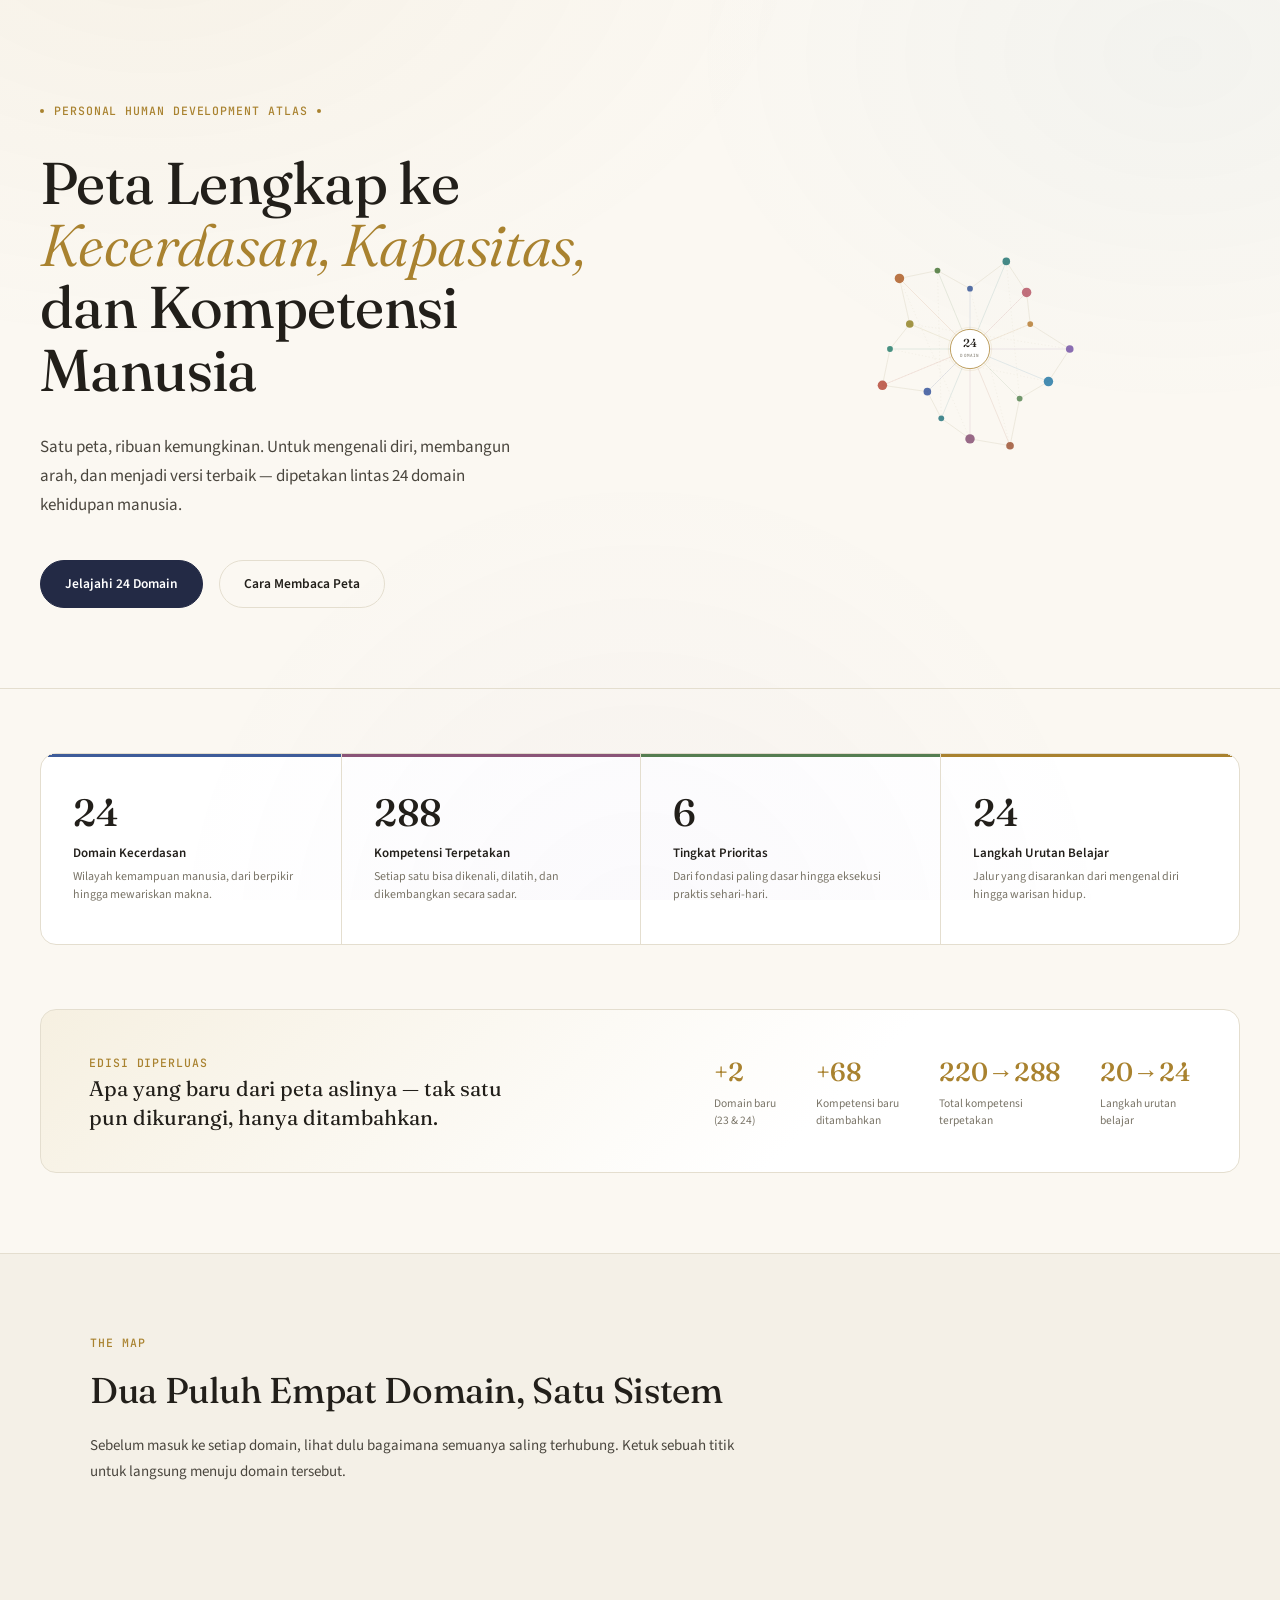
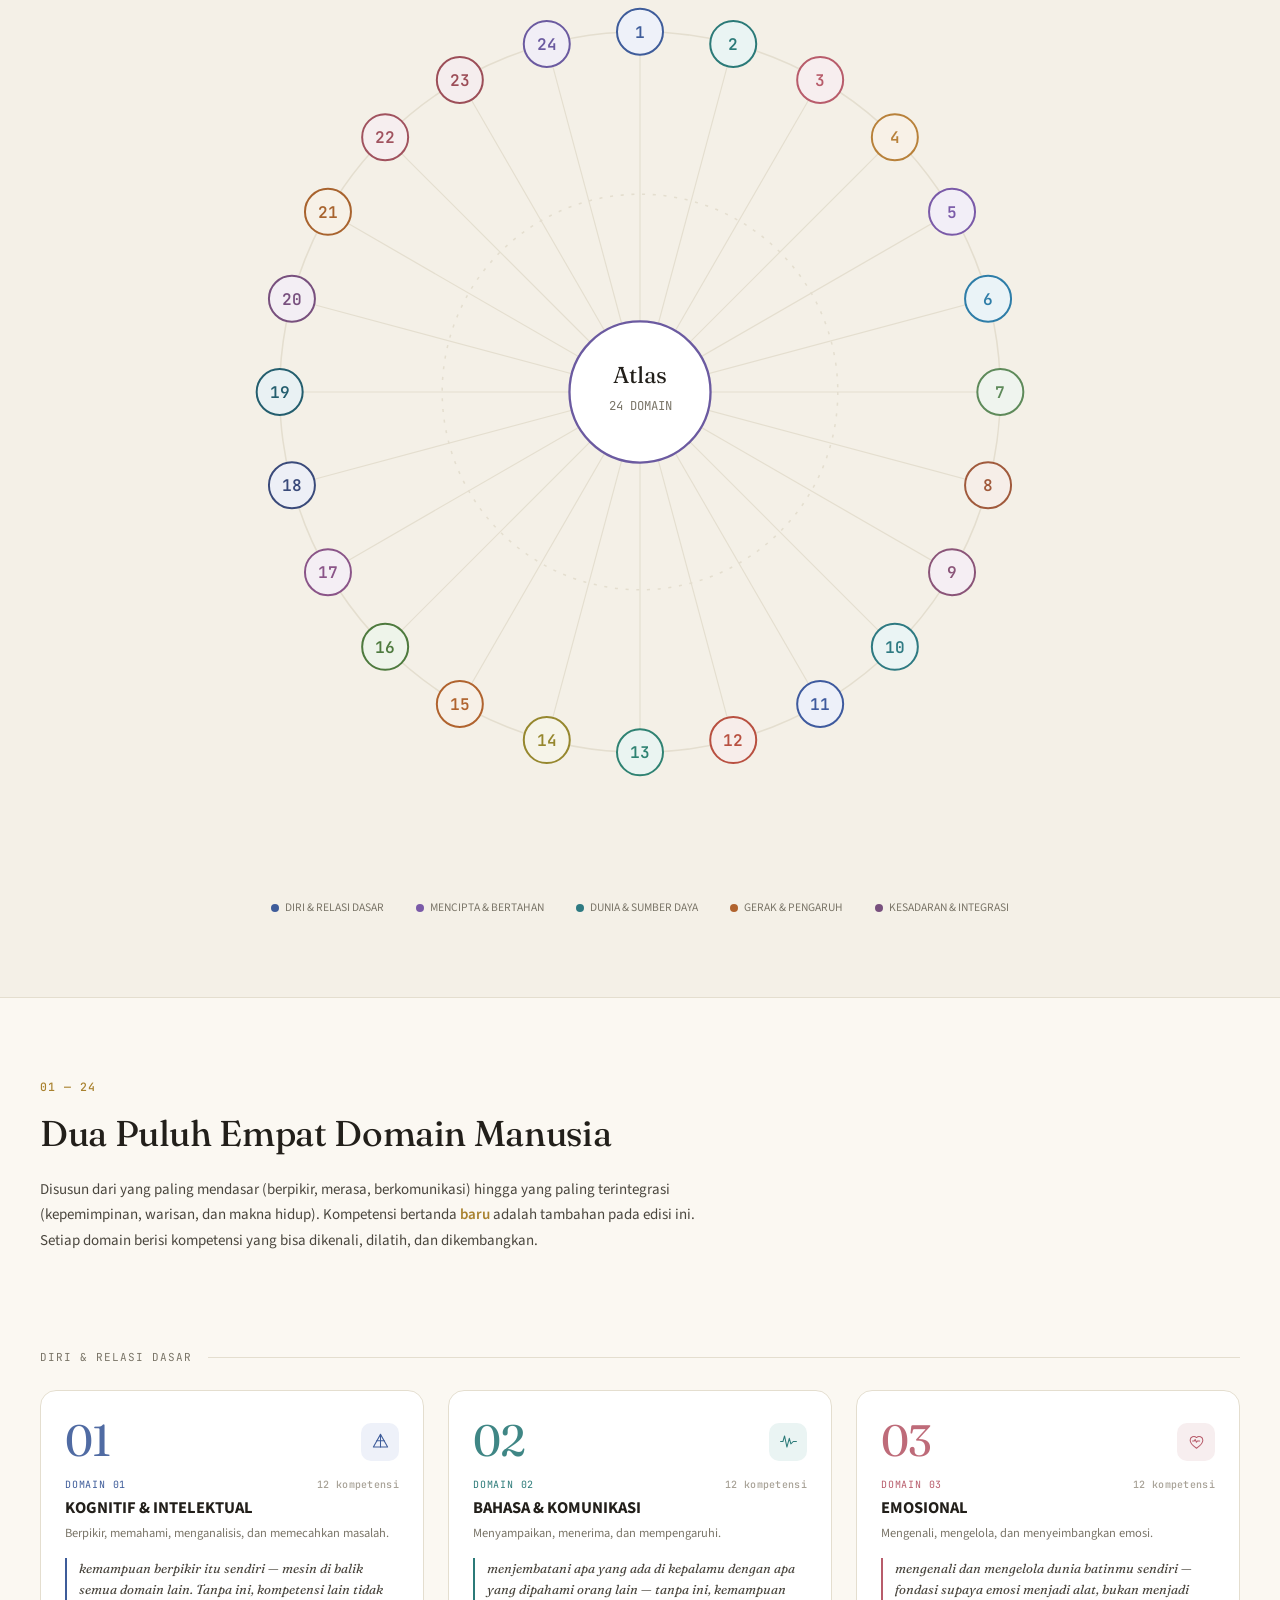
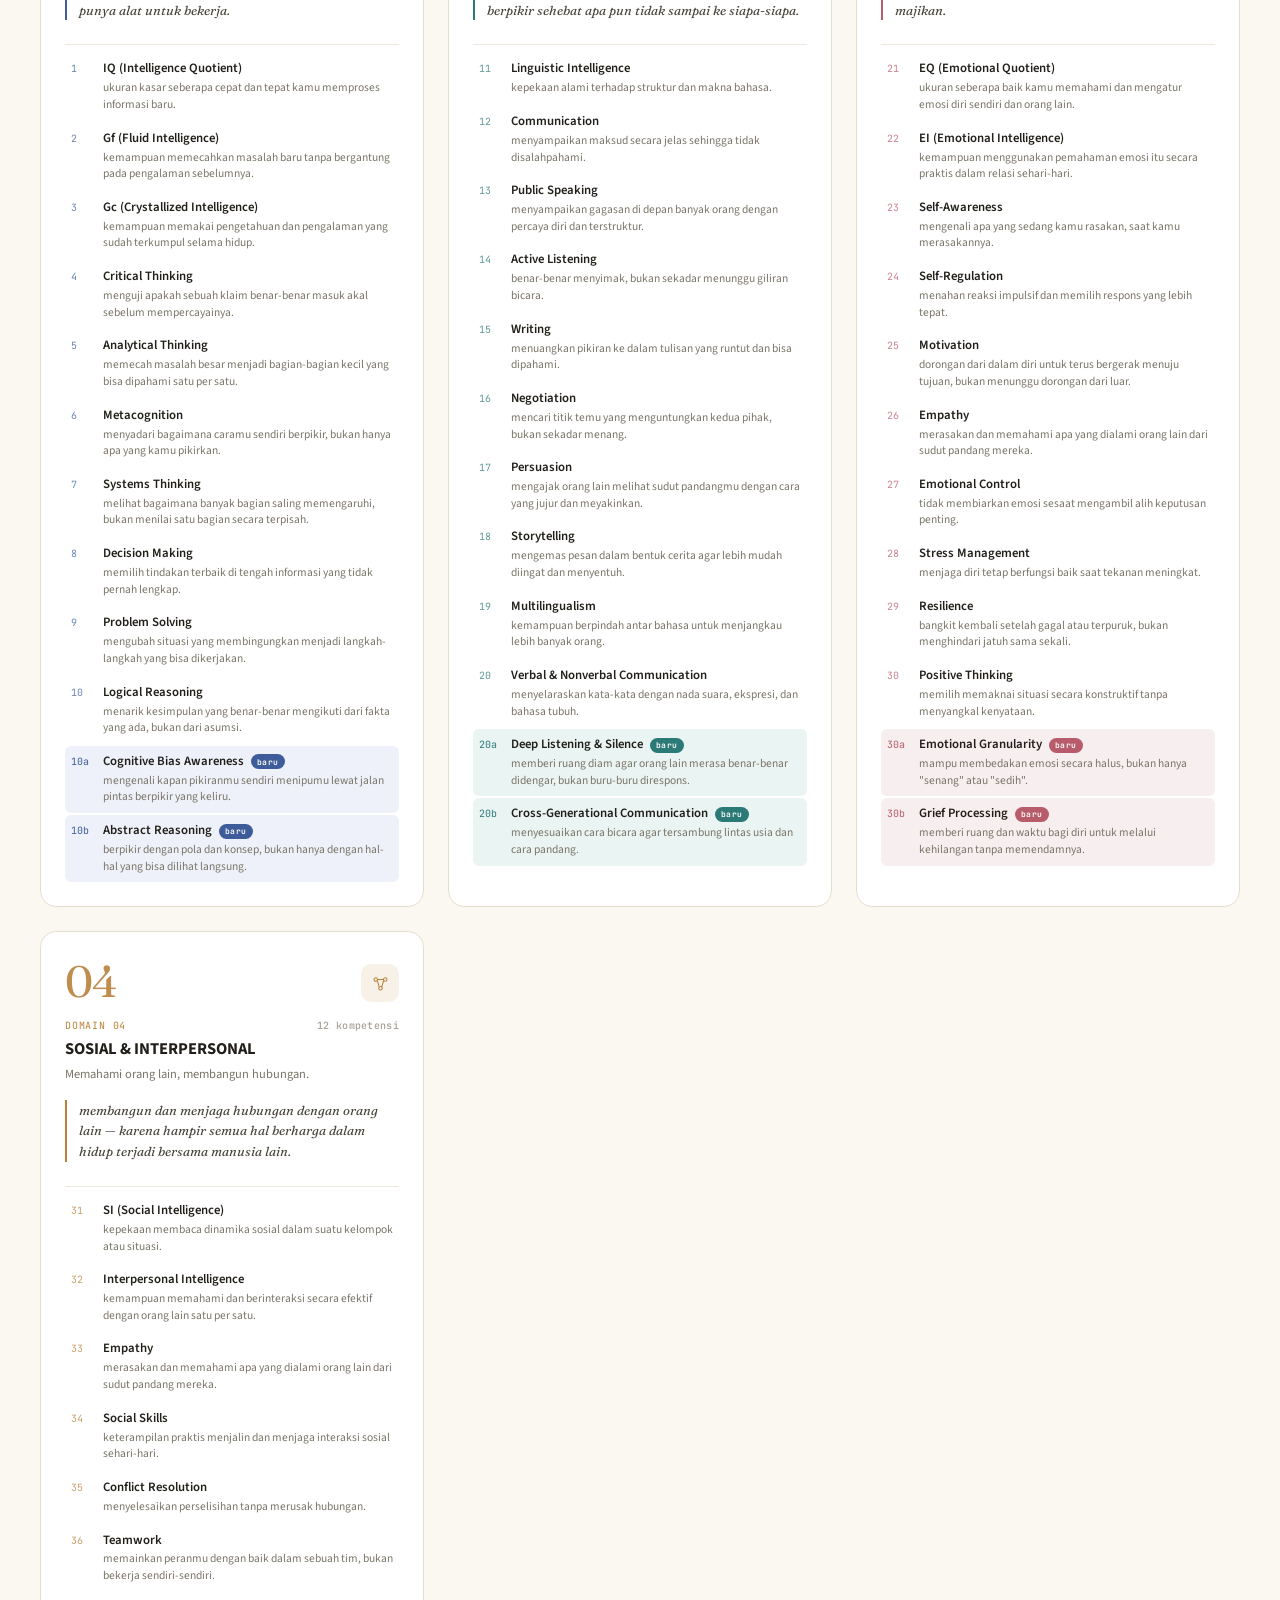
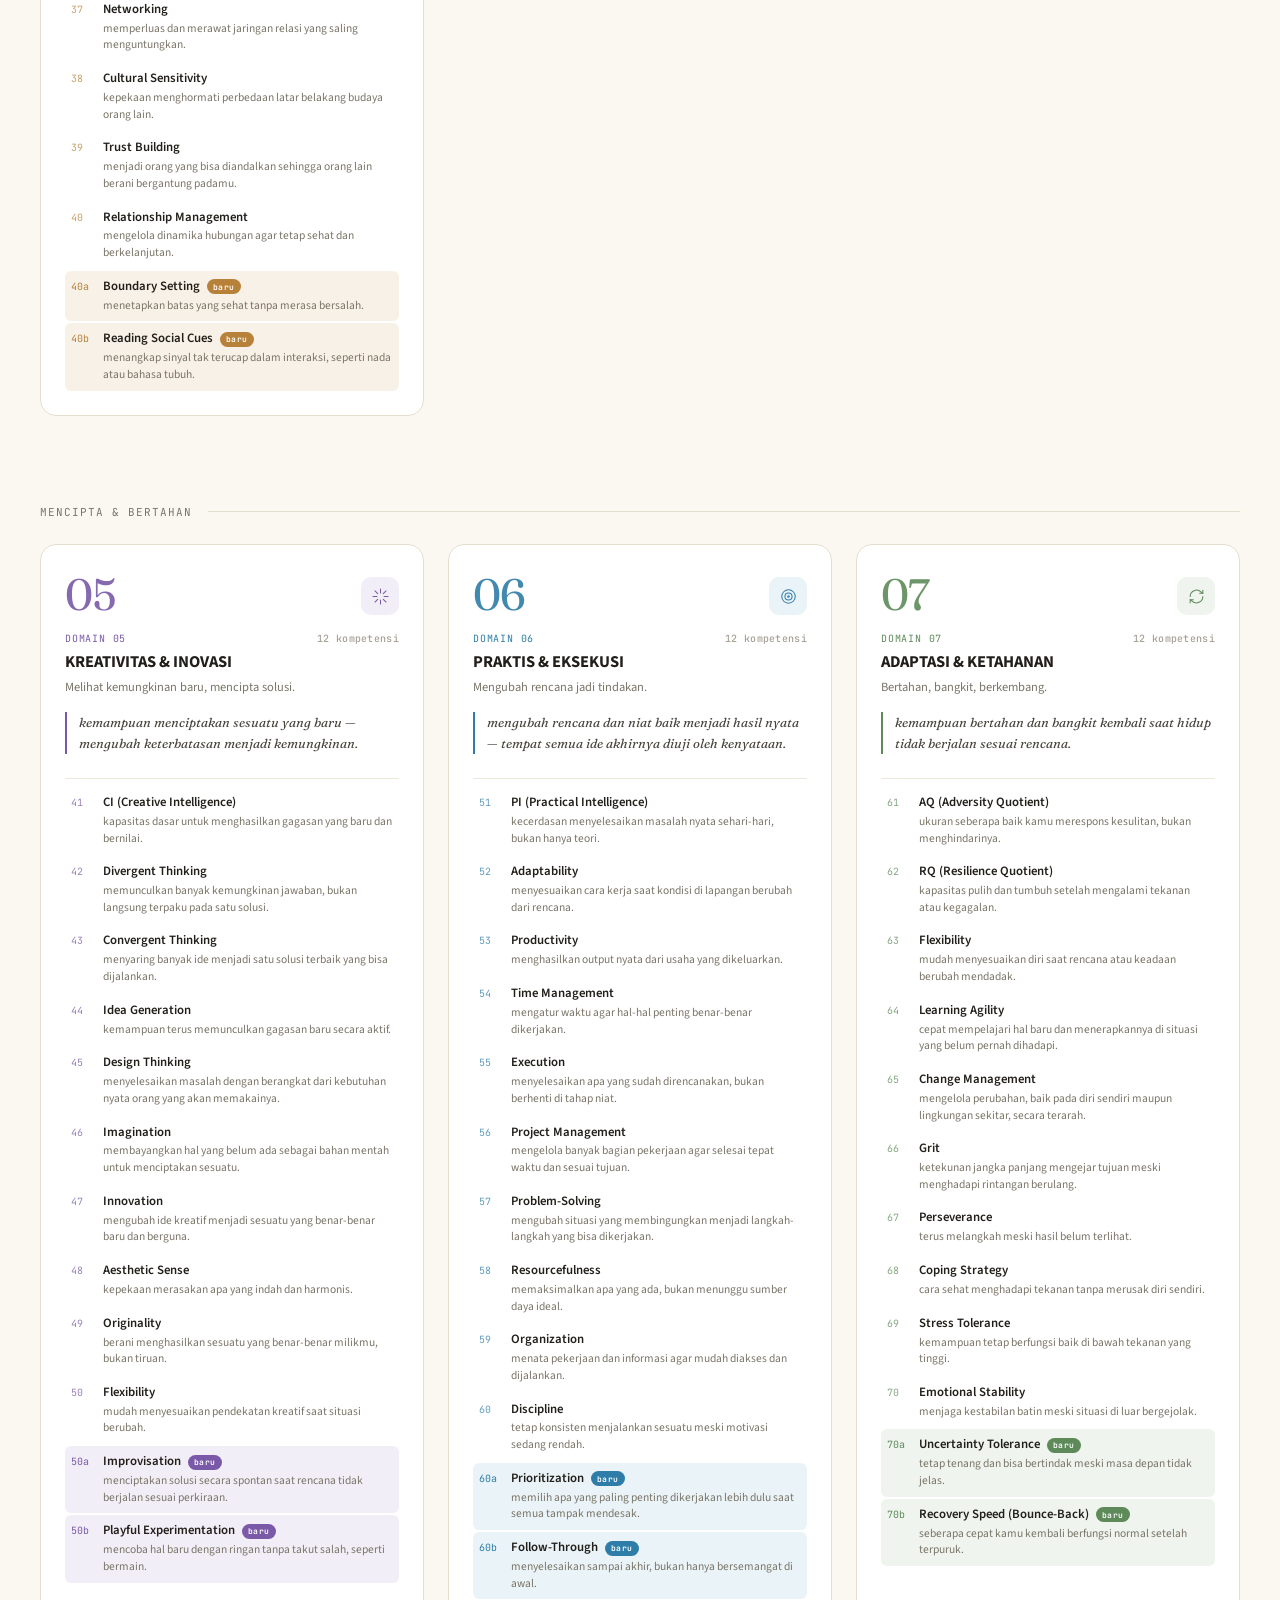
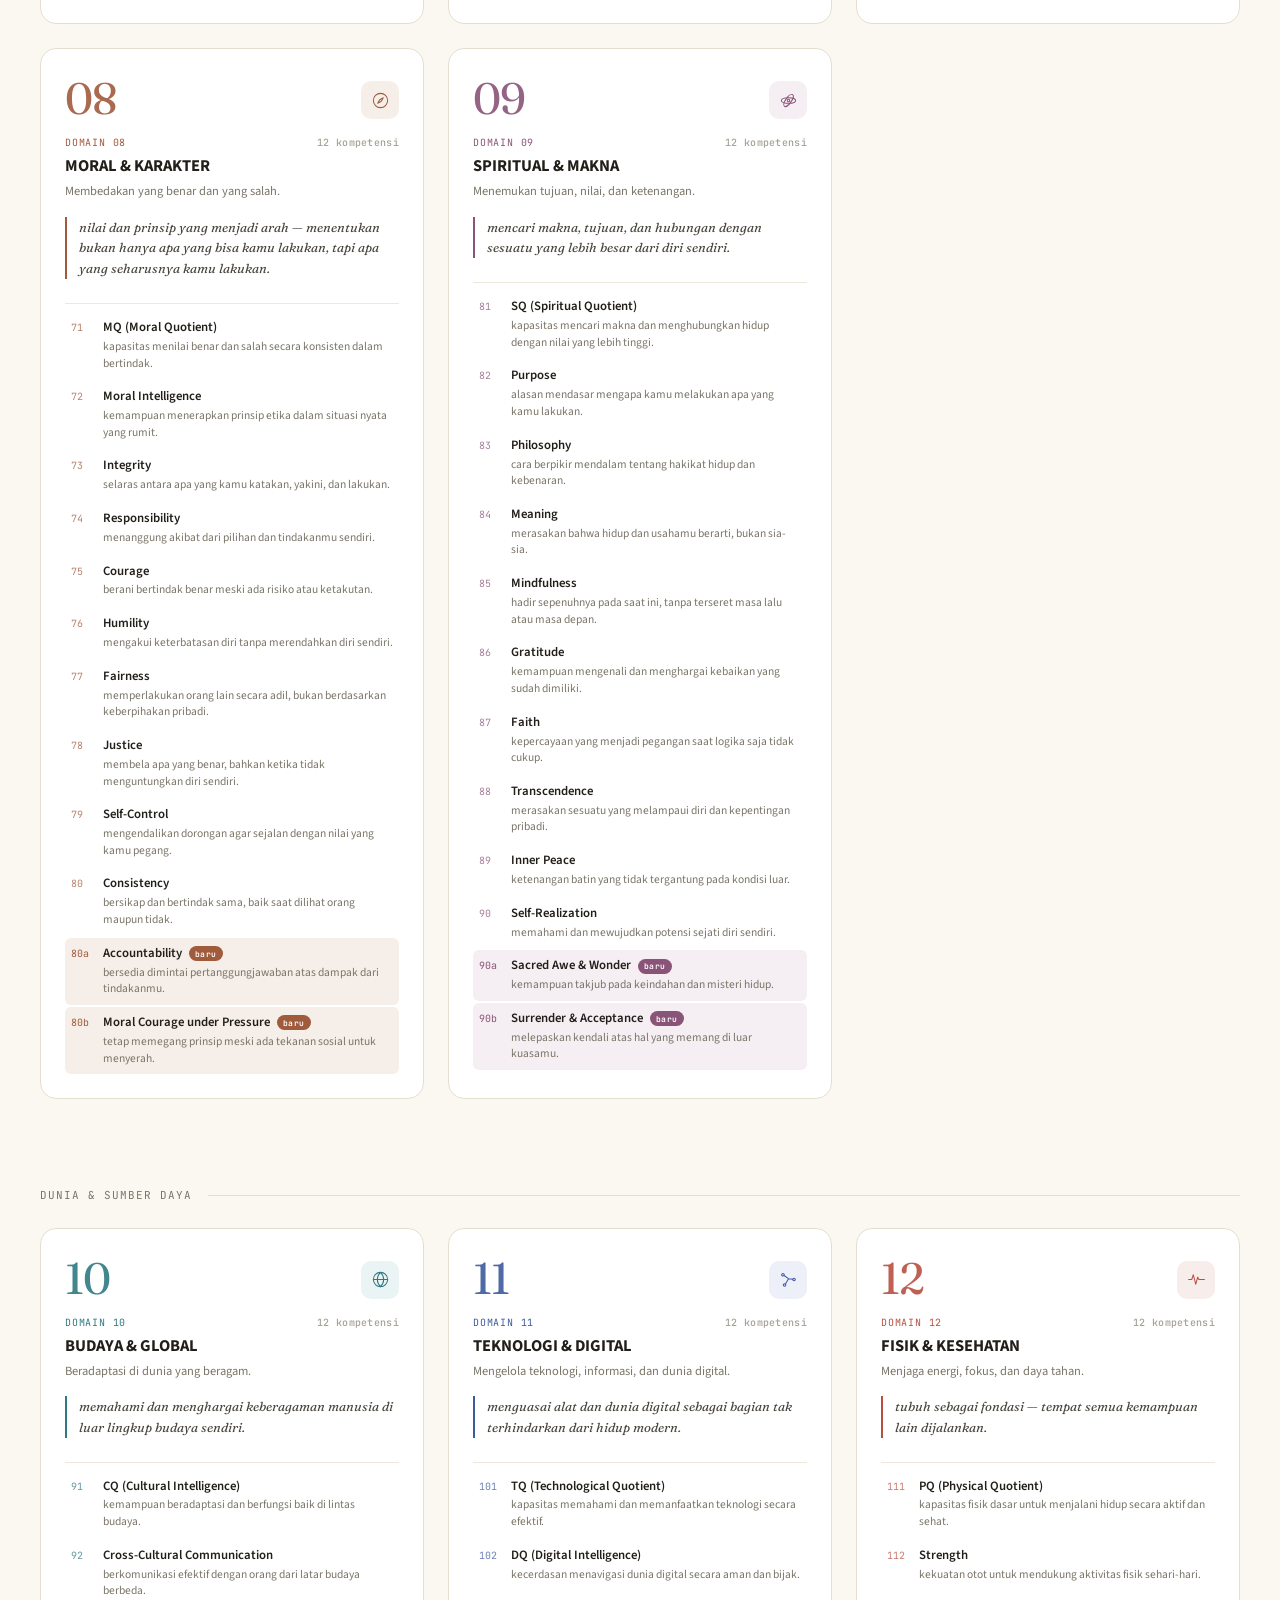
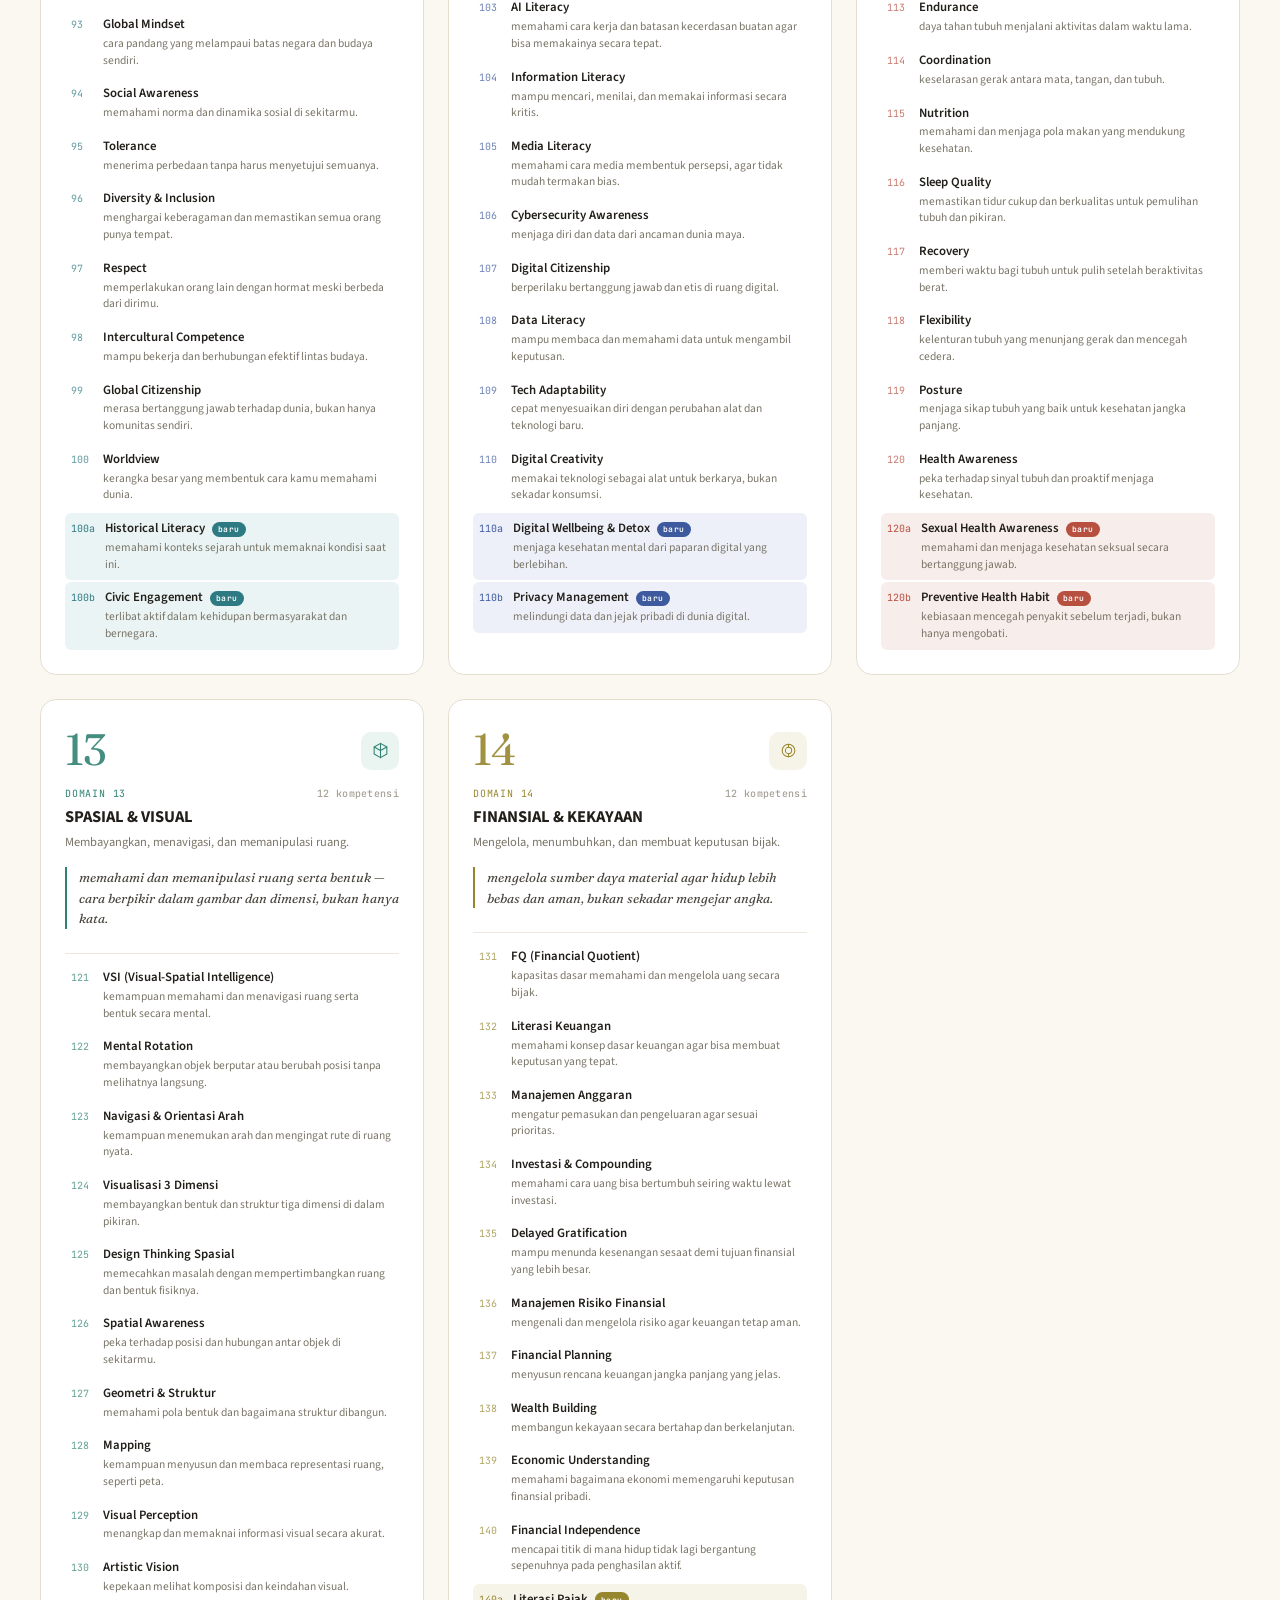
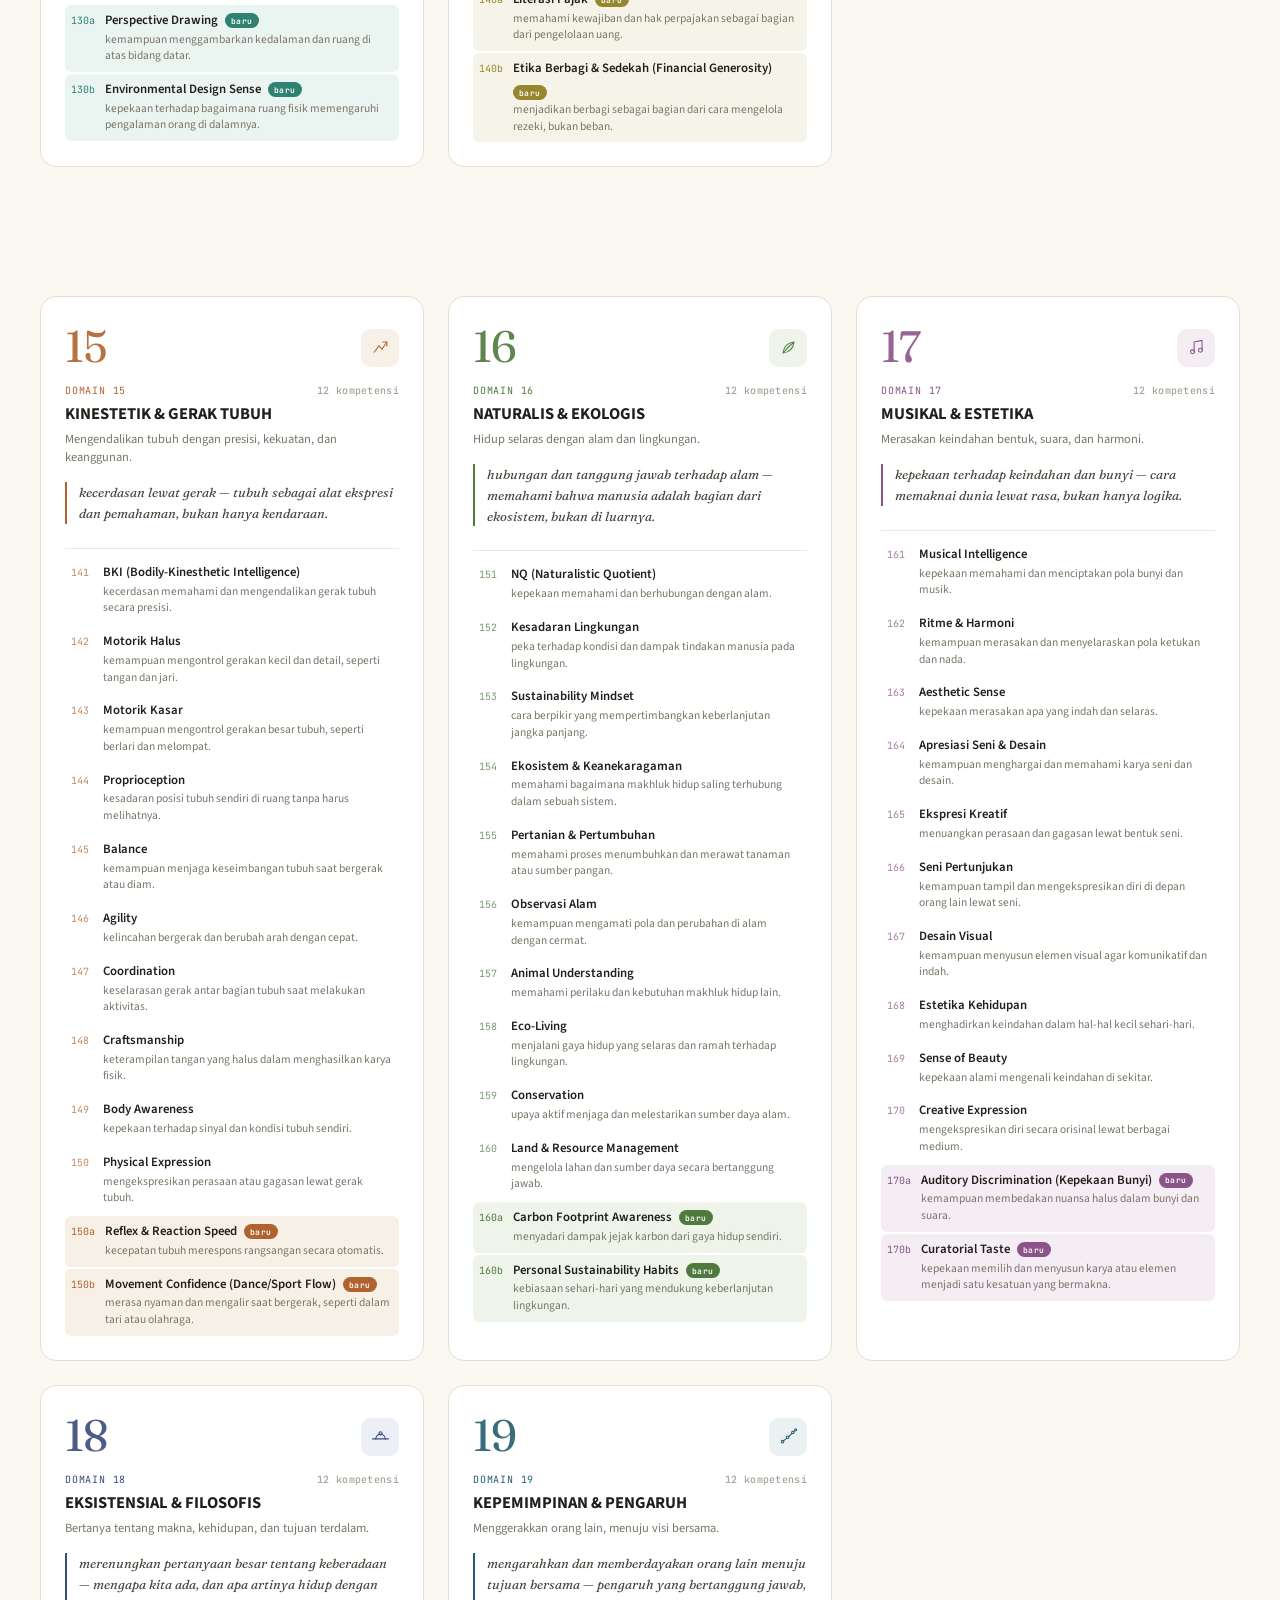
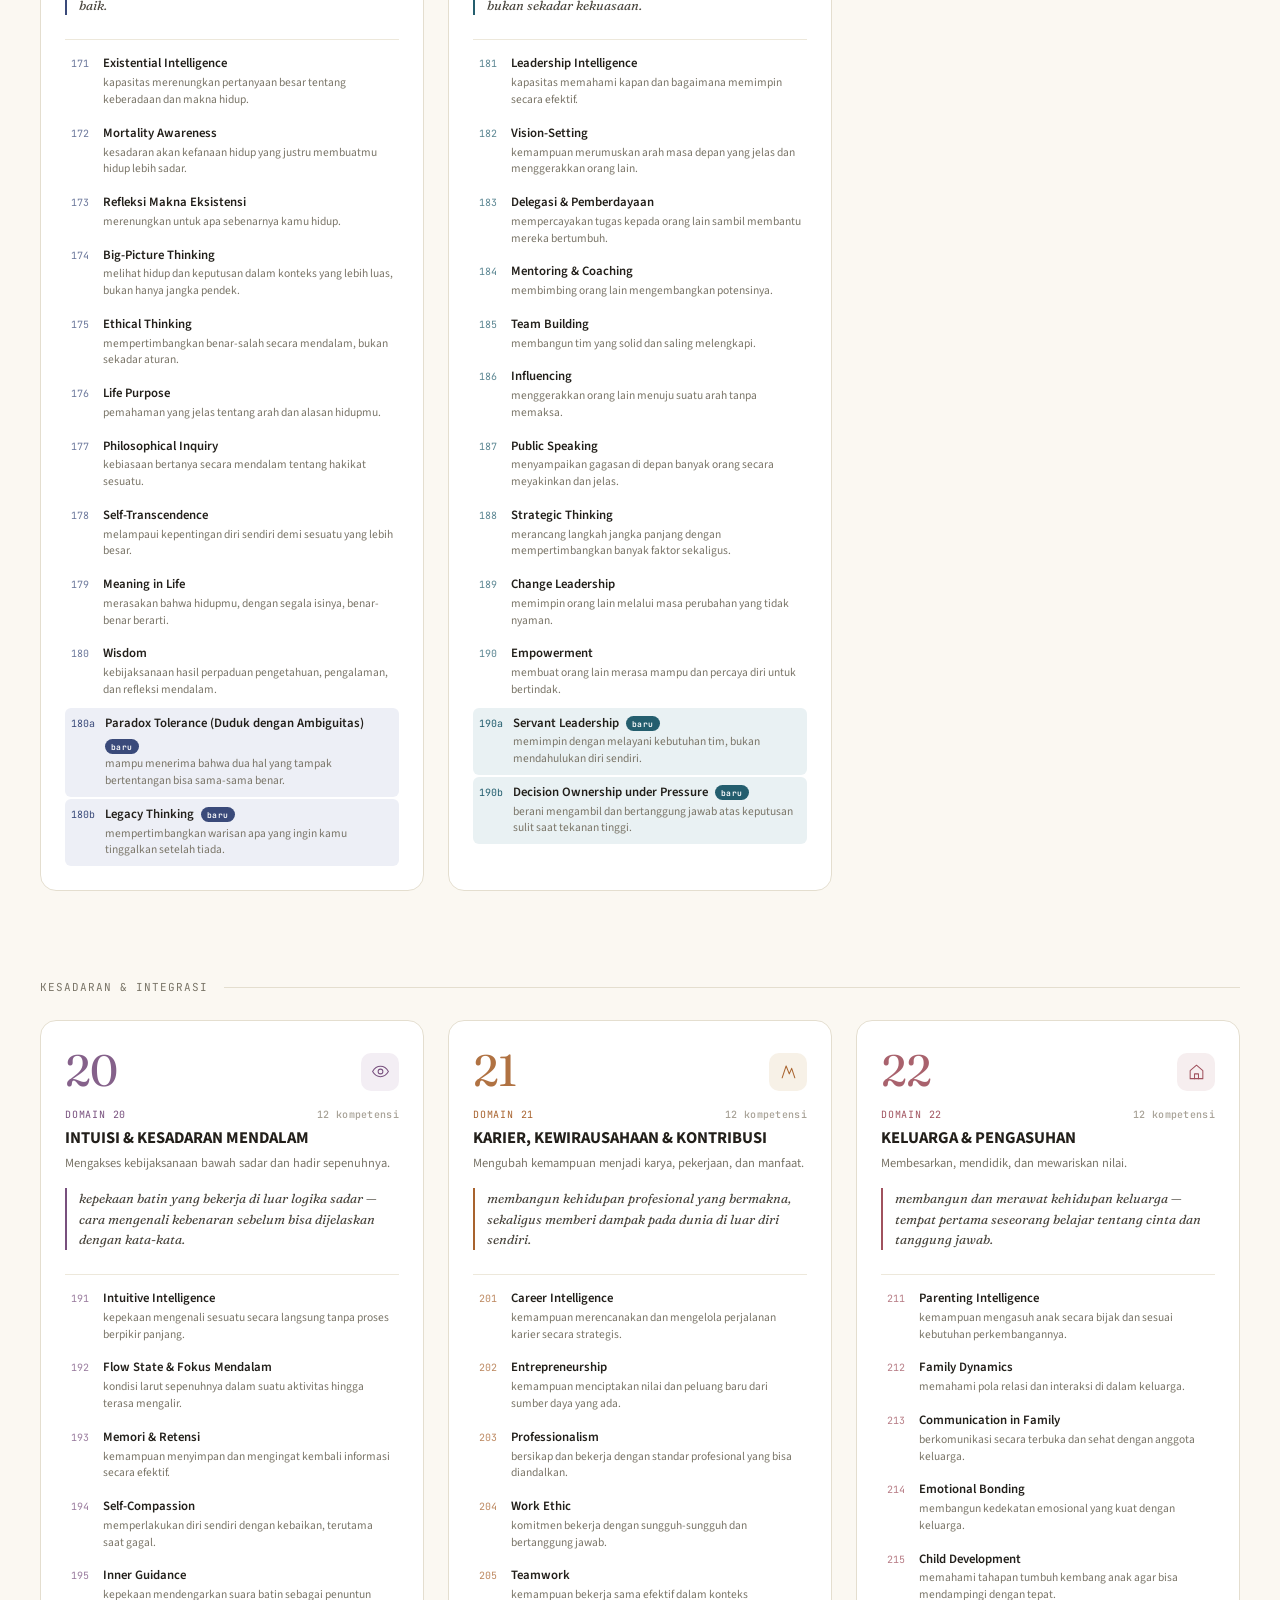
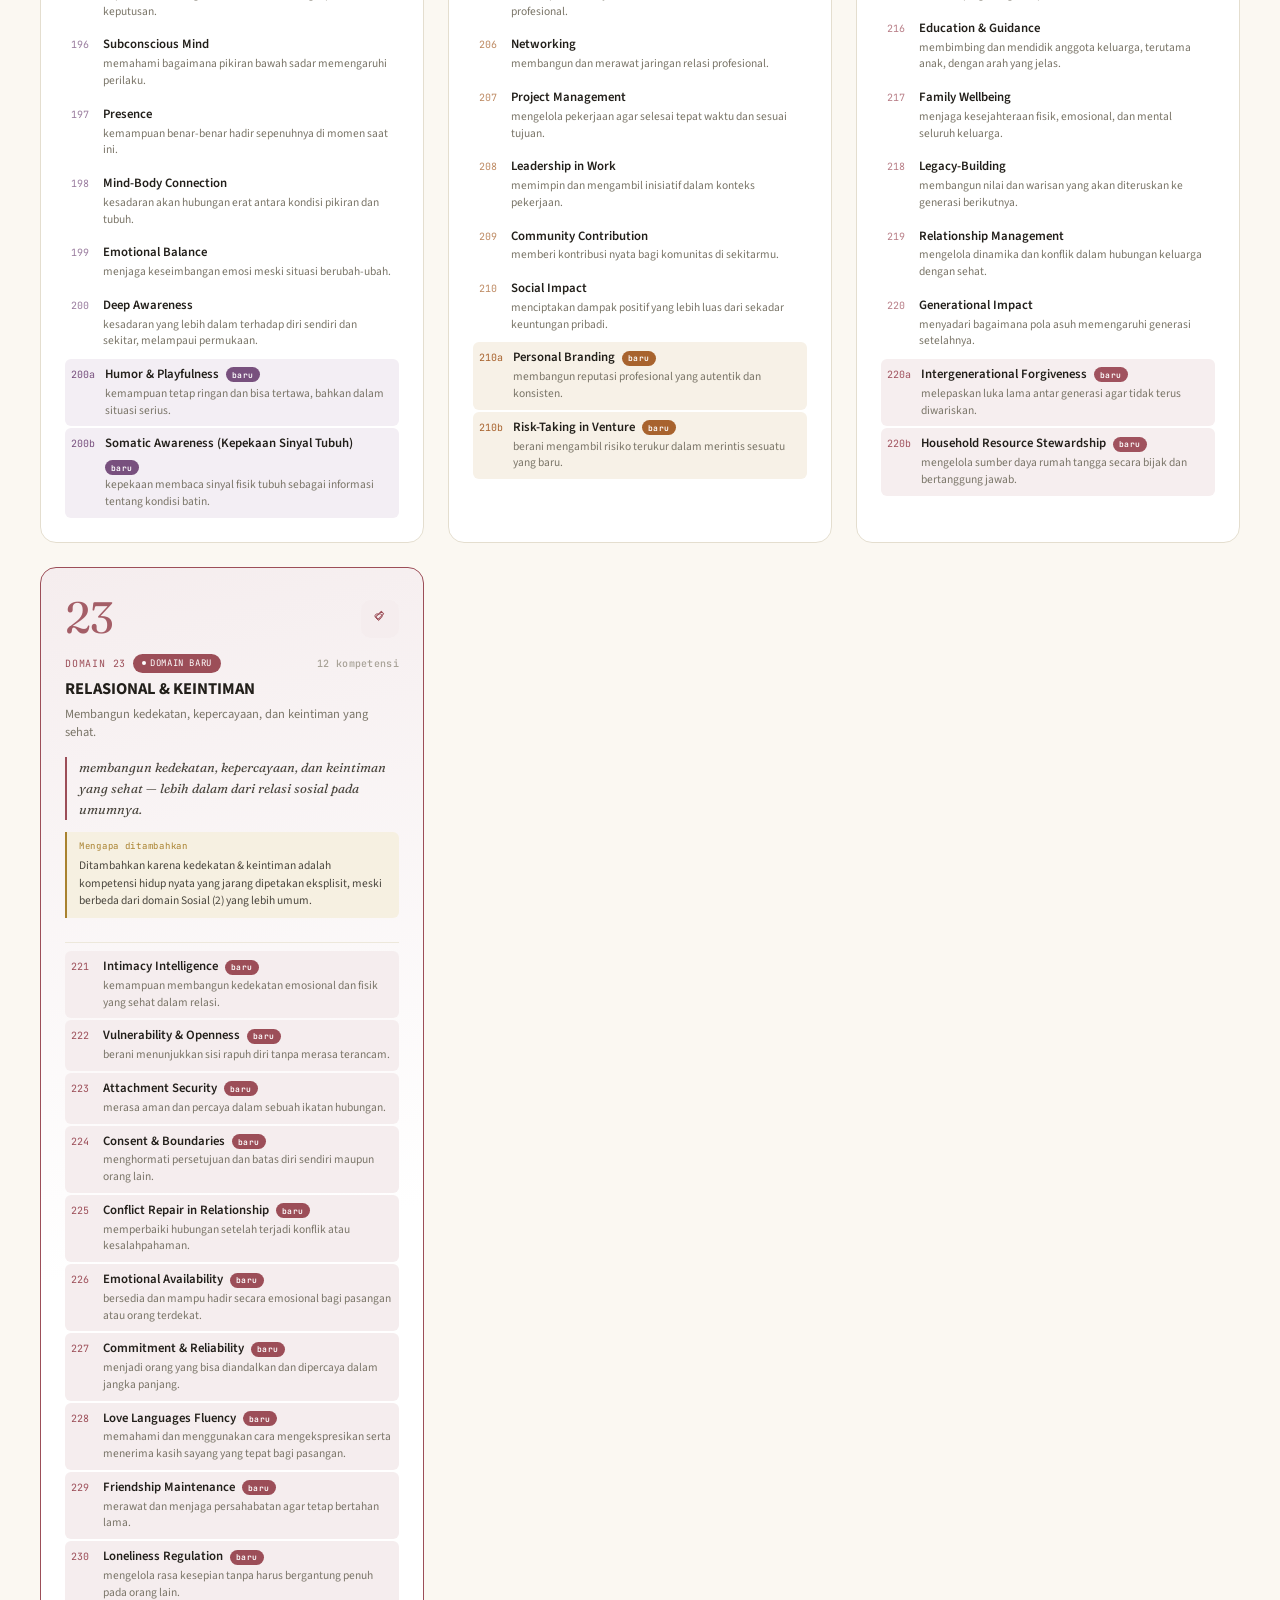
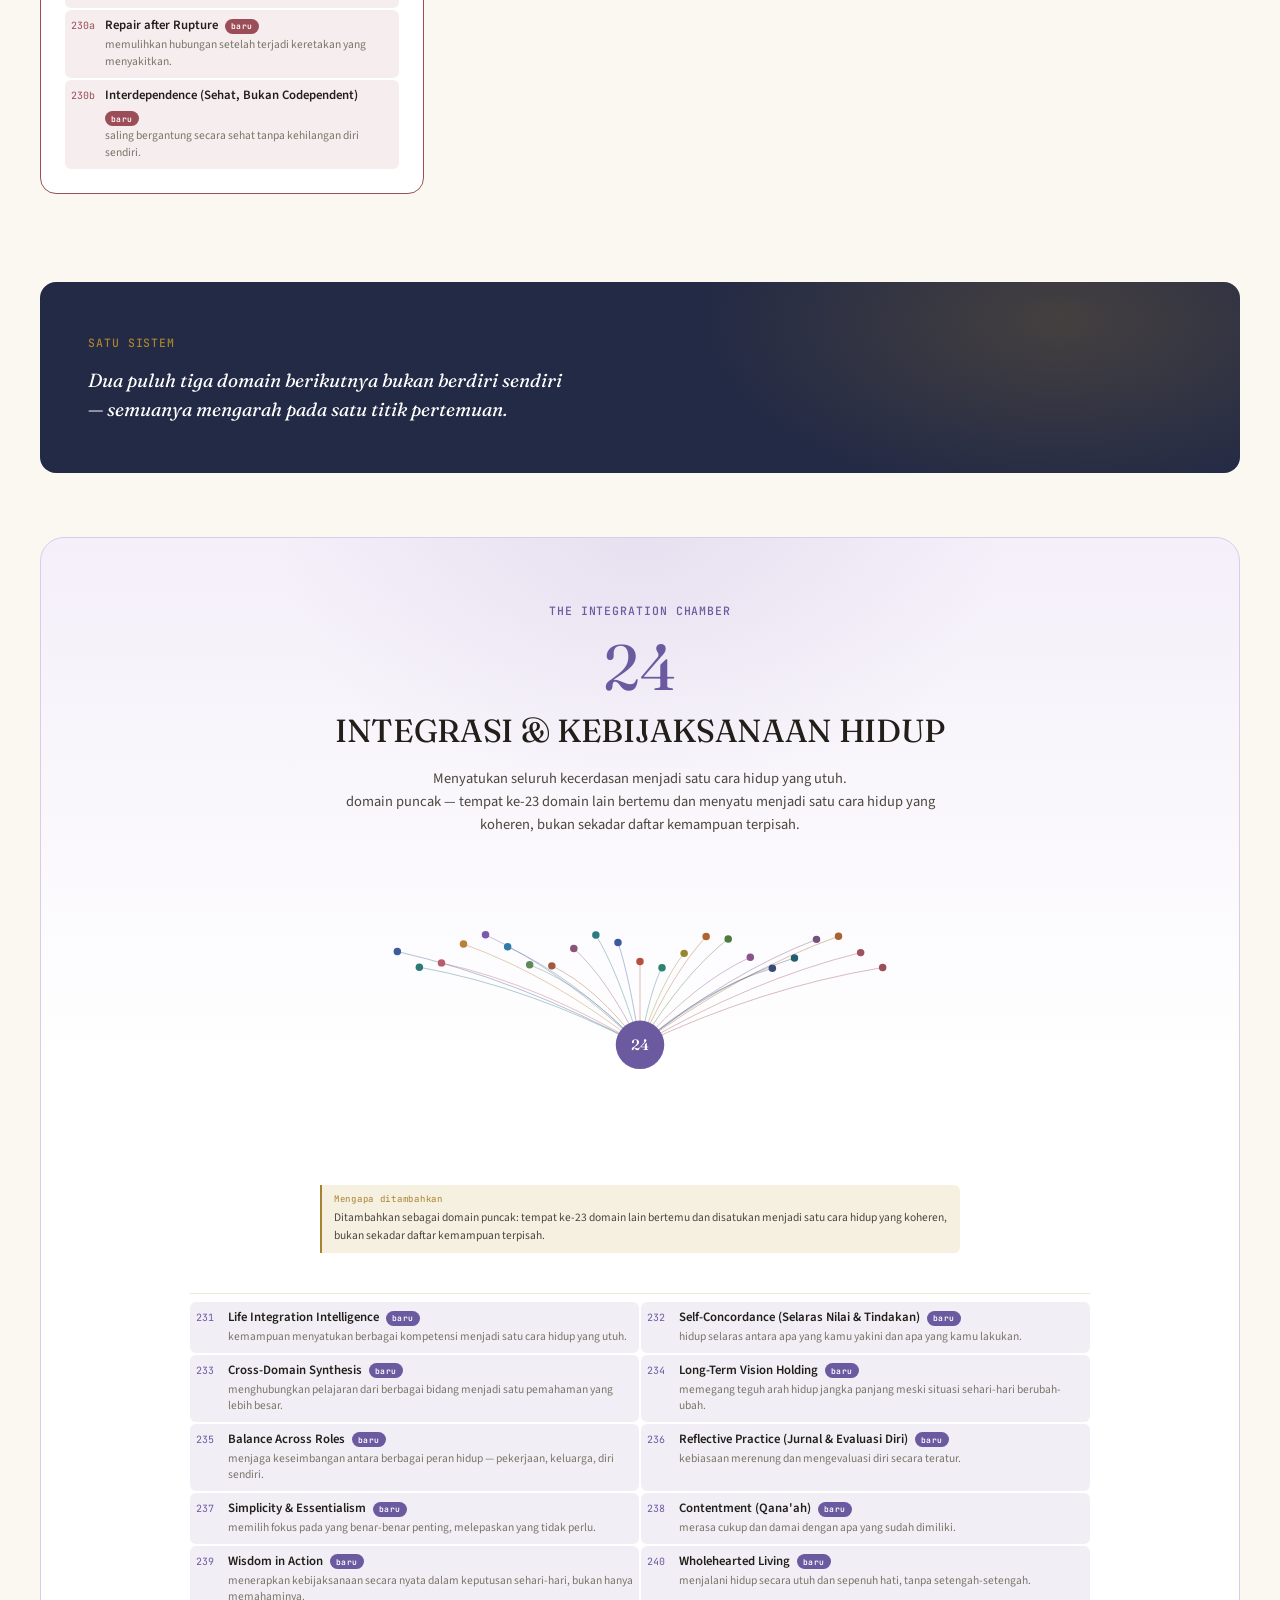
<file: atlas_redesign.html>
<!DOCTYPE html>
<html lang="id">
<head>
<meta charset="UTF-8">
<meta name="viewport" content="width=device-width, initial-scale=1.0, viewport-fit=cover">
<title>Peta Lengkap Kecerdasan, Kapasitas &amp; Kompetensi Manusia — Atlas Pengembangan Diri</title>
<link rel="preconnect" href="https://fonts.googleapis.com">
<link rel="preconnect" href="https://fonts.gstatic.com" crossorigin>
<link href="https://fonts.googleapis.com/css2?family=Fraunces:ital,opsz,wght@0,9..144,340;0,9..144,400;0,9..144,440;0,9..144,500;0,9..144,600;1,9..144,340;1,9..144,400&family=Source+Sans+3:wght@400;500;600;700;800&family=JetBrains+Mono:wght@400;500;600&display=swap" rel="stylesheet">
<style>
/* ============================================================
   PERSONAL HUMAN DEVELOPMENT ATLAS — Design System
   Light Human Atlas: warm ivory base, muted domain-specific colors,
   editorial serif display + humanist sans body, precise spacing scale.
   ============================================================ */

:root{
  /* ---- Layered light backgrounds ---- */
  --bg-main:#FBF8F2;        /* warm ivory — page background */
  --bg-section:#F4F0E7;     /* soft neutral — section band background */
  --bg-surface:#FFFFFF;     /* white — domain card surface */
  --bg-raised:#FFFFFF;

  /* ---- Ink / text ---- */
  --ink-1:#221F1A;          /* primary text — warm near-black, not pure black */
  --ink-2:#4A463E;          /* secondary text */
  --ink-3:#7A7568;          /* tertiary / caption text */
  --ink-4:#A7A196;          /* faint / metadata */
  --hairline:#E4DECF;       /* structural hairline border */
  --hairline-soft:#EDE8DB;

  /* ---- Contrast accents (not tied to a single domain) ---- */
  --navy:#232A45;           /* deep navy — reserved for contrast elements */
  --navy-tint:#EEF0F5;
  --gold:#A9822F;           /* muted warm amber — system accent, used sparingly */
  --gold-tint:#F6F0E1;

  /* ---- Spacing scale (section 17) ---- */
  --sp-1:4px;  --sp-2:8px;  --sp-3:12px; --sp-4:16px;
  --sp-5:24px; --sp-6:32px; --sp-7:40px; --sp-8:48px;
  --sp-9:64px; --sp-10:80px; --sp-11:96px;

  /* ---- Radius tokens ---- */
  --r-sm:6px; --r-md:10px; --r-lg:16px; --r-xl:24px; --r-pill:999px;

  /* ---- Shadow tokens (restrained) ---- */
  --shadow-sm:0 1px 2px rgba(34,31,26,0.05);
  --shadow-md:0 4px 16px rgba(34,31,26,0.06);
  --shadow-lg:0 12px 36px rgba(34,31,26,0.09);

  /* ---- Transition tokens ---- */
  --ease:cubic-bezier(.2,.7,.3,1);
  --t-fast:160ms; --t-med:240ms;

  /* ---- Grid tokens ---- */
  --content-max:1440px;
  --gutter:40px;
}

@media (max-width:720px){
  :root{ --gutter:20px; }
}

*{margin:0;padding:0;box-sizing:border-box;}
html{scroll-behavior:smooth;}
@media (prefers-reduced-motion:reduce){
  html{scroll-behavior:auto;}
  *{animation-duration:0.001ms !important;animation-iteration-count:1 !important;transition-duration:0.001ms !important;}
}

body{
  background:var(--bg-main);
  color:var(--ink-1);
  font-family:'Source Sans 3','Inter',sans-serif;
  -webkit-font-smoothing:antialiased;
  overflow-x:hidden;
  line-height:1.5;
}

/* subtle paper texture / warmth — function: gives the ivory field quiet depth */
body::before{
  content:"";
  position:fixed;inset:0;
  background-image:
    radial-gradient(ellipse 1100px 700px at 12% -8%, rgba(169,130,47,0.05), transparent 60%),
    radial-gradient(ellipse 900px 650px at 92% 6%, rgba(46,125,168,0.04), transparent 55%),
    radial-gradient(ellipse 800px 800px at 50% 105%, rgba(122,90,168,0.035), transparent 60%);
  pointer-events:none;
  z-index:0;
}

.wrap{position:relative;z-index:1;max-width:var(--content-max);margin:0 auto;padding:0 var(--gutter);}

a{color:inherit;}
::selection{background:rgba(169,130,47,0.22);}

:focus-visible{
  outline:2px solid var(--navy);
  outline-offset:3px;
  border-radius:4px;
}

/* ============ TYPE SCALE ============ */
.eyebrow{
  font-family:'JetBrains Mono',monospace;
  font-size:11.5px;
  letter-spacing:0.08em;
  color:var(--gold);
  font-weight:500;
}
h1,h2,h3{
  font-family:'Fraunces',serif;
  font-weight:440;
  color:var(--ink-1);
  letter-spacing:-0.01em;
}

/* ============ STICKY MOBILE NAV (section 23) ============ */
.mini-nav{
  position:sticky; top:0; z-index:50;
  display:none;
  background:rgba(251,248,242,0.92);
  backdrop-filter:blur(10px);
  border-bottom:1px solid var(--hairline);
  padding:10px var(--gutter);
  gap:6px;
  overflow-x:auto;
  -webkit-overflow-scrolling:touch;
}
.mini-nav a{
  flex-shrink:0;
  font-family:'JetBrains Mono',monospace;
  font-size:10.5px;
  letter-spacing:0.05em;
  text-transform:uppercase;
  color:var(--ink-3);
  text-decoration:none;
  padding:7px 13px;
  border-radius:var(--r-pill);
  border:1px solid var(--hairline);
  background:var(--bg-surface);
  white-space:nowrap;
}
.mini-nav a:active{background:var(--navy);color:#fff;border-color:var(--navy);}

/* ============ HERO — the atlas cover ============ */
.hero{
  position:relative;
  padding:var(--sp-11) var(--gutter) var(--sp-10);
  overflow:hidden;
  border-bottom:1px solid var(--hairline);
}
.hero-grid{
  max-width:var(--content-max);
  margin:0 auto;
  display:grid;
  grid-template-columns:1.05fr 0.95fr;
  gap:var(--sp-9);
  align-items:center;
}
.hero-eyebrow{
  display:inline-flex;
  align-items:center;
  gap:10px;
  margin-bottom:var(--sp-6);
}
.hero-eyebrow .dot{width:4px;height:4px;background:var(--gold);border-radius:50%;}
.hero h1{
  font-size:clamp(38px,4.6vw,68px);
  line-height:1.06;
  max-width:640px;
}
.hero h1 .em{
  font-style:italic;
  font-weight:340;
  color:var(--gold);
}
.hero-sub{
  margin-top:var(--sp-6);
  max-width:480px;
  font-size:17px;
  line-height:1.7;
  color:var(--ink-2);
  font-weight:400;
}
.hero-cta{
  margin-top:var(--sp-7);
  display:flex;
  gap:var(--sp-4);
  flex-wrap:wrap;
}
.btn{
  font-family:'Source Sans 3',sans-serif;
  font-size:13.5px;
  font-weight:600;
  padding:13px 24px;
  border-radius:var(--r-pill);
  cursor:pointer;
  transition:transform var(--t-fast) var(--ease), box-shadow var(--t-fast) var(--ease);
  text-decoration:none;
  display:inline-flex;
  align-items:center;
  gap:8px;
}
.btn-primary{background:var(--navy);color:#fff;border:1px solid var(--navy);}
.btn-primary:hover{transform:translateY(-1px);box-shadow:var(--shadow-md);}
.btn-ghost{background:transparent;color:var(--ink-1);border:1px solid var(--hairline);}
.btn-ghost:hover{border-color:var(--ink-3);}

/* Hero visual: abstract constellation of human capability */
.hero-visual{
  position:relative;
  aspect-ratio:1/1;
  max-width:520px;
  margin:0 auto;
}
.hero-visual svg{width:100%;height:100%;}
.hero-visual .hv-node{transition:opacity 400ms ease;}

/* ============ ATLAS METRICS (section 4) ============ */
.metrics{
  max-width:var(--content-max);
  margin:0 auto;
  padding:0 var(--gutter);
  margin-top:var(--sp-9);
}
.metrics-grid{
  display:grid;
  grid-template-columns:repeat(4,1fr);
  border:1px solid var(--hairline);
  border-radius:var(--r-lg);
  overflow:hidden;
  background:var(--bg-surface);
}
.metric{
  padding:var(--sp-7) var(--sp-6);
  border-left:1px solid var(--hairline);
  position:relative;
}
.metric:first-child{border-left:none;}
.metric::before{
  content:"";
  position:absolute;top:0;left:0;right:0;height:3px;
  background:var(--metric-accent, var(--gold));
}
.metric .num{
  font-family:'Fraunces',serif;
  font-size:38px;
  font-weight:500;
  color:var(--ink-1);
  line-height:1;
}
.metric .lbl{
  margin-top:var(--sp-3);
  font-size:13px;
  font-weight:600;
  color:var(--ink-1);
}
.metric .desc{
  margin-top:4px;
  font-size:12px;
  color:var(--ink-3);
  line-height:1.5;
}

@media (max-width:980px){
  .hero-grid{grid-template-columns:1fr;gap:var(--sp-7);}
  .hero-visual{max-width:360px;order:-1;}
  .hero h1{max-width:100%;}
}
@media (max-width:640px){
  .metrics-grid{grid-template-columns:1fr 1fr;}
  .metric{border-left:none;border-top:1px solid var(--hairline);}
  .metric:nth-child(1),.metric:nth-child(2){border-top:none;}
  .metric:nth-child(odd){border-left:none;}
  .metric:nth-child(even){border-left:1px solid var(--hairline);}
  .hero{padding:var(--sp-9) var(--gutter) var(--sp-8);}
  .mini-nav{display:flex;}
}

/* ============ SECTION HEADERS ============ */
.section-head{
  padding:var(--sp-10) var(--gutter) var(--sp-6);
  max-width:var(--content-max);
  margin:0 auto;
}
.section-head .eyebrow{display:block;margin-bottom:var(--sp-3);}
.section-head h2{
  font-size:clamp(26px,2.8vw,38px);
  max-width:720px;
}
.section-head p{
  margin-top:var(--sp-4);
  font-size:15px;
  line-height:1.7;
  color:var(--ink-2);
  max-width:680px;
}
.section-head p .hl{color:var(--gold);font-weight:600;}

/* ============ WHAT'S NEW BAND ============ */
.whatsnew{
  max-width:var(--content-max);
  margin:var(--sp-9) auto 0;
  padding:0 var(--gutter);
}
.whatsnew-inner{
  border:1px solid var(--hairline);
  border-radius:var(--r-lg);
  background:linear-gradient(135deg, var(--gold-tint), var(--bg-surface) 65%);
  padding:var(--sp-7) var(--sp-8);
  display:flex;
  gap:var(--sp-8);
  flex-wrap:wrap;
  align-items:center;
}
.whatsnew-copy{flex:1;min-width:260px;}
.whatsnew-copy .eyebrow{margin-bottom:var(--sp-2);}
.whatsnew-copy .headline{
  font-family:'Fraunces',serif;
  font-size:21px;
  color:var(--ink-1);
  line-height:1.4;
  max-width:420px;
}
.whatsnew-stats{display:flex;gap:var(--sp-7);flex-wrap:wrap;}
.whatsnew-stat .num{font-family:'Fraunces',serif;font-size:26px;color:var(--gold);font-weight:500;}
.whatsnew-stat .lbl{font-size:11.5px;color:var(--ink-3);margin-top:4px;line-height:1.4;}

/* ============ THE MAP (radial overview, section 5) ============ */
.atlas-map-section{
  background:var(--bg-section);
  border-top:1px solid var(--hairline);
  border-bottom:1px solid var(--hairline);
  padding:var(--sp-10) 0 var(--sp-10);
  margin-top:var(--sp-10);
}
.map-wrap{
  max-width:1180px;
  margin:0 auto;
  padding:0 var(--gutter);
}
.map-visual{
  position:relative;
  width:100%;
  max-width:920px;
  margin:var(--sp-8) auto 0;
  aspect-ratio:1/1;
}
.map-visual svg{width:100%;height:100%;overflow:visible;}
.map-node{
  cursor:pointer;
  transition:transform var(--t-fast) var(--ease);
}
.map-node:hover{transform:scale(1.18);}
.map-node text{
  font-family:'JetBrains Mono',monospace;
  pointer-events:none;
  user-select:none;
}
.map-legend{
  margin-top:var(--sp-7);
  display:flex;
  flex-wrap:wrap;
  gap:var(--sp-2) var(--sp-6);
  justify-content:center;
  font-size:11.5px;
  color:var(--ink-3);
}
.map-legend span{display:inline-flex;align-items:center;gap:6px;}
.map-legend i{width:8px;height:8px;border-radius:50%;display:inline-block;}

@media (max-width:640px){
  .whatsnew-inner{padding:var(--sp-6);}
  .whatsnew-stats{gap:var(--sp-5);}
}

/* ============ DOMAIN GROUP LABEL (visual rhythm dividers) ============ */
.domain-group-label{
  max-width:var(--content-max);
  margin:var(--sp-9) auto var(--sp-5);
  padding:0 var(--gutter);
  display:flex;
  align-items:center;
  gap:var(--sp-4);
}
.domain-group-label .tag{
  font-family:'JetBrains Mono',monospace;
  font-size:11px;
  letter-spacing:0.09em;
  color:var(--ink-3);
  white-space:nowrap;
}
.domain-group-label .rule{height:1px;background:var(--hairline);flex:1;}

/* ============ DOMAIN GRID & CARD ============ */
.domain-grid{
  display:grid;
  grid-template-columns:repeat(3,1fr);
  gap:var(--sp-5);
  padding:0 var(--gutter) var(--sp-5);
  max-width:var(--content-max);
  margin:0 auto;
}
.domain-card{
  --accent:#000; --tint:#fff;
  background:var(--bg-surface);
  border:1px solid var(--hairline);
  border-radius:var(--r-lg);
  padding:var(--sp-6) var(--sp-5) var(--sp-5);
  position:relative;
  transition:transform var(--t-med) var(--ease), box-shadow var(--t-med) var(--ease), border-color var(--t-med) var(--ease);
  display:flex;
  flex-direction:column;
  scroll-margin-top:70px;
}
.domain-card:hover{
  transform:translateY(-3px);
  box-shadow:var(--shadow-lg);
  border-color:var(--accent);
}
.domain-card.is-new{
  background:linear-gradient(168deg, var(--tint), var(--bg-surface) 55%);
  border-color:var(--accent);
  border-width:1.5px;
}

.domain-head{
  display:flex;
  align-items:flex-start;
  justify-content:space-between;
  gap:var(--sp-3);
  margin-bottom:var(--sp-4);
}
.domain-num{
  font-family:'Fraunces',serif;
  font-size:44px;
  font-weight:400;
  line-height:0.8;
  color:var(--accent);
  opacity:0.9;
  letter-spacing:-0.02em;
}
.domain-icon-wrap{
  width:38px;height:38px;
  border-radius:var(--r-md);
  background:var(--tint);
  display:flex;align-items:center;justify-content:center;
  flex-shrink:0;
  color:var(--accent);
}
.domain-icon{width:19px;height:19px;}

.domain-category{
  font-family:'JetBrains Mono',monospace;
  font-size:10px;
  letter-spacing:0.08em;
  color:var(--accent);
  margin-bottom:6px;
  display:flex;
  align-items:center;
  justify-content:space-between;
  gap:8px;
}
.domain-category .badge-count{
  color:var(--ink-4);
  font-weight:500;
  letter-spacing:0.03em;
}
.domain-titles h3{
  font-family:'Source Sans 3',sans-serif;
  font-weight:700;
  font-size:16.5px;
  letter-spacing:0;
  color:var(--ink-1);
  line-height:1.28;
}
.domain-titles .tagline{
  font-size:12.5px;
  color:var(--ink-3);
  margin-top:5px;
  font-weight:400;
  line-height:1.45;
}
.domain-meaning{
  font-size:13px;
  color:var(--ink-2);
  margin-top:var(--sp-4);
  font-weight:400;
  line-height:1.6;
  font-style:italic;
  font-family:'Fraunces',serif;
  border-left:2px solid var(--accent);
  padding-left:var(--sp-3);
}
.why-added{
  margin-top:var(--sp-3);
  font-size:11.5px;
  color:var(--ink-2);
  font-weight:400;
  line-height:1.55;
  border-left:2px solid var(--gold);
  padding-left:var(--sp-3);
  background:var(--gold-tint);
  padding-top:8px;padding-bottom:8px;padding-right:10px;
  border-radius:0 6px 6px 0;
}
.why-added .lbl{
  display:block;
  font-family:'JetBrains Mono',monospace;
  font-size:9px;
  letter-spacing:0.08em;
  color:var(--gold);
  margin-bottom:3px;
}

.new-domain-badge{
  display:inline-flex;
  align-items:center;
  gap:4px;
  font-family:'JetBrains Mono',monospace;
  font-size:9px;
  letter-spacing:0.07em;
  color:#fff;
  background:var(--accent);
  border-radius:var(--r-pill);
  padding:3px 9px;
  vertical-align:middle;
}
.new-domain-badge .dot{width:4px;height:4px;background:#fff;border-radius:50%;}

/* ---- Competency list ---- */
.comp-list{
  list-style:none;
  display:grid;
  grid-template-columns:1fr;
  gap:2px;
  margin-top:var(--sp-5);
  border-top:1px solid var(--hairline-soft);
  padding-top:var(--sp-2);
}
.comp-list li{
  font-size:12.8px;
  color:var(--ink-2);
  line-height:1.4;
  display:flex;
  align-items:flex-start;
  gap:10px;
  font-weight:400;
  padding:7px 6px;
  border-radius:6px;
  transition:background var(--t-fast) var(--ease);
}
.comp-list li:hover{background:var(--tint);}
.comp-list li .n{
  font-family:'JetBrains Mono',monospace;
  font-size:10px;
  color:var(--accent);
  flex-shrink:0;
  min-width:22px;
  padding-top:2px;
  opacity:0.75;
}
.comp-body{
  display:flex;
  flex-direction:column;
  gap:2px;
  min-width:0;
  flex:1;
}
.comp-name{
  color:var(--ink-1);
  font-weight:600;
  display:flex;
  align-items:center;
  gap:7px;
  flex-wrap:wrap;
}
.comp-meaning{
  font-size:11.5px;
  color:var(--ink-3);
  font-weight:400;
  line-height:1.45;
}
.comp-list li.added{
  background:var(--tint);
}
.comp-list li.added .n{color:var(--accent);opacity:1;}
.new-pill{
  font-family:'JetBrains Mono',monospace;
  font-size:8px;
  letter-spacing:0.06em;
  color:#fff;
  background:var(--accent);
  border-radius:var(--r-pill);
  padding:1.5px 6px;
  display:inline-flex;
  align-items:center;
  line-height:1.5;
}

@media (max-width:1180px){
  .domain-grid{grid-template-columns:repeat(2,1fr);}
}
@media (max-width:640px){
  .domain-grid{grid-template-columns:1fr;}
  .domain-num{font-size:36px;}
}

/* ============ VISUAL BREAK (section 26 rhythm) ============ */
.visual-break{
  max-width:var(--content-max);
  margin:var(--sp-9) auto;
  padding:0 var(--gutter);
}
.visual-break-inner{
  border-radius:var(--r-lg);
  background:var(--navy);
  color:#fff;
  padding:var(--sp-8) var(--sp-8);
  display:flex;
  align-items:center;
  gap:var(--sp-7);
  flex-wrap:wrap;
  position:relative;
  overflow:hidden;
}
.visual-break-inner::before{
  content:"";
  position:absolute;inset:0;
  background-image:radial-gradient(600px 300px at 85% 20%, rgba(169,130,47,0.25), transparent 60%);
  pointer-events:none;
}
.visual-break-text{flex:1;min-width:260px;position:relative;}
.visual-break-text .eyebrow{color:var(--gold);}
.visual-break-text p{
  font-family:'Fraunces',serif;
  font-style:italic;
  font-size:19px;
  line-height:1.55;
  color:#fff;
  margin-top:var(--sp-3);
  max-width:480px;
}

/* ============ DOMAIN 24 — INTEGRATION CHAMBER ============ */
.integration-chamber{
  max-width:var(--content-max);
  margin:0 auto;
  padding:0 var(--gutter) var(--sp-10);
}
.chamber-inner{
  border-radius:var(--r-xl);
  background:
    radial-gradient(560px 420px at 50% 0%, rgba(107,90,160,0.10), transparent 65%),
    linear-gradient(180deg, #F4EFF9, var(--bg-surface) 45%);
  border:1.5px solid #D8CCE9;
  padding:var(--sp-9) var(--sp-8) var(--sp-8);
  position:relative;
  overflow:hidden;
}
.chamber-head{
  text-align:center;
  max-width:640px;
  margin:0 auto var(--sp-8);
  position:relative;
}
.chamber-head .eyebrow{
  display:block;
  justify-content:center;
  color:#6B5AA0;
}
.chamber-num{
  font-family:'Fraunces',serif;
  font-size:64px;
  font-weight:400;
  color:#6B5AA0;
  line-height:1;
  margin:var(--sp-4) 0 var(--sp-2);
}
.chamber-title{
  font-size:clamp(24px,3vw,32px);
  color:var(--ink-1);
}
.chamber-tagline{
  margin-top:var(--sp-3);
  font-size:14.5px;
  color:var(--ink-2);
  line-height:1.6;
}
.chamber-converge{
  max-width:560px;
  margin:0 auto var(--sp-8);
  aspect-ratio:16/7;
}
.chamber-converge svg{width:100%;height:100%;}
.chamber-comp-grid{
  display:grid;
  grid-template-columns:repeat(2,1fr);
  gap:2px;
  max-width:900px;
  margin:0 auto;
}
.chamber-comp-grid .n{color:#6B5AA0;}
.chamber-comp-grid li.added{background:#F1EEF6;}
.chamber-comp-grid li.added .n{color:#6B5AA0;}
.chamber-comp-grid .new-pill{background:#6B5AA0;}

@media (max-width:720px){
  .chamber-comp-grid{grid-template-columns:1fr;}
  .chamber-inner{padding:var(--sp-7) var(--sp-5) var(--sp-6);}
}

/* ============ FRAMEWORK — HOW TO READ THE ATLAS ============ */
.framework-section{
  background:var(--bg-section);
  border-top:1px solid var(--hairline);
  border-bottom:1px solid var(--hairline);
  padding:var(--sp-10) 0 var(--sp-10);
  margin-top:var(--sp-10);
}
.fw-modules{
  max-width:var(--content-max);
  margin:0 auto;
  padding:0 var(--gutter);
  display:flex;
  flex-direction:column;
  gap:var(--sp-9);
}
.fw-module{
  display:grid;
  grid-template-columns:220px 1fr;
  gap:var(--sp-7);
}
.fw-module-head{display:flex;flex-direction:column;gap:var(--sp-2);}
.fw-module-head .idx{
  font-family:'Fraunces',serif;
  font-size:34px;
  color:var(--ink-4);
  line-height:1;
}
.fw-module-head h4{
  font-family:'Source Sans 3',sans-serif;
  font-weight:700;
  font-size:15.5px;
  color:var(--ink-1);
  margin-top:4px;
}
.fw-module-head p{
  font-size:12.5px;
  color:var(--ink-3);
  line-height:1.55;
  margin-top:2px;
}

/* Kategori kecerdasan / Jenis kompetensi: chip grid */
.fw-chip-grid{
  display:grid;
  grid-template-columns:repeat(2,1fr);
  gap:var(--sp-3);
}
.fw-chip{
  display:flex;
  gap:var(--sp-3);
  align-items:flex-start;
  padding:var(--sp-4);
  background:var(--bg-surface);
  border:1px solid var(--hairline);
  border-radius:var(--r-md);
}
.fw-chip .swatch{width:10px;height:10px;border-radius:3px;flex-shrink:0;margin-top:4px;}
.fw-chip .t{font-size:13px;font-weight:700;color:var(--ink-1);display:block;}
.fw-chip .d{font-size:11.5px;color:var(--ink-3);margin-top:2px;display:block;line-height:1.45;}

/* Priority progression — vertical staircase (section 12) */
.fw-priority-flow{
  display:flex;
  flex-direction:column;
}
.fw-priority-step{
  display:flex;
  align-items:center;
  gap:var(--sp-4);
  padding:var(--sp-4) var(--sp-4);
  background:var(--bg-surface);
  border:1px solid var(--hairline);
  border-radius:var(--r-md);
  position:relative;
}
.fw-priority-step + .fw-priority-step{margin-top:var(--sp-3);}
.fw-priority-step::before{
  content:"";
  position:absolute;
  left:calc(var(--sp-4) + 15px);
  top:-13px;
  width:1px;height:13px;
  background:var(--hairline);
}
.fw-priority-step:first-child::before{display:none;}
.fw-priority-step .pnum{
  font-family:'Fraunces',serif;
  font-weight:500;
  font-size:19px;
  width:32px;height:32px;
  border-radius:50%;
  display:flex;align-items:center;justify-content:center;
  flex-shrink:0;
  color:#fff;
}
.fw-priority-step .t{font-size:13.5px;font-weight:700;color:var(--ink-1);display:block;}
.fw-priority-step .d{font-size:11.5px;color:var(--ink-3);margin-top:2px;display:block;}

/* Learning path — roadmap (section 13) */
.fw-path{
  display:flex;
  flex-wrap:wrap;
  gap:0;
  align-items:center;
}
.fw-path-item{
  display:flex;
  align-items:center;
  gap:8px;
  padding:6px 12px 6px 6px;
  background:var(--bg-surface);
  border:1px solid var(--hairline);
  border-radius:var(--r-pill);
  font-size:12px;
  color:var(--ink-2);
  margin:3px;
}
.fw-path-item .circ{
  width:22px;height:22px;
  border-radius:50%;
  background:var(--navy);
  color:#fff;
  font-family:'JetBrains Mono',monospace;
  font-size:10px;
  font-weight:600;
  display:flex;align-items:center;justify-content:center;
  flex-shrink:0;
}
.fw-path-item:nth-child(4n+1) .circ{background:#3E5C9A;}
.fw-path-item:nth-child(4n+2) .circ{background:#8A5478;}
.fw-path-item:nth-child(4n+3) .circ{background:#5E8A5A;}
.fw-path-item:nth-child(4n+4) .circ{background:#A05A3C;}

/* One activity many benefits — connector diagram (section 14) */
.fw-activity{display:flex;flex-direction:column;gap:var(--sp-5);}
.fw-activity-diagram{
  background:var(--bg-surface);
  border:1px solid var(--hairline);
  border-radius:var(--r-lg);
  padding:var(--sp-6);
}
.fw-activity-diagram svg{width:100%;height:auto;display:block;}
.fw-activity blockquote{
  font-family:'Fraunces',serif;
  font-style:italic;
  font-size:15px;
  color:var(--gold);
  line-height:1.55;
  border-left:2px solid var(--gold);
  padding-left:var(--sp-4);
}

@media (max-width:900px){
  .fw-module{grid-template-columns:1fr;gap:var(--sp-4);}
  .fw-chip-grid{grid-template-columns:1fr;}
}

/* ============ PHILOSOPHY ============ */
.philosophy{
  padding:var(--sp-11) var(--gutter);
  text-align:center;
  max-width:900px;
  margin:0 auto;
  position:relative;
}
.philosophy::before{
  content:"";
  position:absolute;
  top:20px;left:50%;transform:translateX(-50%);
  width:640px;height:640px;
  max-width:90vw;
  border-radius:50%;
  background:radial-gradient(circle, rgba(169,130,47,0.05), transparent 70%);
  pointer-events:none;
  z-index:-1;
}
.philosophy .eyebrow{display:block;margin-bottom:var(--sp-6);}
.philosophy .quote{
  font-family:'Fraunces',serif;
  font-style:italic;
  font-weight:340;
  font-size:clamp(22px,2.6vw,32px);
  line-height:1.55;
  color:var(--ink-1);
}
.philosophy .attr{
  margin-top:var(--sp-5);
  font-family:'JetBrains Mono',monospace;
  font-size:11px;
  letter-spacing:0.08em;
  color:var(--gold);
}
.pillars{
  display:flex;
  justify-content:center;
  gap:var(--sp-8);
  margin-top:var(--sp-9);
  flex-wrap:wrap;
}
.pillar{
  font-size:12px;
  letter-spacing:0.04em;
  font-weight:600;
  color:var(--ink-3);
  position:relative;
  padding-bottom:var(--sp-3);
}
.pillar::after{
  content:"";
  position:absolute;
  bottom:0;left:50%;transform:translateX(-50%);
  width:22px;height:2px;
  background:var(--gold);
  border-radius:2px;
}

/* ============ FOOTER ============ */
footer{
  border-top:1px solid var(--hairline);
  padding:var(--sp-6) var(--gutter);
  display:flex;
  justify-content:space-between;
  align-items:center;
  flex-wrap:wrap;
  gap:var(--sp-3);
  max-width:var(--content-max);
  margin:0 auto;
  font-size:12px;
  color:var(--ink-3);
}
footer .brand{
  font-family:'Fraunces',serif;
  font-style:italic;
  color:var(--ink-1);
  font-weight:500;
}

/* ============ SCROLL REVEAL (single orchestrated pattern) ============ */
.reveal{
  opacity:0;
  transform:translateY(14px);
  transition:opacity 560ms var(--ease), transform 560ms var(--ease);
}
.reveal.in{opacity:1;transform:translateY(0);}

@media (max-width:640px){
  .visual-break-inner{padding:var(--sp-6);}
  .philosophy{padding:var(--sp-9) var(--gutter);}
  .pillars{gap:var(--sp-6);}
}

</style>
</head>
<body>

<nav class="mini-nav" aria-label="Navigasi cepat">
  <a href="#overview">Overview</a>
  <a href="#domain-1">Domains</a>
  <a href="#framework">Framework</a>
  <a href="#framework">Learning Path</a>
  <a href="#philosophy">Philosophy</a>
</nav>

<!-- ============ HERO ============ -->
<section class="hero" id="overview">
  <div class="hero-grid">
    <div>
      <div class="hero-eyebrow eyebrow"><span class="dot"></span>PERSONAL HUMAN DEVELOPMENT ATLAS<span class="dot"></span></div>
      <h1>Peta Lengkap ke <span class="em">Kecerdasan, Kapasitas,</span><br>dan Kompetensi Manusia</h1>
      <p class="hero-sub">Satu peta, ribuan kemungkinan. Untuk mengenali diri, membangun arah, dan menjadi versi terbaik — dipetakan lintas 24 domain kehidupan manusia.</p>
      <div class="hero-cta">
        <a href="#domain-1" class="btn btn-primary">Jelajahi 24 Domain</a>
        <a href="#framework" class="btn btn-ghost">Cara Membaca Peta</a>
      </div>
    </div>
    <div class="hero-visual" aria-hidden="false"><svg viewBox="0 0 520 520" role="img" aria-label="Ilustrasi jaringan koneksi 24 domain manusia">
<g><line x1="260.0" y1="155.5" x2="322.9" y2="108.2" stroke="var(--hairline)" stroke-width="1"/><line x1="322.9" y1="108.2" x2="358.1" y2="161.9" stroke="var(--hairline)" stroke-width="1"/><line x1="358.1" y1="161.9" x2="364.4" y2="216.7" stroke="var(--hairline)" stroke-width="1"/><line x1="364.4" y1="216.7" x2="432.9" y2="260.0" stroke="var(--hairline)" stroke-width="1"/><line x1="432.9" y1="260.0" x2="396.0" y2="316.4" stroke="var(--hairline)" stroke-width="1"/><line x1="396.0" y1="316.4" x2="346.0" y2="346.0" stroke="var(--hairline)" stroke-width="1"/><line x1="346.0" y1="346.0" x2="329.4" y2="427.6" stroke="var(--hairline)" stroke-width="1"/><line x1="329.4" y1="427.6" x2="260.0" y2="415.8" stroke="var(--hairline)" stroke-width="1"/><line x1="260.0" y1="415.8" x2="210.2" y2="380.2" stroke="var(--hairline)" stroke-width="1"/><line x1="210.2" y1="380.2" x2="186.1" y2="333.9" stroke="var(--hairline)" stroke-width="1"/><line x1="186.1" y1="333.9" x2="108.2" y2="322.9" stroke="var(--hairline)" stroke-width="1"/><line x1="108.2" y1="322.9" x2="121.3" y2="260.0" stroke="var(--hairline)" stroke-width="1"/><line x1="121.3" y1="260.0" x2="155.6" y2="216.7" stroke="var(--hairline)" stroke-width="1"/><line x1="155.6" y1="216.7" x2="137.7" y2="137.7" stroke="var(--hairline)" stroke-width="1"/><line x1="137.7" y1="137.7" x2="203.6" y2="124.0" stroke="var(--hairline)" stroke-width="1"/><line x1="203.6" y1="124.0" x2="260.0" y2="155.5" stroke="var(--hairline)" stroke-width="1"/><line x1="260.0" y1="155.5" x2="329.4" y2="427.6" stroke="var(--hairline)" stroke-width="0.75" stroke-dasharray="2 4" opacity="0.7"/><line x1="358.1" y1="161.9" x2="186.1" y2="333.9" stroke="var(--hairline)" stroke-width="0.75" stroke-dasharray="2 4" opacity="0.7"/><line x1="432.9" y1="260.0" x2="155.6" y2="216.7" stroke="var(--hairline)" stroke-width="0.75" stroke-dasharray="2 4" opacity="0.7"/><line x1="346.0" y1="346.0" x2="322.9" y2="108.2" stroke="var(--hairline)" stroke-width="0.75" stroke-dasharray="2 4" opacity="0.7"/><line x1="210.2" y1="380.2" x2="203.6" y2="124.0" stroke="var(--hairline)" stroke-width="0.75" stroke-dasharray="2 4" opacity="0.7"/><line x1="108.2" y1="322.9" x2="364.4" y2="216.7" stroke="var(--hairline)" stroke-width="0.75" stroke-dasharray="2 4" opacity="0.7"/><line x1="396.0" y1="316.4" x2="121.3" y2="260.0" stroke="var(--hairline)" stroke-width="0.75" stroke-dasharray="2 4" opacity="0.7"/><line x1="260.0" y1="415.8" x2="137.7" y2="137.7" stroke="var(--hairline)" stroke-width="0.75" stroke-dasharray="2 4" opacity="0.7"/><line x1="260" y1="260" x2="260.0" y2="155.5" stroke="#3E5C9A" stroke-width="0.6" opacity="0.35"/><line x1="260" y1="260" x2="322.9" y2="108.2" stroke="#2B7A78" stroke-width="0.6" opacity="0.35"/><line x1="260" y1="260" x2="358.1" y2="161.9" stroke="#B85C6B" stroke-width="0.6" opacity="0.35"/><line x1="260" y1="260" x2="364.4" y2="216.7" stroke="#B8813A" stroke-width="0.6" opacity="0.35"/><line x1="260" y1="260" x2="432.9" y2="260.0" stroke="#7A5AA8" stroke-width="0.6" opacity="0.35"/><line x1="260" y1="260" x2="396.0" y2="316.4" stroke="#2E7DA8" stroke-width="0.6" opacity="0.35"/><line x1="260" y1="260" x2="346.0" y2="346.0" stroke="#5E8A5A" stroke-width="0.6" opacity="0.35"/><line x1="260" y1="260" x2="329.4" y2="427.6" stroke="#A05A3C" stroke-width="0.6" opacity="0.35"/><line x1="260" y1="260" x2="260.0" y2="415.8" stroke="#8A5478" stroke-width="0.6" opacity="0.35"/><line x1="260" y1="260" x2="210.2" y2="380.2" stroke="#2E7A82" stroke-width="0.6" opacity="0.35"/><line x1="260" y1="260" x2="186.1" y2="333.9" stroke="#3E5A9E" stroke-width="0.6" opacity="0.35"/><line x1="260" y1="260" x2="108.2" y2="322.9" stroke="#B85040" stroke-width="0.6" opacity="0.35"/><line x1="260" y1="260" x2="121.3" y2="260.0" stroke="#2F8272" stroke-width="0.6" opacity="0.35"/><line x1="260" y1="260" x2="155.6" y2="216.7" stroke="#96872E" stroke-width="0.6" opacity="0.35"/><line x1="260" y1="260" x2="137.7" y2="137.7" stroke="#B0632E" stroke-width="0.6" opacity="0.35"/><line x1="260" y1="260" x2="203.6" y2="124.0" stroke="#4E7A3E" stroke-width="0.6" opacity="0.35"/></g>
<g><circle class="hv-node" cx="260.0" cy="155.5" r="5.0" fill="#3E5C9A" opacity="0.88"/><circle class="hv-node" cx="322.9" cy="108.2" r="6.6" fill="#2B7A78" opacity="0.88"/><circle class="hv-node" cx="358.1" cy="161.9" r="8.2" fill="#B85C6B" opacity="0.88"/><circle class="hv-node" cx="364.4" cy="216.7" r="5.0" fill="#B8813A" opacity="0.88"/><circle class="hv-node" cx="432.9" cy="260.0" r="6.6" fill="#7A5AA8" opacity="0.88"/><circle class="hv-node" cx="396.0" cy="316.4" r="8.2" fill="#2E7DA8" opacity="0.88"/><circle class="hv-node" cx="346.0" cy="346.0" r="5.0" fill="#5E8A5A" opacity="0.88"/><circle class="hv-node" cx="329.4" cy="427.6" r="6.6" fill="#A05A3C" opacity="0.88"/><circle class="hv-node" cx="260.0" cy="415.8" r="8.2" fill="#8A5478" opacity="0.88"/><circle class="hv-node" cx="210.2" cy="380.2" r="5.0" fill="#2E7A82" opacity="0.88"/><circle class="hv-node" cx="186.1" cy="333.9" r="6.6" fill="#3E5A9E" opacity="0.88"/><circle class="hv-node" cx="108.2" cy="322.9" r="8.2" fill="#B85040" opacity="0.88"/><circle class="hv-node" cx="121.3" cy="260.0" r="5.0" fill="#2F8272" opacity="0.88"/><circle class="hv-node" cx="155.6" cy="216.7" r="6.6" fill="#96872E" opacity="0.88"/><circle class="hv-node" cx="137.7" cy="137.7" r="8.2" fill="#B0632E" opacity="0.88"/><circle class="hv-node" cx="203.6" cy="124.0" r="5.0" fill="#4E7A3E" opacity="0.88"/></g>
<circle cx="260" cy="260" r="34" fill="var(--bg-surface)" stroke="var(--gold)" stroke-width="1.3"/>
<circle cx="260" cy="260" r="34" fill="none" stroke="var(--gold)" stroke-width="1" opacity="0.3"><animate attributeName="r" values="34;42;34" dur="6s" repeatCount="indefinite"/><animate attributeName="opacity" values="0.3;0;0.3" dur="6s" repeatCount="indefinite"/></circle>
<text x="260" y="256" text-anchor="middle" font-family="Fraunces, serif" font-size="20" fill="var(--ink-1)" font-weight="500">24</text>
<text x="260" y="273" text-anchor="middle" font-family="JetBrains Mono, monospace" font-size="7.5" letter-spacing="0.05em" fill="var(--ink-3)">DOMAIN</text>
</svg></div>
  </div>
</section>

<!-- ============ ATLAS METRICS ============ -->
<div class="metrics">
  <div class="metrics-grid">
    <div class="metric reveal" style="--metric-accent:#3E5C9A;"><div class="num">24</div><div class="lbl">Domain Kecerdasan</div><div class="desc">Wilayah kemampuan manusia, dari berpikir hingga mewariskan makna.</div></div>
    <div class="metric reveal" style="--metric-accent:#8A5478;"><div class="num">288</div><div class="lbl">Kompetensi Terpetakan</div><div class="desc">Setiap satu bisa dikenali, dilatih, dan dikembangkan secara sadar.</div></div>
    <div class="metric reveal" style="--metric-accent:#557D51;"><div class="num">6</div><div class="lbl">Tingkat Prioritas</div><div class="desc">Dari fondasi paling dasar hingga eksekusi praktis sehari-hari.</div></div>
    <div class="metric reveal" style="--metric-accent:#A9822F;"><div class="num">24</div><div class="lbl">Langkah Urutan Belajar</div><div class="desc">Jalur yang disarankan dari mengenal diri hingga warisan hidup.</div></div>
  </div>
</div>

<!-- ============ WHAT'S NEW ============ -->
<div class="whatsnew">
  <div class="whatsnew-inner reveal">
    <div class="whatsnew-copy">
      <span class="eyebrow">EDISI DIPERLUAS</span>
      <div class="headline">Apa yang baru dari peta aslinya — tak satu pun dikurangi, hanya ditambahkan.</div>
    </div>
    <div class="whatsnew-stats">
      <div class="whatsnew-stat"><div class="num">+2</div><div class="lbl">Domain baru<br>(23 &amp; 24)</div></div>
      <div class="whatsnew-stat"><div class="num">+68</div><div class="lbl">Kompetensi baru<br>ditambahkan</div></div>
      <div class="whatsnew-stat"><div class="num">220→288</div><div class="lbl">Total kompetensi<br>terpetakan</div></div>
      <div class="whatsnew-stat"><div class="num">20→24</div><div class="lbl">Langkah urutan<br>belajar</div></div>
    </div>
  </div>
</div>

<!-- ============ THE MAP ============ -->
<section class="atlas-map-section">
  <div class="map-wrap">
    <div class="section-head" style="padding:0;">
      <span class="eyebrow">THE MAP</span>
      <h2>Dua Puluh Empat Domain, Satu Sistem</h2>
      <p>Sebelum masuk ke setiap domain, lihat dulu bagaimana semuanya saling terhubung. Ketuk sebuah titik untuk langsung menuju domain tersebut.</p>
    </div>
    <div class="map-visual reveal"><svg viewBox="0 0 600 600" role="img" aria-label="Peta radial 24 domain manusia, dapat diklik untuk menuju setiap domain">
<circle cx="300" cy="300" r="235" fill="none" stroke="var(--hairline)" stroke-width="1"/><circle cx="300" cy="300" r="129" fill="none" stroke="var(--hairline)" stroke-width="1" stroke-dasharray="2 5"/>
<g><line x1="300" y1="300" x2="300.0" y2="65.0" stroke="var(--hairline)" stroke-width="0.75"/><line x1="300" y1="300" x2="360.8" y2="73.0" stroke="var(--hairline)" stroke-width="0.75"/><line x1="300" y1="300" x2="417.5" y2="96.5" stroke="var(--hairline)" stroke-width="0.75"/><line x1="300" y1="300" x2="466.2" y2="133.8" stroke="var(--hairline)" stroke-width="0.75"/><line x1="300" y1="300" x2="503.5" y2="182.5" stroke="var(--hairline)" stroke-width="0.75"/><line x1="300" y1="300" x2="527.0" y2="239.2" stroke="var(--hairline)" stroke-width="0.75"/><line x1="300" y1="300" x2="535.0" y2="300.0" stroke="var(--hairline)" stroke-width="0.75"/><line x1="300" y1="300" x2="527.0" y2="360.8" stroke="var(--hairline)" stroke-width="0.75"/><line x1="300" y1="300" x2="503.5" y2="417.5" stroke="var(--hairline)" stroke-width="0.75"/><line x1="300" y1="300" x2="466.2" y2="466.2" stroke="var(--hairline)" stroke-width="0.75"/><line x1="300" y1="300" x2="417.5" y2="503.5" stroke="var(--hairline)" stroke-width="0.75"/><line x1="300" y1="300" x2="360.8" y2="527.0" stroke="var(--hairline)" stroke-width="0.75"/><line x1="300" y1="300" x2="300.0" y2="535.0" stroke="var(--hairline)" stroke-width="0.75"/><line x1="300" y1="300" x2="239.2" y2="527.0" stroke="var(--hairline)" stroke-width="0.75"/><line x1="300" y1="300" x2="182.5" y2="503.5" stroke="var(--hairline)" stroke-width="0.75"/><line x1="300" y1="300" x2="133.8" y2="466.2" stroke="var(--hairline)" stroke-width="0.75"/><line x1="300" y1="300" x2="96.5" y2="417.5" stroke="var(--hairline)" stroke-width="0.75"/><line x1="300" y1="300" x2="73.0" y2="360.8" stroke="var(--hairline)" stroke-width="0.75"/><line x1="300" y1="300" x2="65.0" y2="300.0" stroke="var(--hairline)" stroke-width="0.75"/><line x1="300" y1="300" x2="73.0" y2="239.2" stroke="var(--hairline)" stroke-width="0.75"/><line x1="300" y1="300" x2="96.5" y2="182.5" stroke="var(--hairline)" stroke-width="0.75"/><line x1="300" y1="300" x2="133.8" y2="133.8" stroke="var(--hairline)" stroke-width="0.75"/><line x1="300" y1="300" x2="182.5" y2="96.5" stroke="var(--hairline)" stroke-width="0.75"/><line x1="300" y1="300" x2="239.2" y2="73.0" stroke="var(--hairline)" stroke-width="0.75"/></g>
<g><a href="#domain-1" class="map-node" aria-label="Domain 1: KOGNITIF &amp; INTELEKTUAL"><circle cx="300.0" cy="65.0" r="15" fill="#EEF1F9" stroke="#3E5C9A" stroke-width="1.3"/><text x="300.0" y="69.0" text-anchor="middle" font-size="10.5" fill="#3E5C9A" font-weight="600">1</text></a><a href="#domain-2" class="map-node" aria-label="Domain 2: BAHASA &amp; KOMUNIKASI"><circle cx="360.8" cy="73.0" r="15" fill="#EAF4F3" stroke="#2B7A78" stroke-width="1.3"/><text x="360.8" y="77.0" text-anchor="middle" font-size="10.5" fill="#2B7A78" font-weight="600">2</text></a><a href="#domain-3" class="map-node" aria-label="Domain 3: EMOSIONAL"><circle cx="417.5" cy="96.5" r="15" fill="#F7EEEF" stroke="#B85C6B" stroke-width="1.3"/><text x="417.5" y="100.5" text-anchor="middle" font-size="10.5" fill="#B85C6B" font-weight="600">3</text></a><a href="#domain-4" class="map-node" aria-label="Domain 4: SOSIAL &amp; INTERPERSONAL"><circle cx="466.2" cy="133.8" r="15" fill="#F8F1E7" stroke="#B8813A" stroke-width="1.3"/><text x="466.2" y="137.8" text-anchor="middle" font-size="10.5" fill="#B8813A" font-weight="600">4</text></a><a href="#domain-5" class="map-node" aria-label="Domain 5: KREATIVITAS &amp; INOVASI"><circle cx="503.5" cy="182.5" r="15" fill="#F2EEF7" stroke="#7A5AA8" stroke-width="1.3"/><text x="503.5" y="186.5" text-anchor="middle" font-size="10.5" fill="#7A5AA8" font-weight="600">5</text></a><a href="#domain-6" class="map-node" aria-label="Domain 6: PRAKTIS &amp; EKSEKUSI"><circle cx="527.0" cy="239.2" r="15" fill="#EAF3F7" stroke="#2E7DA8" stroke-width="1.3"/><text x="527.0" y="243.2" text-anchor="middle" font-size="10.5" fill="#2E7DA8" font-weight="600">6</text></a><a href="#domain-7" class="map-node" aria-label="Domain 7: ADAPTASI &amp; KETAHANAN"><circle cx="535.0" cy="300.0" r="15" fill="#EFF4EE" stroke="#5E8A5A" stroke-width="1.3"/><text x="535.0" y="304.0" text-anchor="middle" font-size="10.5" fill="#5E8A5A" font-weight="600">7</text></a><a href="#domain-8" class="map-node" aria-label="Domain 8: MORAL &amp; KARAKTER"><circle cx="527.0" cy="360.8" r="15" fill="#F6EEE8" stroke="#A05A3C" stroke-width="1.3"/><text x="527.0" y="364.8" text-anchor="middle" font-size="10.5" fill="#A05A3C" font-weight="600">8</text></a><a href="#domain-9" class="map-node" aria-label="Domain 9: SPIRITUAL &amp; MAKNA"><circle cx="503.5" cy="417.5" r="15" fill="#F5EEF3" stroke="#8A5478" stroke-width="1.3"/><text x="503.5" y="421.5" text-anchor="middle" font-size="10.5" fill="#8A5478" font-weight="600">9</text></a><a href="#domain-10" class="map-node" aria-label="Domain 10: BUDAYA &amp; GLOBAL"><circle cx="466.2" cy="466.2" r="15" fill="#EAF4F4" stroke="#2E7A82" stroke-width="1.3"/><text x="466.2" y="470.2" text-anchor="middle" font-size="10.5" fill="#2E7A82" font-weight="600">10</text></a><a href="#domain-11" class="map-node" aria-label="Domain 11: TEKNOLOGI &amp; DIGITAL"><circle cx="417.5" cy="503.5" r="15" fill="#EDF0F9" stroke="#3E5A9E" stroke-width="1.3"/><text x="417.5" y="507.5" text-anchor="middle" font-size="10.5" fill="#3E5A9E" font-weight="600">11</text></a><a href="#domain-12" class="map-node" aria-label="Domain 12: FISIK &amp; KESEHATAN"><circle cx="360.8" cy="527.0" r="15" fill="#F7EDEA" stroke="#B85040" stroke-width="1.3"/><text x="360.8" y="531.0" text-anchor="middle" font-size="10.5" fill="#B85040" font-weight="600">12</text></a><a href="#domain-13" class="map-node" aria-label="Domain 13: SPASIAL &amp; VISUAL"><circle cx="300.0" cy="535.0" r="15" fill="#EAF4F1" stroke="#2F8272" stroke-width="1.3"/><text x="300.0" y="539.0" text-anchor="middle" font-size="10.5" fill="#2F8272" font-weight="600">13</text></a><a href="#domain-14" class="map-node" aria-label="Domain 14: FINANSIAL &amp; KEKAYAAN"><circle cx="239.2" cy="527.0" r="15" fill="#F6F4E9" stroke="#96872E" stroke-width="1.3"/><text x="239.2" y="531.0" text-anchor="middle" font-size="10.5" fill="#96872E" font-weight="600">14</text></a><a href="#domain-15" class="map-node" aria-label="Domain 15: KINESTETIK &amp; GERAK TUBUH"><circle cx="182.5" cy="503.5" r="15" fill="#F7F0E7" stroke="#B0632E" stroke-width="1.3"/><text x="182.5" y="507.5" text-anchor="middle" font-size="10.5" fill="#B0632E" font-weight="600">15</text></a><a href="#domain-16" class="map-node" aria-label="Domain 16: NATURALIS &amp; EKOLOGIS"><circle cx="133.8" cy="466.2" r="15" fill="#EEF4EA" stroke="#4E7A3E" stroke-width="1.3"/><text x="133.8" y="470.2" text-anchor="middle" font-size="10.5" fill="#4E7A3E" font-weight="600">16</text></a><a href="#domain-17" class="map-node" aria-label="Domain 17: MUSIKAL &amp; ESTETIKA"><circle cx="96.5" cy="417.5" r="15" fill="#F4EEF4" stroke="#8A5488" stroke-width="1.3"/><text x="96.5" y="421.5" text-anchor="middle" font-size="10.5" fill="#8A5488" font-weight="600">17</text></a><a href="#domain-18" class="map-node" aria-label="Domain 18: EKSISTENSIAL &amp; FILOSOFIS"><circle cx="73.0" cy="360.8" r="15" fill="#EDEFF6" stroke="#3A4A7A" stroke-width="1.3"/><text x="73.0" y="364.8" text-anchor="middle" font-size="10.5" fill="#3A4A7A" font-weight="600">18</text></a><a href="#domain-19" class="map-node" aria-label="Domain 19: KEPEMIMPINAN &amp; PENGARUH"><circle cx="65.0" cy="300.0" r="15" fill="#E9F1F3" stroke="#245E6E" stroke-width="1.3"/><text x="65.0" y="304.0" text-anchor="middle" font-size="10.5" fill="#245E6E" font-weight="600">19</text></a><a href="#domain-20" class="map-node" aria-label="Domain 20: INTUISI &amp; KESADARAN MENDALAM"><circle cx="73.0" cy="239.2" r="15" fill="#F3EEF4" stroke="#78507E" stroke-width="1.3"/><text x="73.0" y="243.2" text-anchor="middle" font-size="10.5" fill="#78507E" font-weight="600">20</text></a><a href="#domain-21" class="map-node" aria-label="Domain 21: KARIER, KEWIRAUSAHAAN &amp; KONTRIBUSI"><circle cx="96.5" cy="182.5" r="15" fill="#F7F1E7" stroke="#A8632E" stroke-width="1.3"/><text x="96.5" y="186.5" text-anchor="middle" font-size="10.5" fill="#A8632E" font-weight="600">21</text></a><a href="#domain-22" class="map-node" aria-label="Domain 22: KELUARGA &amp; PENGASUHAN"><circle cx="133.8" cy="133.8" r="15" fill="#F6EEEF" stroke="#A0525E" stroke-width="1.3"/><text x="133.8" y="137.8" text-anchor="middle" font-size="10.5" fill="#A0525E" font-weight="600">22</text></a><a href="#domain-23" class="map-node" aria-label="Domain 23: RELASIONAL &amp; KEINTIMAN"><circle cx="182.5" cy="96.5" r="15" fill="#F5EDEE" stroke="#9C4E58" stroke-width="1.3"/><text x="182.5" y="100.5" text-anchor="middle" font-size="10.5" fill="#9C4E58" font-weight="600">23</text></a><a href="#domain-24" class="map-node" aria-label="Domain 24: INTEGRASI &amp; KEBIJAKSANAAN HIDUP"><circle cx="239.2" cy="73.0" r="15" fill="#F1EEF6" stroke="#6B5AA0" stroke-width="1.3"/><text x="239.2" y="77.0" text-anchor="middle" font-size="10.5" fill="#6B5AA0" font-weight="600">24</text></a></g>
<circle cx="300" cy="300" r="46" fill="var(--bg-surface)" stroke="#6B5AA0" stroke-width="1.5"/>
<text x="300" y="294" text-anchor="middle" font-family="Fraunces, serif" font-size="15" fill="var(--ink-1)">Atlas</text>
<text x="300" y="312" text-anchor="middle" font-family="JetBrains Mono, monospace" font-size="8" fill="var(--ink-3)">24 DOMAIN</text>
</svg></div>
    <div class="map-legend"><span><i style="background:#3E5C9A"></i>DIRI &amp; RELASI DASAR</span><span><i style="background:#7A5AA8"></i>MENCIPTA &amp; BERTAHAN</span><span><i style="background:#2E7A82"></i>DUNIA &amp; SUMBER DAYA</span><span><i style="background:#B0632E"></i>GERAK &amp; PENGARUH</span><span><i style="background:#78507E"></i>KESADARAN &amp; INTEGRASI</span></div>
  </div>
</section>

<!-- ============ DOMAIN SECTION (1-23) ============ -->
<div class="section-head">
  <span class="eyebrow">01 — 24</span>
  <h2>Dua Puluh Empat Domain Manusia</h2>
  <p>Disusun dari yang paling mendasar (berpikir, merasa, berkomunikasi) hingga yang paling terintegrasi (kepemimpinan, warisan, dan makna hidup). Kompetensi bertanda <span class="hl">baru</span> adalah tambahan pada edisi ini. Setiap domain berisi kompetensi yang bisa dikenali, dilatih, dan dikembangkan.</p>
</div>

<div class="domain-group-label reveal"><span class="tag">DIRI &amp; RELASI DASAR</span><span class="rule"></span></div>
<div class="domain-grid"><article class="domain-card reveal" style="--accent:#3E5C9A;--text:#3E5C9A;--tint:#EEF1F9;" id="domain-1">
  <div class="domain-head">
    <div class="domain-num">01</div>
    <div class="domain-icon-wrap"><svg class="domain-icon" viewBox="0 0 24 24" fill="none" stroke="currentColor" stroke-width="1.3" stroke-linecap="round" stroke-linejoin="round" aria-hidden="true"><path d="M12 3 L21 19 H3 Z"/><path d="M12 3 V19"/><path d="M7.2 11 H16.8"/></svg></div>
  </div>
  <div class="domain-category"><span>DOMAIN 01 </span><span class="badge-count">12 kompetensi</span></div>
  <div class="domain-titles">
    <h3>KOGNITIF &amp; INTELEKTUAL</h3>
    <div class="tagline">Berpikir, memahami, menganalisis, dan memecahkan masalah.</div>
  </div>
  <div class="domain-meaning">kemampuan berpikir itu sendiri — mesin di balik semua domain lain. Tanpa ini, kompetensi lain tidak punya alat untuk bekerja.</div>
  
  <ul class="comp-list "><li class=""><span class="n">1</span><div class="comp-body"><span class="comp-name">IQ (Intelligence Quotient)</span><span class="comp-meaning">ukuran kasar seberapa cepat dan tepat kamu memproses informasi baru.</span></div></li><li class=""><span class="n">2</span><div class="comp-body"><span class="comp-name">Gf (Fluid Intelligence)</span><span class="comp-meaning">kemampuan memecahkan masalah baru tanpa bergantung pada pengalaman sebelumnya.</span></div></li><li class=""><span class="n">3</span><div class="comp-body"><span class="comp-name">Gc (Crystallized Intelligence)</span><span class="comp-meaning">kemampuan memakai pengetahuan dan pengalaman yang sudah terkumpul selama hidup.</span></div></li><li class=""><span class="n">4</span><div class="comp-body"><span class="comp-name">Critical Thinking</span><span class="comp-meaning">menguji apakah sebuah klaim benar-benar masuk akal sebelum mempercayainya.</span></div></li><li class=""><span class="n">5</span><div class="comp-body"><span class="comp-name">Analytical Thinking</span><span class="comp-meaning">memecah masalah besar menjadi bagian-bagian kecil yang bisa dipahami satu per satu.</span></div></li><li class=""><span class="n">6</span><div class="comp-body"><span class="comp-name">Metacognition</span><span class="comp-meaning">menyadari bagaimana caramu sendiri berpikir, bukan hanya apa yang kamu pikirkan.</span></div></li><li class=""><span class="n">7</span><div class="comp-body"><span class="comp-name">Systems Thinking</span><span class="comp-meaning">melihat bagaimana banyak bagian saling memengaruhi, bukan menilai satu bagian secara terpisah.</span></div></li><li class=""><span class="n">8</span><div class="comp-body"><span class="comp-name">Decision Making</span><span class="comp-meaning">memilih tindakan terbaik di tengah informasi yang tidak pernah lengkap.</span></div></li><li class=""><span class="n">9</span><div class="comp-body"><span class="comp-name">Problem Solving</span><span class="comp-meaning">mengubah situasi yang membingungkan menjadi langkah-langkah yang bisa dikerjakan.</span></div></li><li class=""><span class="n">10</span><div class="comp-body"><span class="comp-name">Logical Reasoning</span><span class="comp-meaning">menarik kesimpulan yang benar-benar mengikuti dari fakta yang ada, bukan dari asumsi.</span></div></li><li class="added"><span class="n">10a</span><div class="comp-body"><span class="comp-name">Cognitive Bias Awareness<span class="new-pill">baru</span></span><span class="comp-meaning">mengenali kapan pikiranmu sendiri menipumu lewat jalan pintas berpikir yang keliru.</span></div></li><li class="added"><span class="n">10b</span><div class="comp-body"><span class="comp-name">Abstract Reasoning<span class="new-pill">baru</span></span><span class="comp-meaning">berpikir dengan pola dan konsep, bukan hanya dengan hal-hal yang bisa dilihat langsung.</span></div></li></ul>
</article><article class="domain-card reveal" style="--accent:#2B7A78;--text:#2B7A78;--tint:#EAF4F3;" id="domain-2">
  <div class="domain-head">
    <div class="domain-num">02</div>
    <div class="domain-icon-wrap"><svg class="domain-icon" viewBox="0 0 24 24" fill="none" stroke="currentColor" stroke-width="1.3" stroke-linecap="round" stroke-linejoin="round" aria-hidden="true"><path d="M2 12h3l2-7 3 14 3-11 2 7 3-3h4"/></svg></div>
  </div>
  <div class="domain-category"><span>DOMAIN 02 </span><span class="badge-count">12 kompetensi</span></div>
  <div class="domain-titles">
    <h3>BAHASA &amp; KOMUNIKASI</h3>
    <div class="tagline">Menyampaikan, menerima, dan mempengaruhi.</div>
  </div>
  <div class="domain-meaning">menjembatani apa yang ada di kepalamu dengan apa yang dipahami orang lain — tanpa ini, kemampuan berpikir sehebat apa pun tidak sampai ke siapa-siapa.</div>
  
  <ul class="comp-list "><li class=""><span class="n">11</span><div class="comp-body"><span class="comp-name">Linguistic Intelligence</span><span class="comp-meaning">kepekaan alami terhadap struktur dan makna bahasa.</span></div></li><li class=""><span class="n">12</span><div class="comp-body"><span class="comp-name">Communication</span><span class="comp-meaning">menyampaikan maksud secara jelas sehingga tidak disalahpahami.</span></div></li><li class=""><span class="n">13</span><div class="comp-body"><span class="comp-name">Public Speaking</span><span class="comp-meaning">menyampaikan gagasan di depan banyak orang dengan percaya diri dan terstruktur.</span></div></li><li class=""><span class="n">14</span><div class="comp-body"><span class="comp-name">Active Listening</span><span class="comp-meaning">benar-benar menyimak, bukan sekadar menunggu giliran bicara.</span></div></li><li class=""><span class="n">15</span><div class="comp-body"><span class="comp-name">Writing</span><span class="comp-meaning">menuangkan pikiran ke dalam tulisan yang runtut dan bisa dipahami.</span></div></li><li class=""><span class="n">16</span><div class="comp-body"><span class="comp-name">Negotiation</span><span class="comp-meaning">mencari titik temu yang menguntungkan kedua pihak, bukan sekadar menang.</span></div></li><li class=""><span class="n">17</span><div class="comp-body"><span class="comp-name">Persuasion</span><span class="comp-meaning">mengajak orang lain melihat sudut pandangmu dengan cara yang jujur dan meyakinkan.</span></div></li><li class=""><span class="n">18</span><div class="comp-body"><span class="comp-name">Storytelling</span><span class="comp-meaning">mengemas pesan dalam bentuk cerita agar lebih mudah diingat dan menyentuh.</span></div></li><li class=""><span class="n">19</span><div class="comp-body"><span class="comp-name">Multilingualism</span><span class="comp-meaning">kemampuan berpindah antar bahasa untuk menjangkau lebih banyak orang.</span></div></li><li class=""><span class="n">20</span><div class="comp-body"><span class="comp-name">Verbal &amp; Nonverbal Communication</span><span class="comp-meaning">menyelaraskan kata-kata dengan nada suara, ekspresi, dan bahasa tubuh.</span></div></li><li class="added"><span class="n">20a</span><div class="comp-body"><span class="comp-name">Deep Listening &amp; Silence<span class="new-pill">baru</span></span><span class="comp-meaning">memberi ruang diam agar orang lain merasa benar-benar didengar, bukan buru-buru direspons.</span></div></li><li class="added"><span class="n">20b</span><div class="comp-body"><span class="comp-name">Cross-Generational Communication<span class="new-pill">baru</span></span><span class="comp-meaning">menyesuaikan cara bicara agar tersambung lintas usia dan cara pandang.</span></div></li></ul>
</article><article class="domain-card reveal" style="--accent:#B85C6B;--text:#AB5563;--tint:#F7EEEF;" id="domain-3">
  <div class="domain-head">
    <div class="domain-num">03</div>
    <div class="domain-icon-wrap"><svg class="domain-icon" viewBox="0 0 24 24" fill="none" stroke="currentColor" stroke-width="1.3" stroke-linecap="round" stroke-linejoin="round" aria-hidden="true"><path d="M12 20.5c-4-2.6-8-5.9-8-10A4.7 4.7 0 0 1 12 7a4.7 4.7 0 0 1 8 3.5c0 4.1-4 7.4-8 10z"/><path d="M7 11.5h2l1.3-2 1.6 3.5 1.1-1.5h3"/></svg></div>
  </div>
  <div class="domain-category"><span>DOMAIN 03 </span><span class="badge-count">12 kompetensi</span></div>
  <div class="domain-titles">
    <h3>EMOSIONAL</h3>
    <div class="tagline">Mengenali, mengelola, dan menyeimbangkan emosi.</div>
  </div>
  <div class="domain-meaning">mengenali dan mengelola dunia batinmu sendiri — fondasi supaya emosi menjadi alat, bukan menjadi majikan.</div>
  
  <ul class="comp-list "><li class=""><span class="n">21</span><div class="comp-body"><span class="comp-name">EQ (Emotional Quotient)</span><span class="comp-meaning">ukuran seberapa baik kamu memahami dan mengatur emosi diri sendiri dan orang lain.</span></div></li><li class=""><span class="n">22</span><div class="comp-body"><span class="comp-name">EI (Emotional Intelligence)</span><span class="comp-meaning">kemampuan menggunakan pemahaman emosi itu secara praktis dalam relasi sehari-hari.</span></div></li><li class=""><span class="n">23</span><div class="comp-body"><span class="comp-name">Self-Awareness</span><span class="comp-meaning">mengenali apa yang sedang kamu rasakan, saat kamu merasakannya.</span></div></li><li class=""><span class="n">24</span><div class="comp-body"><span class="comp-name">Self-Regulation</span><span class="comp-meaning">menahan reaksi impulsif dan memilih respons yang lebih tepat.</span></div></li><li class=""><span class="n">25</span><div class="comp-body"><span class="comp-name">Motivation</span><span class="comp-meaning">dorongan dari dalam diri untuk terus bergerak menuju tujuan, bukan menunggu dorongan dari luar.</span></div></li><li class=""><span class="n">26</span><div class="comp-body"><span class="comp-name">Empathy</span><span class="comp-meaning">merasakan dan memahami apa yang dialami orang lain dari sudut pandang mereka.</span></div></li><li class=""><span class="n">27</span><div class="comp-body"><span class="comp-name">Emotional Control</span><span class="comp-meaning">tidak membiarkan emosi sesaat mengambil alih keputusan penting.</span></div></li><li class=""><span class="n">28</span><div class="comp-body"><span class="comp-name">Stress Management</span><span class="comp-meaning">menjaga diri tetap berfungsi baik saat tekanan meningkat.</span></div></li><li class=""><span class="n">29</span><div class="comp-body"><span class="comp-name">Resilience</span><span class="comp-meaning">bangkit kembali setelah gagal atau terpuruk, bukan menghindari jatuh sama sekali.</span></div></li><li class=""><span class="n">30</span><div class="comp-body"><span class="comp-name">Positive Thinking</span><span class="comp-meaning">memilih memaknai situasi secara konstruktif tanpa menyangkal kenyataan.</span></div></li><li class="added"><span class="n">30a</span><div class="comp-body"><span class="comp-name">Emotional Granularity<span class="new-pill">baru</span></span><span class="comp-meaning">mampu membedakan emosi secara halus, bukan hanya "senang" atau "sedih".</span></div></li><li class="added"><span class="n">30b</span><div class="comp-body"><span class="comp-name">Grief Processing<span class="new-pill">baru</span></span><span class="comp-meaning">memberi ruang dan waktu bagi diri untuk melalui kehilangan tanpa memendamnya.</span></div></li></ul>
</article><article class="domain-card reveal" style="--accent:#B8813A;--text:#986B30;--tint:#F8F1E7;" id="domain-4">
  <div class="domain-head">
    <div class="domain-num">04</div>
    <div class="domain-icon-wrap"><svg class="domain-icon" viewBox="0 0 24 24" fill="none" stroke="currentColor" stroke-width="1.3" stroke-linecap="round" stroke-linejoin="round" aria-hidden="true"><circle cx="6" cy="7" r="2.2"/><circle cx="18" cy="7" r="2.2"/><circle cx="12" cy="18" r="2.2"/><path d="M8 8.3 10.3 16M16 8.3 13.7 16M8.2 7h7.6"/></svg></div>
  </div>
  <div class="domain-category"><span>DOMAIN 04 </span><span class="badge-count">12 kompetensi</span></div>
  <div class="domain-titles">
    <h3>SOSIAL &amp; INTERPERSONAL</h3>
    <div class="tagline">Memahami orang lain, membangun hubungan.</div>
  </div>
  <div class="domain-meaning">membangun dan menjaga hubungan dengan orang lain — karena hampir semua hal berharga dalam hidup terjadi bersama manusia lain.</div>
  
  <ul class="comp-list "><li class=""><span class="n">31</span><div class="comp-body"><span class="comp-name">SI (Social Intelligence)</span><span class="comp-meaning">kepekaan membaca dinamika sosial dalam suatu kelompok atau situasi.</span></div></li><li class=""><span class="n">32</span><div class="comp-body"><span class="comp-name">Interpersonal Intelligence</span><span class="comp-meaning">kemampuan memahami dan berinteraksi secara efektif dengan orang lain satu per satu.</span></div></li><li class=""><span class="n">33</span><div class="comp-body"><span class="comp-name">Empathy</span><span class="comp-meaning">merasakan dan memahami apa yang dialami orang lain dari sudut pandang mereka.</span></div></li><li class=""><span class="n">34</span><div class="comp-body"><span class="comp-name">Social Skills</span><span class="comp-meaning">keterampilan praktis menjalin dan menjaga interaksi sosial sehari-hari.</span></div></li><li class=""><span class="n">35</span><div class="comp-body"><span class="comp-name">Conflict Resolution</span><span class="comp-meaning">menyelesaikan perselisihan tanpa merusak hubungan.</span></div></li><li class=""><span class="n">36</span><div class="comp-body"><span class="comp-name">Teamwork</span><span class="comp-meaning">memainkan peranmu dengan baik dalam sebuah tim, bukan bekerja sendiri-sendiri.</span></div></li><li class=""><span class="n">37</span><div class="comp-body"><span class="comp-name">Networking</span><span class="comp-meaning">memperluas dan merawat jaringan relasi yang saling menguntungkan.</span></div></li><li class=""><span class="n">38</span><div class="comp-body"><span class="comp-name">Cultural Sensitivity</span><span class="comp-meaning">kepekaan menghormati perbedaan latar belakang budaya orang lain.</span></div></li><li class=""><span class="n">39</span><div class="comp-body"><span class="comp-name">Trust Building</span><span class="comp-meaning">menjadi orang yang bisa diandalkan sehingga orang lain berani bergantung padamu.</span></div></li><li class=""><span class="n">40</span><div class="comp-body"><span class="comp-name">Relationship Management</span><span class="comp-meaning">mengelola dinamika hubungan agar tetap sehat dan berkelanjutan.</span></div></li><li class="added"><span class="n">40a</span><div class="comp-body"><span class="comp-name">Boundary Setting<span class="new-pill">baru</span></span><span class="comp-meaning">menetapkan batas yang sehat tanpa merasa bersalah.</span></div></li><li class="added"><span class="n">40b</span><div class="comp-body"><span class="comp-name">Reading Social Cues<span class="new-pill">baru</span></span><span class="comp-meaning">menangkap sinyal tak terucap dalam interaksi, seperti nada atau bahasa tubuh.</span></div></li></ul>
</article></div>
<div class="domain-group-label reveal"><span class="tag">MENCIPTA &amp; BERTAHAN</span><span class="rule"></span></div>
<div class="domain-grid"><article class="domain-card reveal" style="--accent:#7A5AA8;--text:#7A5AA8;--tint:#F2EEF7;" id="domain-5">
  <div class="domain-head">
    <div class="domain-num">05</div>
    <div class="domain-icon-wrap"><svg class="domain-icon" viewBox="0 0 24 24" fill="none" stroke="currentColor" stroke-width="1.3" stroke-linecap="round" stroke-linejoin="round" aria-hidden="true"><path d="M12 2.5v5M12 16.5v5M2.5 12h5M16.5 12h5M5 5l3.5 3.5M15.5 15.5 19 19M19 5l-3.5 3.5M8.5 15.5 5 19"/></svg></div>
  </div>
  <div class="domain-category"><span>DOMAIN 05 </span><span class="badge-count">12 kompetensi</span></div>
  <div class="domain-titles">
    <h3>KREATIVITAS &amp; INOVASI</h3>
    <div class="tagline">Melihat kemungkinan baru, mencipta solusi.</div>
  </div>
  <div class="domain-meaning">kemampuan menciptakan sesuatu yang baru — mengubah keterbatasan menjadi kemungkinan.</div>
  
  <ul class="comp-list "><li class=""><span class="n">41</span><div class="comp-body"><span class="comp-name">CI (Creative Intelligence)</span><span class="comp-meaning">kapasitas dasar untuk menghasilkan gagasan yang baru dan bernilai.</span></div></li><li class=""><span class="n">42</span><div class="comp-body"><span class="comp-name">Divergent Thinking</span><span class="comp-meaning">memunculkan banyak kemungkinan jawaban, bukan langsung terpaku pada satu solusi.</span></div></li><li class=""><span class="n">43</span><div class="comp-body"><span class="comp-name">Convergent Thinking</span><span class="comp-meaning">menyaring banyak ide menjadi satu solusi terbaik yang bisa dijalankan.</span></div></li><li class=""><span class="n">44</span><div class="comp-body"><span class="comp-name">Idea Generation</span><span class="comp-meaning">kemampuan terus memunculkan gagasan baru secara aktif.</span></div></li><li class=""><span class="n">45</span><div class="comp-body"><span class="comp-name">Design Thinking</span><span class="comp-meaning">menyelesaikan masalah dengan berangkat dari kebutuhan nyata orang yang akan memakainya.</span></div></li><li class=""><span class="n">46</span><div class="comp-body"><span class="comp-name">Imagination</span><span class="comp-meaning">membayangkan hal yang belum ada sebagai bahan mentah untuk menciptakan sesuatu.</span></div></li><li class=""><span class="n">47</span><div class="comp-body"><span class="comp-name">Innovation</span><span class="comp-meaning">mengubah ide kreatif menjadi sesuatu yang benar-benar baru dan berguna.</span></div></li><li class=""><span class="n">48</span><div class="comp-body"><span class="comp-name">Aesthetic Sense</span><span class="comp-meaning">kepekaan merasakan apa yang indah dan harmonis.</span></div></li><li class=""><span class="n">49</span><div class="comp-body"><span class="comp-name">Originality</span><span class="comp-meaning">berani menghasilkan sesuatu yang benar-benar milikmu, bukan tiruan.</span></div></li><li class=""><span class="n">50</span><div class="comp-body"><span class="comp-name">Flexibility</span><span class="comp-meaning">mudah menyesuaikan pendekatan kreatif saat situasi berubah.</span></div></li><li class="added"><span class="n">50a</span><div class="comp-body"><span class="comp-name">Improvisation<span class="new-pill">baru</span></span><span class="comp-meaning">menciptakan solusi secara spontan saat rencana tidak berjalan sesuai perkiraan.</span></div></li><li class="added"><span class="n">50b</span><div class="comp-body"><span class="comp-name">Playful Experimentation<span class="new-pill">baru</span></span><span class="comp-meaning">mencoba hal baru dengan ringan tanpa takut salah, seperti bermain.</span></div></li></ul>
</article><article class="domain-card reveal" style="--accent:#2E7DA8;--text:#2E7DA8;--tint:#EAF3F7;" id="domain-6">
  <div class="domain-head">
    <div class="domain-num">06</div>
    <div class="domain-icon-wrap"><svg class="domain-icon" viewBox="0 0 24 24" fill="none" stroke="currentColor" stroke-width="1.3" stroke-linecap="round" stroke-linejoin="round" aria-hidden="true"><circle cx="12" cy="12" r="8.5"/><circle cx="12" cy="12" r="4.5"/><circle cx="12" cy="12" r="1"/></svg></div>
  </div>
  <div class="domain-category"><span>DOMAIN 06 </span><span class="badge-count">12 kompetensi</span></div>
  <div class="domain-titles">
    <h3>PRAKTIS &amp; EKSEKUSI</h3>
    <div class="tagline">Mengubah rencana jadi tindakan.</div>
  </div>
  <div class="domain-meaning">mengubah rencana dan niat baik menjadi hasil nyata — tempat semua ide akhirnya diuji oleh kenyataan.</div>
  
  <ul class="comp-list "><li class=""><span class="n">51</span><div class="comp-body"><span class="comp-name">PI (Practical Intelligence)</span><span class="comp-meaning">kecerdasan menyelesaikan masalah nyata sehari-hari, bukan hanya teori.</span></div></li><li class=""><span class="n">52</span><div class="comp-body"><span class="comp-name">Adaptability</span><span class="comp-meaning">menyesuaikan cara kerja saat kondisi di lapangan berubah dari rencana.</span></div></li><li class=""><span class="n">53</span><div class="comp-body"><span class="comp-name">Productivity</span><span class="comp-meaning">menghasilkan output nyata dari usaha yang dikeluarkan.</span></div></li><li class=""><span class="n">54</span><div class="comp-body"><span class="comp-name">Time Management</span><span class="comp-meaning">mengatur waktu agar hal-hal penting benar-benar dikerjakan.</span></div></li><li class=""><span class="n">55</span><div class="comp-body"><span class="comp-name">Execution</span><span class="comp-meaning">menyelesaikan apa yang sudah direncanakan, bukan berhenti di tahap niat.</span></div></li><li class=""><span class="n">56</span><div class="comp-body"><span class="comp-name">Project Management</span><span class="comp-meaning">mengelola banyak bagian pekerjaan agar selesai tepat waktu dan sesuai tujuan.</span></div></li><li class=""><span class="n">57</span><div class="comp-body"><span class="comp-name">Problem-Solving</span><span class="comp-meaning">mengubah situasi yang membingungkan menjadi langkah-langkah yang bisa dikerjakan.</span></div></li><li class=""><span class="n">58</span><div class="comp-body"><span class="comp-name">Resourcefulness</span><span class="comp-meaning">memaksimalkan apa yang ada, bukan menunggu sumber daya ideal.</span></div></li><li class=""><span class="n">59</span><div class="comp-body"><span class="comp-name">Organization</span><span class="comp-meaning">menata pekerjaan dan informasi agar mudah diakses dan dijalankan.</span></div></li><li class=""><span class="n">60</span><div class="comp-body"><span class="comp-name">Discipline</span><span class="comp-meaning">tetap konsisten menjalankan sesuatu meski motivasi sedang rendah.</span></div></li><li class="added"><span class="n">60a</span><div class="comp-body"><span class="comp-name">Prioritization<span class="new-pill">baru</span></span><span class="comp-meaning">memilih apa yang paling penting dikerjakan lebih dulu saat semua tampak mendesak.</span></div></li><li class="added"><span class="n">60b</span><div class="comp-body"><span class="comp-name">Follow-Through<span class="new-pill">baru</span></span><span class="comp-meaning">menyelesaikan sampai akhir, bukan hanya bersemangat di awal.</span></div></li></ul>
</article><article class="domain-card reveal" style="--accent:#5E8A5A;--text:#557D51;--tint:#EFF4EE;" id="domain-7">
  <div class="domain-head">
    <div class="domain-num">07</div>
    <div class="domain-icon-wrap"><svg class="domain-icon" viewBox="0 0 24 24" fill="none" stroke="currentColor" stroke-width="1.3" stroke-linecap="round" stroke-linejoin="round" aria-hidden="true"><path d="M4 12a8 8 0 0 1 13.6-5.7L20 8"/><path d="M20 4v4h-4"/><path d="M20 12a8 8 0 0 1-13.6 5.7L4 16"/><path d="M4 20v-4h4"/></svg></div>
  </div>
  <div class="domain-category"><span>DOMAIN 07 </span><span class="badge-count">12 kompetensi</span></div>
  <div class="domain-titles">
    <h3>ADAPTASI &amp; KETAHANAN</h3>
    <div class="tagline">Bertahan, bangkit, berkembang.</div>
  </div>
  <div class="domain-meaning">kemampuan bertahan dan bangkit kembali saat hidup tidak berjalan sesuai rencana.</div>
  
  <ul class="comp-list "><li class=""><span class="n">61</span><div class="comp-body"><span class="comp-name">AQ (Adversity Quotient)</span><span class="comp-meaning">ukuran seberapa baik kamu merespons kesulitan, bukan menghindarinya.</span></div></li><li class=""><span class="n">62</span><div class="comp-body"><span class="comp-name">RQ (Resilience Quotient)</span><span class="comp-meaning">kapasitas pulih dan tumbuh setelah mengalami tekanan atau kegagalan.</span></div></li><li class=""><span class="n">63</span><div class="comp-body"><span class="comp-name">Flexibility</span><span class="comp-meaning">mudah menyesuaikan diri saat rencana atau keadaan berubah mendadak.</span></div></li><li class=""><span class="n">64</span><div class="comp-body"><span class="comp-name">Learning Agility</span><span class="comp-meaning">cepat mempelajari hal baru dan menerapkannya di situasi yang belum pernah dihadapi.</span></div></li><li class=""><span class="n">65</span><div class="comp-body"><span class="comp-name">Change Management</span><span class="comp-meaning">mengelola perubahan, baik pada diri sendiri maupun lingkungan sekitar, secara terarah.</span></div></li><li class=""><span class="n">66</span><div class="comp-body"><span class="comp-name">Grit</span><span class="comp-meaning">ketekunan jangka panjang mengejar tujuan meski menghadapi rintangan berulang.</span></div></li><li class=""><span class="n">67</span><div class="comp-body"><span class="comp-name">Perseverance</span><span class="comp-meaning">terus melangkah meski hasil belum terlihat.</span></div></li><li class=""><span class="n">68</span><div class="comp-body"><span class="comp-name">Coping Strategy</span><span class="comp-meaning">cara sehat menghadapi tekanan tanpa merusak diri sendiri.</span></div></li><li class=""><span class="n">69</span><div class="comp-body"><span class="comp-name">Stress Tolerance</span><span class="comp-meaning">kemampuan tetap berfungsi baik di bawah tekanan yang tinggi.</span></div></li><li class=""><span class="n">70</span><div class="comp-body"><span class="comp-name">Emotional Stability</span><span class="comp-meaning">menjaga kestabilan batin meski situasi di luar bergejolak.</span></div></li><li class="added"><span class="n">70a</span><div class="comp-body"><span class="comp-name">Uncertainty Tolerance<span class="new-pill">baru</span></span><span class="comp-meaning">tetap tenang dan bisa bertindak meski masa depan tidak jelas.</span></div></li><li class="added"><span class="n">70b</span><div class="comp-body"><span class="comp-name">Recovery Speed (Bounce-Back)<span class="new-pill">baru</span></span><span class="comp-meaning">seberapa cepat kamu kembali berfungsi normal setelah terpuruk.</span></div></li></ul>
</article><article class="domain-card reveal" style="--accent:#A05A3C;--text:#A05A3C;--tint:#F6EEE8;" id="domain-8">
  <div class="domain-head">
    <div class="domain-num">08</div>
    <div class="domain-icon-wrap"><svg class="domain-icon" viewBox="0 0 24 24" fill="none" stroke="currentColor" stroke-width="1.3" stroke-linecap="round" stroke-linejoin="round" aria-hidden="true"><circle cx="12" cy="12" r="9"/><path d="M15.5 8.5 13 13l-4.5 2.5L11 11z"/></svg></div>
  </div>
  <div class="domain-category"><span>DOMAIN 08 </span><span class="badge-count">12 kompetensi</span></div>
  <div class="domain-titles">
    <h3>MORAL &amp; KARAKTER</h3>
    <div class="tagline">Membedakan yang benar dan yang salah.</div>
  </div>
  <div class="domain-meaning">nilai dan prinsip yang menjadi arah — menentukan bukan hanya apa yang bisa kamu lakukan, tapi apa yang seharusnya kamu lakukan.</div>
  
  <ul class="comp-list "><li class=""><span class="n">71</span><div class="comp-body"><span class="comp-name">MQ (Moral Quotient)</span><span class="comp-meaning">kapasitas menilai benar dan salah secara konsisten dalam bertindak.</span></div></li><li class=""><span class="n">72</span><div class="comp-body"><span class="comp-name">Moral Intelligence</span><span class="comp-meaning">kemampuan menerapkan prinsip etika dalam situasi nyata yang rumit.</span></div></li><li class=""><span class="n">73</span><div class="comp-body"><span class="comp-name">Integrity</span><span class="comp-meaning">selaras antara apa yang kamu katakan, yakini, dan lakukan.</span></div></li><li class=""><span class="n">74</span><div class="comp-body"><span class="comp-name">Responsibility</span><span class="comp-meaning">menanggung akibat dari pilihan dan tindakanmu sendiri.</span></div></li><li class=""><span class="n">75</span><div class="comp-body"><span class="comp-name">Courage</span><span class="comp-meaning">berani bertindak benar meski ada risiko atau ketakutan.</span></div></li><li class=""><span class="n">76</span><div class="comp-body"><span class="comp-name">Humility</span><span class="comp-meaning">mengakui keterbatasan diri tanpa merendahkan diri sendiri.</span></div></li><li class=""><span class="n">77</span><div class="comp-body"><span class="comp-name">Fairness</span><span class="comp-meaning">memperlakukan orang lain secara adil, bukan berdasarkan keberpihakan pribadi.</span></div></li><li class=""><span class="n">78</span><div class="comp-body"><span class="comp-name">Justice</span><span class="comp-meaning">membela apa yang benar, bahkan ketika tidak menguntungkan diri sendiri.</span></div></li><li class=""><span class="n">79</span><div class="comp-body"><span class="comp-name">Self-Control</span><span class="comp-meaning">mengendalikan dorongan agar sejalan dengan nilai yang kamu pegang.</span></div></li><li class=""><span class="n">80</span><div class="comp-body"><span class="comp-name">Consistency</span><span class="comp-meaning">bersikap dan bertindak sama, baik saat dilihat orang maupun tidak.</span></div></li><li class="added"><span class="n">80a</span><div class="comp-body"><span class="comp-name">Accountability<span class="new-pill">baru</span></span><span class="comp-meaning">bersedia dimintai pertanggungjawaban atas dampak dari tindakanmu.</span></div></li><li class="added"><span class="n">80b</span><div class="comp-body"><span class="comp-name">Moral Courage under Pressure<span class="new-pill">baru</span></span><span class="comp-meaning">tetap memegang prinsip meski ada tekanan sosial untuk menyerah.</span></div></li></ul>
</article><article class="domain-card reveal" style="--accent:#8A5478;--text:#8A5478;--tint:#F5EEF3;" id="domain-9">
  <div class="domain-head">
    <div class="domain-num">09</div>
    <div class="domain-icon-wrap"><svg class="domain-icon" viewBox="0 0 24 24" fill="none" stroke="currentColor" stroke-width="1.3" stroke-linecap="round" stroke-linejoin="round" aria-hidden="true"><circle cx="12" cy="12" r="1.6"/><ellipse cx="12" cy="12" rx="9" ry="3.6"/><ellipse cx="12" cy="12" rx="3.6" ry="9" transform="rotate(35 12 12)"/></svg></div>
  </div>
  <div class="domain-category"><span>DOMAIN 09 </span><span class="badge-count">12 kompetensi</span></div>
  <div class="domain-titles">
    <h3>SPIRITUAL &amp; MAKNA</h3>
    <div class="tagline">Menemukan tujuan, nilai, dan ketenangan.</div>
  </div>
  <div class="domain-meaning">mencari makna, tujuan, dan hubungan dengan sesuatu yang lebih besar dari diri sendiri.</div>
  
  <ul class="comp-list "><li class=""><span class="n">81</span><div class="comp-body"><span class="comp-name">SQ (Spiritual Quotient)</span><span class="comp-meaning">kapasitas mencari makna dan menghubungkan hidup dengan nilai yang lebih tinggi.</span></div></li><li class=""><span class="n">82</span><div class="comp-body"><span class="comp-name">Purpose</span><span class="comp-meaning">alasan mendasar mengapa kamu melakukan apa yang kamu lakukan.</span></div></li><li class=""><span class="n">83</span><div class="comp-body"><span class="comp-name">Philosophy</span><span class="comp-meaning">cara berpikir mendalam tentang hakikat hidup dan kebenaran.</span></div></li><li class=""><span class="n">84</span><div class="comp-body"><span class="comp-name">Meaning</span><span class="comp-meaning">merasakan bahwa hidup dan usahamu berarti, bukan sia-sia.</span></div></li><li class=""><span class="n">85</span><div class="comp-body"><span class="comp-name">Mindfulness</span><span class="comp-meaning">hadir sepenuhnya pada saat ini, tanpa terseret masa lalu atau masa depan.</span></div></li><li class=""><span class="n">86</span><div class="comp-body"><span class="comp-name">Gratitude</span><span class="comp-meaning">kemampuan mengenali dan menghargai kebaikan yang sudah dimiliki.</span></div></li><li class=""><span class="n">87</span><div class="comp-body"><span class="comp-name">Faith</span><span class="comp-meaning">kepercayaan yang menjadi pegangan saat logika saja tidak cukup.</span></div></li><li class=""><span class="n">88</span><div class="comp-body"><span class="comp-name">Transcendence</span><span class="comp-meaning">merasakan sesuatu yang melampaui diri dan kepentingan pribadi.</span></div></li><li class=""><span class="n">89</span><div class="comp-body"><span class="comp-name">Inner Peace</span><span class="comp-meaning">ketenangan batin yang tidak tergantung pada kondisi luar.</span></div></li><li class=""><span class="n">90</span><div class="comp-body"><span class="comp-name">Self-Realization</span><span class="comp-meaning">memahami dan mewujudkan potensi sejati diri sendiri.</span></div></li><li class="added"><span class="n">90a</span><div class="comp-body"><span class="comp-name">Sacred Awe &amp; Wonder<span class="new-pill">baru</span></span><span class="comp-meaning">kemampuan takjub pada keindahan dan misteri hidup.</span></div></li><li class="added"><span class="n">90b</span><div class="comp-body"><span class="comp-name">Surrender &amp; Acceptance<span class="new-pill">baru</span></span><span class="comp-meaning">melepaskan kendali atas hal yang memang di luar kuasamu.</span></div></li></ul>
</article></div>
<div class="domain-group-label reveal"><span class="tag">DUNIA &amp; SUMBER DAYA</span><span class="rule"></span></div>
<div class="domain-grid"><article class="domain-card reveal" style="--accent:#2E7A82;--text:#2E7A82;--tint:#EAF4F4;" id="domain-10">
  <div class="domain-head">
    <div class="domain-num">10</div>
    <div class="domain-icon-wrap"><svg class="domain-icon" viewBox="0 0 24 24" fill="none" stroke="currentColor" stroke-width="1.3" stroke-linecap="round" stroke-linejoin="round" aria-hidden="true"><circle cx="12" cy="12" r="9"/><path d="M3 12h18M12 3c2.6 2.5 4 5.7 4 9s-1.4 6.5-4 9c-2.6-2.5-4-5.7-4-9s1.4-6.5 4-9z"/></svg></div>
  </div>
  <div class="domain-category"><span>DOMAIN 10 </span><span class="badge-count">12 kompetensi</span></div>
  <div class="domain-titles">
    <h3>BUDAYA &amp; GLOBAL</h3>
    <div class="tagline">Beradaptasi di dunia yang beragam.</div>
  </div>
  <div class="domain-meaning">memahami dan menghargai keberagaman manusia di luar lingkup budaya sendiri.</div>
  
  <ul class="comp-list "><li class=""><span class="n">91</span><div class="comp-body"><span class="comp-name">CQ (Cultural Intelligence)</span><span class="comp-meaning">kemampuan beradaptasi dan berfungsi baik di lintas budaya.</span></div></li><li class=""><span class="n">92</span><div class="comp-body"><span class="comp-name">Cross-Cultural Communication</span><span class="comp-meaning">berkomunikasi efektif dengan orang dari latar budaya berbeda.</span></div></li><li class=""><span class="n">93</span><div class="comp-body"><span class="comp-name">Global Mindset</span><span class="comp-meaning">cara pandang yang melampaui batas negara dan budaya sendiri.</span></div></li><li class=""><span class="n">94</span><div class="comp-body"><span class="comp-name">Social Awareness</span><span class="comp-meaning">memahami norma dan dinamika sosial di sekitarmu.</span></div></li><li class=""><span class="n">95</span><div class="comp-body"><span class="comp-name">Tolerance</span><span class="comp-meaning">menerima perbedaan tanpa harus menyetujui semuanya.</span></div></li><li class=""><span class="n">96</span><div class="comp-body"><span class="comp-name">Diversity &amp; Inclusion</span><span class="comp-meaning">menghargai keberagaman dan memastikan semua orang punya tempat.</span></div></li><li class=""><span class="n">97</span><div class="comp-body"><span class="comp-name">Respect</span><span class="comp-meaning">memperlakukan orang lain dengan hormat meski berbeda dari dirimu.</span></div></li><li class=""><span class="n">98</span><div class="comp-body"><span class="comp-name">Intercultural Competence</span><span class="comp-meaning">mampu bekerja dan berhubungan efektif lintas budaya.</span></div></li><li class=""><span class="n">99</span><div class="comp-body"><span class="comp-name">Global Citizenship</span><span class="comp-meaning">merasa bertanggung jawab terhadap dunia, bukan hanya komunitas sendiri.</span></div></li><li class=""><span class="n">100</span><div class="comp-body"><span class="comp-name">Worldview</span><span class="comp-meaning">kerangka besar yang membentuk cara kamu memahami dunia.</span></div></li><li class="added"><span class="n">100a</span><div class="comp-body"><span class="comp-name">Historical Literacy<span class="new-pill">baru</span></span><span class="comp-meaning">memahami konteks sejarah untuk memaknai kondisi saat ini.</span></div></li><li class="added"><span class="n">100b</span><div class="comp-body"><span class="comp-name">Civic Engagement<span class="new-pill">baru</span></span><span class="comp-meaning">terlibat aktif dalam kehidupan bermasyarakat dan bernegara.</span></div></li></ul>
</article><article class="domain-card reveal" style="--accent:#3E5A9E;--text:#3E5A9E;--tint:#EDF0F9;" id="domain-11">
  <div class="domain-head">
    <div class="domain-num">11</div>
    <div class="domain-icon-wrap"><svg class="domain-icon" viewBox="0 0 24 24" fill="none" stroke="currentColor" stroke-width="1.3" stroke-linecap="round" stroke-linejoin="round" aria-hidden="true"><circle cx="5" cy="6" r="1.6"/><circle cx="19" cy="12" r="1.6"/><circle cx="7" cy="19" r="1.6"/><path d="M6.4 6.9 12 11M12 11l5.6 0.6M12 11 8 18"/></svg></div>
  </div>
  <div class="domain-category"><span>DOMAIN 11 </span><span class="badge-count">12 kompetensi</span></div>
  <div class="domain-titles">
    <h3>TEKNOLOGI &amp; DIGITAL</h3>
    <div class="tagline">Mengelola teknologi, informasi, dan dunia digital.</div>
  </div>
  <div class="domain-meaning">menguasai alat dan dunia digital sebagai bagian tak terhindarkan dari hidup modern.</div>
  
  <ul class="comp-list "><li class=""><span class="n">101</span><div class="comp-body"><span class="comp-name">TQ (Technological Quotient)</span><span class="comp-meaning">kapasitas memahami dan memanfaatkan teknologi secara efektif.</span></div></li><li class=""><span class="n">102</span><div class="comp-body"><span class="comp-name">DQ (Digital Intelligence)</span><span class="comp-meaning">kecerdasan menavigasi dunia digital secara aman dan bijak.</span></div></li><li class=""><span class="n">103</span><div class="comp-body"><span class="comp-name">AI Literacy</span><span class="comp-meaning">memahami cara kerja dan batasan kecerdasan buatan agar bisa memakainya secara tepat.</span></div></li><li class=""><span class="n">104</span><div class="comp-body"><span class="comp-name">Information Literacy</span><span class="comp-meaning">mampu mencari, menilai, dan memakai informasi secara kritis.</span></div></li><li class=""><span class="n">105</span><div class="comp-body"><span class="comp-name">Media Literacy</span><span class="comp-meaning">memahami cara media membentuk persepsi, agar tidak mudah termakan bias.</span></div></li><li class=""><span class="n">106</span><div class="comp-body"><span class="comp-name">Cybersecurity Awareness</span><span class="comp-meaning">menjaga diri dan data dari ancaman dunia maya.</span></div></li><li class=""><span class="n">107</span><div class="comp-body"><span class="comp-name">Digital Citizenship</span><span class="comp-meaning">berperilaku bertanggung jawab dan etis di ruang digital.</span></div></li><li class=""><span class="n">108</span><div class="comp-body"><span class="comp-name">Data Literacy</span><span class="comp-meaning">mampu membaca dan memahami data untuk mengambil keputusan.</span></div></li><li class=""><span class="n">109</span><div class="comp-body"><span class="comp-name">Tech Adaptability</span><span class="comp-meaning">cepat menyesuaikan diri dengan perubahan alat dan teknologi baru.</span></div></li><li class=""><span class="n">110</span><div class="comp-body"><span class="comp-name">Digital Creativity</span><span class="comp-meaning">memakai teknologi sebagai alat untuk berkarya, bukan sekadar konsumsi.</span></div></li><li class="added"><span class="n">110a</span><div class="comp-body"><span class="comp-name">Digital Wellbeing &amp; Detox<span class="new-pill">baru</span></span><span class="comp-meaning">menjaga kesehatan mental dari paparan digital yang berlebihan.</span></div></li><li class="added"><span class="n">110b</span><div class="comp-body"><span class="comp-name">Privacy Management<span class="new-pill">baru</span></span><span class="comp-meaning">melindungi data dan jejak pribadi di dunia digital.</span></div></li></ul>
</article><article class="domain-card reveal" style="--accent:#B85040;--text:#B85040;--tint:#F7EDEA;" id="domain-12">
  <div class="domain-head">
    <div class="domain-num">12</div>
    <div class="domain-icon-wrap"><svg class="domain-icon" viewBox="0 0 24 24" fill="none" stroke="currentColor" stroke-width="1.3" stroke-linecap="round" stroke-linejoin="round" aria-hidden="true"><path d="M2 12h4l2-6 3 12 2.5-9 1.5 3h7"/></svg></div>
  </div>
  <div class="domain-category"><span>DOMAIN 12 </span><span class="badge-count">12 kompetensi</span></div>
  <div class="domain-titles">
    <h3>FISIK &amp; KESEHATAN</h3>
    <div class="tagline">Menjaga energi, fokus, dan daya tahan.</div>
  </div>
  <div class="domain-meaning">tubuh sebagai fondasi — tempat semua kemampuan lain dijalankan.</div>
  
  <ul class="comp-list "><li class=""><span class="n">111</span><div class="comp-body"><span class="comp-name">PQ (Physical Quotient)</span><span class="comp-meaning">kapasitas fisik dasar untuk menjalani hidup secara aktif dan sehat.</span></div></li><li class=""><span class="n">112</span><div class="comp-body"><span class="comp-name">Strength</span><span class="comp-meaning">kekuatan otot untuk mendukung aktivitas fisik sehari-hari.</span></div></li><li class=""><span class="n">113</span><div class="comp-body"><span class="comp-name">Endurance</span><span class="comp-meaning">daya tahan tubuh menjalani aktivitas dalam waktu lama.</span></div></li><li class=""><span class="n">114</span><div class="comp-body"><span class="comp-name">Coordination</span><span class="comp-meaning">keselarasan gerak antara mata, tangan, dan tubuh.</span></div></li><li class=""><span class="n">115</span><div class="comp-body"><span class="comp-name">Nutrition</span><span class="comp-meaning">memahami dan menjaga pola makan yang mendukung kesehatan.</span></div></li><li class=""><span class="n">116</span><div class="comp-body"><span class="comp-name">Sleep Quality</span><span class="comp-meaning">memastikan tidur cukup dan berkualitas untuk pemulihan tubuh dan pikiran.</span></div></li><li class=""><span class="n">117</span><div class="comp-body"><span class="comp-name">Recovery</span><span class="comp-meaning">memberi waktu bagi tubuh untuk pulih setelah beraktivitas berat.</span></div></li><li class=""><span class="n">118</span><div class="comp-body"><span class="comp-name">Flexibility</span><span class="comp-meaning">kelenturan tubuh yang menunjang gerak dan mencegah cedera.</span></div></li><li class=""><span class="n">119</span><div class="comp-body"><span class="comp-name">Posture</span><span class="comp-meaning">menjaga sikap tubuh yang baik untuk kesehatan jangka panjang.</span></div></li><li class=""><span class="n">120</span><div class="comp-body"><span class="comp-name">Health Awareness</span><span class="comp-meaning">peka terhadap sinyal tubuh dan proaktif menjaga kesehatan.</span></div></li><li class="added"><span class="n">120a</span><div class="comp-body"><span class="comp-name">Sexual Health Awareness<span class="new-pill">baru</span></span><span class="comp-meaning">memahami dan menjaga kesehatan seksual secara bertanggung jawab.</span></div></li><li class="added"><span class="n">120b</span><div class="comp-body"><span class="comp-name">Preventive Health Habit<span class="new-pill">baru</span></span><span class="comp-meaning">kebiasaan mencegah penyakit sebelum terjadi, bukan hanya mengobati.</span></div></li></ul>
</article><article class="domain-card reveal" style="--accent:#2F8272;--text:#2F8272;--tint:#EAF4F1;" id="domain-13">
  <div class="domain-head">
    <div class="domain-num">13</div>
    <div class="domain-icon-wrap"><svg class="domain-icon" viewBox="0 0 24 24" fill="none" stroke="currentColor" stroke-width="1.3" stroke-linecap="round" stroke-linejoin="round" aria-hidden="true"><path d="M12 3 20 7.5v9L12 21 4 16.5v-9z"/><path d="M12 3v9M4 7.5 12 12l8-4.5M12 12v9"/></svg></div>
  </div>
  <div class="domain-category"><span>DOMAIN 13 </span><span class="badge-count">12 kompetensi</span></div>
  <div class="domain-titles">
    <h3>SPASIAL &amp; VISUAL</h3>
    <div class="tagline">Membayangkan, menavigasi, dan memanipulasi ruang.</div>
  </div>
  <div class="domain-meaning">memahami dan memanipulasi ruang serta bentuk — cara berpikir dalam gambar dan dimensi, bukan hanya kata.</div>
  
  <ul class="comp-list "><li class=""><span class="n">121</span><div class="comp-body"><span class="comp-name">VSI (Visual-Spatial Intelligence)</span><span class="comp-meaning">kemampuan memahami dan menavigasi ruang serta bentuk secara mental.</span></div></li><li class=""><span class="n">122</span><div class="comp-body"><span class="comp-name">Mental Rotation</span><span class="comp-meaning">membayangkan objek berputar atau berubah posisi tanpa melihatnya langsung.</span></div></li><li class=""><span class="n">123</span><div class="comp-body"><span class="comp-name">Navigasi &amp; Orientasi Arah</span><span class="comp-meaning">kemampuan menemukan arah dan mengingat rute di ruang nyata.</span></div></li><li class=""><span class="n">124</span><div class="comp-body"><span class="comp-name">Visualisasi 3 Dimensi</span><span class="comp-meaning">membayangkan bentuk dan struktur tiga dimensi di dalam pikiran.</span></div></li><li class=""><span class="n">125</span><div class="comp-body"><span class="comp-name">Design Thinking Spasial</span><span class="comp-meaning">memecahkan masalah dengan mempertimbangkan ruang dan bentuk fisiknya.</span></div></li><li class=""><span class="n">126</span><div class="comp-body"><span class="comp-name">Spatial Awareness</span><span class="comp-meaning">peka terhadap posisi dan hubungan antar objek di sekitarmu.</span></div></li><li class=""><span class="n">127</span><div class="comp-body"><span class="comp-name">Geometri &amp; Struktur</span><span class="comp-meaning">memahami pola bentuk dan bagaimana struktur dibangun.</span></div></li><li class=""><span class="n">128</span><div class="comp-body"><span class="comp-name">Mapping</span><span class="comp-meaning">kemampuan menyusun dan membaca representasi ruang, seperti peta.</span></div></li><li class=""><span class="n">129</span><div class="comp-body"><span class="comp-name">Visual Perception</span><span class="comp-meaning">menangkap dan memaknai informasi visual secara akurat.</span></div></li><li class=""><span class="n">130</span><div class="comp-body"><span class="comp-name">Artistic Vision</span><span class="comp-meaning">kepekaan melihat komposisi dan keindahan visual.</span></div></li><li class="added"><span class="n">130a</span><div class="comp-body"><span class="comp-name">Perspective Drawing<span class="new-pill">baru</span></span><span class="comp-meaning">kemampuan menggambarkan kedalaman dan ruang di atas bidang datar.</span></div></li><li class="added"><span class="n">130b</span><div class="comp-body"><span class="comp-name">Environmental Design Sense<span class="new-pill">baru</span></span><span class="comp-meaning">kepekaan terhadap bagaimana ruang fisik memengaruhi pengalaman orang di dalamnya.</span></div></li></ul>
</article><article class="domain-card reveal" style="--accent:#96872E;--text:#827528;--tint:#F6F4E9;" id="domain-14">
  <div class="domain-head">
    <div class="domain-num">14</div>
    <div class="domain-icon-wrap"><svg class="domain-icon" viewBox="0 0 24 24" fill="none" stroke="currentColor" stroke-width="1.3" stroke-linecap="round" stroke-linejoin="round" aria-hidden="true"><circle cx="12" cy="12" r="8"/><circle cx="12" cy="12" r="4"/><path d="M12 4v4M12 16v4"/></svg></div>
  </div>
  <div class="domain-category"><span>DOMAIN 14 </span><span class="badge-count">12 kompetensi</span></div>
  <div class="domain-titles">
    <h3>FINANSIAL &amp; KEKAYAAN</h3>
    <div class="tagline">Mengelola, menumbuhkan, dan membuat keputusan bijak.</div>
  </div>
  <div class="domain-meaning">mengelola sumber daya material agar hidup lebih bebas dan aman, bukan sekadar mengejar angka.</div>
  
  <ul class="comp-list "><li class=""><span class="n">131</span><div class="comp-body"><span class="comp-name">FQ (Financial Quotient)</span><span class="comp-meaning">kapasitas dasar memahami dan mengelola uang secara bijak.</span></div></li><li class=""><span class="n">132</span><div class="comp-body"><span class="comp-name">Literasi Keuangan</span><span class="comp-meaning">memahami konsep dasar keuangan agar bisa membuat keputusan yang tepat.</span></div></li><li class=""><span class="n">133</span><div class="comp-body"><span class="comp-name">Manajemen Anggaran</span><span class="comp-meaning">mengatur pemasukan dan pengeluaran agar sesuai prioritas.</span></div></li><li class=""><span class="n">134</span><div class="comp-body"><span class="comp-name">Investasi &amp; Compounding</span><span class="comp-meaning">memahami cara uang bisa bertumbuh seiring waktu lewat investasi.</span></div></li><li class=""><span class="n">135</span><div class="comp-body"><span class="comp-name">Delayed Gratification</span><span class="comp-meaning">mampu menunda kesenangan sesaat demi tujuan finansial yang lebih besar.</span></div></li><li class=""><span class="n">136</span><div class="comp-body"><span class="comp-name">Manajemen Risiko Finansial</span><span class="comp-meaning">mengenali dan mengelola risiko agar keuangan tetap aman.</span></div></li><li class=""><span class="n">137</span><div class="comp-body"><span class="comp-name">Financial Planning</span><span class="comp-meaning">menyusun rencana keuangan jangka panjang yang jelas.</span></div></li><li class=""><span class="n">138</span><div class="comp-body"><span class="comp-name">Wealth Building</span><span class="comp-meaning">membangun kekayaan secara bertahap dan berkelanjutan.</span></div></li><li class=""><span class="n">139</span><div class="comp-body"><span class="comp-name">Economic Understanding</span><span class="comp-meaning">memahami bagaimana ekonomi memengaruhi keputusan finansial pribadi.</span></div></li><li class=""><span class="n">140</span><div class="comp-body"><span class="comp-name">Financial Independence</span><span class="comp-meaning">mencapai titik di mana hidup tidak lagi bergantung sepenuhnya pada penghasilan aktif.</span></div></li><li class="added"><span class="n">140a</span><div class="comp-body"><span class="comp-name">Literasi Pajak<span class="new-pill">baru</span></span><span class="comp-meaning">memahami kewajiban dan hak perpajakan sebagai bagian dari pengelolaan uang.</span></div></li><li class="added"><span class="n">140b</span><div class="comp-body"><span class="comp-name">Etika Berbagi &amp; Sedekah (Financial Generosity)<span class="new-pill">baru</span></span><span class="comp-meaning">menjadikan berbagi sebagai bagian dari cara mengelola rezeki, bukan beban.</span></div></li></ul>
</article></div>
<div class="domain-group-label reveal"><span class="tag">GERAK &amp; PENGARUH</span><span class="rule"></span></div>
<div class="domain-grid"><article class="domain-card reveal" style="--accent:#B0632E;--text:#A35C2A;--tint:#F7F0E7;" id="domain-15">
  <div class="domain-head">
    <div class="domain-num">15</div>
    <div class="domain-icon-wrap"><svg class="domain-icon" viewBox="0 0 24 24" fill="none" stroke="currentColor" stroke-width="1.3" stroke-linecap="round" stroke-linejoin="round" aria-hidden="true"><path d="M4 18 10 10l4 4 6-9"/><path d="M15 5h5v5"/></svg></div>
  </div>
  <div class="domain-category"><span>DOMAIN 15 </span><span class="badge-count">12 kompetensi</span></div>
  <div class="domain-titles">
    <h3>KINESTETIK &amp; GERAK TUBUH</h3>
    <div class="tagline">Mengendalikan tubuh dengan presisi, kekuatan, dan keanggunan.</div>
  </div>
  <div class="domain-meaning">kecerdasan lewat gerak — tubuh sebagai alat ekspresi dan pemahaman, bukan hanya kendaraan.</div>
  
  <ul class="comp-list "><li class=""><span class="n">141</span><div class="comp-body"><span class="comp-name">BKI (Bodily-Kinesthetic Intelligence)</span><span class="comp-meaning">kecerdasan memahami dan mengendalikan gerak tubuh secara presisi.</span></div></li><li class=""><span class="n">142</span><div class="comp-body"><span class="comp-name">Motorik Halus</span><span class="comp-meaning">kemampuan mengontrol gerakan kecil dan detail, seperti tangan dan jari.</span></div></li><li class=""><span class="n">143</span><div class="comp-body"><span class="comp-name">Motorik Kasar</span><span class="comp-meaning">kemampuan mengontrol gerakan besar tubuh, seperti berlari dan melompat.</span></div></li><li class=""><span class="n">144</span><div class="comp-body"><span class="comp-name">Proprioception</span><span class="comp-meaning">kesadaran posisi tubuh sendiri di ruang tanpa harus melihatnya.</span></div></li><li class=""><span class="n">145</span><div class="comp-body"><span class="comp-name">Balance</span><span class="comp-meaning">kemampuan menjaga keseimbangan tubuh saat bergerak atau diam.</span></div></li><li class=""><span class="n">146</span><div class="comp-body"><span class="comp-name">Agility</span><span class="comp-meaning">kelincahan bergerak dan berubah arah dengan cepat.</span></div></li><li class=""><span class="n">147</span><div class="comp-body"><span class="comp-name">Coordination</span><span class="comp-meaning">keselarasan gerak antar bagian tubuh saat melakukan aktivitas.</span></div></li><li class=""><span class="n">148</span><div class="comp-body"><span class="comp-name">Craftsmanship</span><span class="comp-meaning">keterampilan tangan yang halus dalam menghasilkan karya fisik.</span></div></li><li class=""><span class="n">149</span><div class="comp-body"><span class="comp-name">Body Awareness</span><span class="comp-meaning">kepekaan terhadap sinyal dan kondisi tubuh sendiri.</span></div></li><li class=""><span class="n">150</span><div class="comp-body"><span class="comp-name">Physical Expression</span><span class="comp-meaning">mengekspresikan perasaan atau gagasan lewat gerak tubuh.</span></div></li><li class="added"><span class="n">150a</span><div class="comp-body"><span class="comp-name">Reflex &amp; Reaction Speed<span class="new-pill">baru</span></span><span class="comp-meaning">kecepatan tubuh merespons rangsangan secara otomatis.</span></div></li><li class="added"><span class="n">150b</span><div class="comp-body"><span class="comp-name">Movement Confidence (Dance/Sport Flow)<span class="new-pill">baru</span></span><span class="comp-meaning">merasa nyaman dan mengalir saat bergerak, seperti dalam tari atau olahraga.</span></div></li></ul>
</article><article class="domain-card reveal" style="--accent:#4E7A3E;--text:#4E7A3E;--tint:#EEF4EA;" id="domain-16">
  <div class="domain-head">
    <div class="domain-num">16</div>
    <div class="domain-icon-wrap"><svg class="domain-icon" viewBox="0 0 24 24" fill="none" stroke="currentColor" stroke-width="1.3" stroke-linecap="round" stroke-linejoin="round" aria-hidden="true"><path d="M5 19c8-1 13-6 14-14-8 1-13 6-14 14z"/><path d="M6 18c3-4 6-7 12-12"/></svg></div>
  </div>
  <div class="domain-category"><span>DOMAIN 16 </span><span class="badge-count">12 kompetensi</span></div>
  <div class="domain-titles">
    <h3>NATURALIS &amp; EKOLOGIS</h3>
    <div class="tagline">Hidup selaras dengan alam dan lingkungan.</div>
  </div>
  <div class="domain-meaning">hubungan dan tanggung jawab terhadap alam — memahami bahwa manusia adalah bagian dari ekosistem, bukan di luarnya.</div>
  
  <ul class="comp-list "><li class=""><span class="n">151</span><div class="comp-body"><span class="comp-name">NQ (Naturalistic Quotient)</span><span class="comp-meaning">kepekaan memahami dan berhubungan dengan alam.</span></div></li><li class=""><span class="n">152</span><div class="comp-body"><span class="comp-name">Kesadaran Lingkungan</span><span class="comp-meaning">peka terhadap kondisi dan dampak tindakan manusia pada lingkungan.</span></div></li><li class=""><span class="n">153</span><div class="comp-body"><span class="comp-name">Sustainability Mindset</span><span class="comp-meaning">cara berpikir yang mempertimbangkan keberlanjutan jangka panjang.</span></div></li><li class=""><span class="n">154</span><div class="comp-body"><span class="comp-name">Ekosistem &amp; Keanekaragaman</span><span class="comp-meaning">memahami bagaimana makhluk hidup saling terhubung dalam sebuah sistem.</span></div></li><li class=""><span class="n">155</span><div class="comp-body"><span class="comp-name">Pertanian &amp; Pertumbuhan</span><span class="comp-meaning">memahami proses menumbuhkan dan merawat tanaman atau sumber pangan.</span></div></li><li class=""><span class="n">156</span><div class="comp-body"><span class="comp-name">Observasi Alam</span><span class="comp-meaning">kemampuan mengamati pola dan perubahan di alam dengan cermat.</span></div></li><li class=""><span class="n">157</span><div class="comp-body"><span class="comp-name">Animal Understanding</span><span class="comp-meaning">memahami perilaku dan kebutuhan makhluk hidup lain.</span></div></li><li class=""><span class="n">158</span><div class="comp-body"><span class="comp-name">Eco-Living</span><span class="comp-meaning">menjalani gaya hidup yang selaras dan ramah terhadap lingkungan.</span></div></li><li class=""><span class="n">159</span><div class="comp-body"><span class="comp-name">Conservation</span><span class="comp-meaning">upaya aktif menjaga dan melestarikan sumber daya alam.</span></div></li><li class=""><span class="n">160</span><div class="comp-body"><span class="comp-name">Land &amp; Resource Management</span><span class="comp-meaning">mengelola lahan dan sumber daya secara bertanggung jawab.</span></div></li><li class="added"><span class="n">160a</span><div class="comp-body"><span class="comp-name">Carbon Footprint Awareness<span class="new-pill">baru</span></span><span class="comp-meaning">menyadari dampak jejak karbon dari gaya hidup sendiri.</span></div></li><li class="added"><span class="n">160b</span><div class="comp-body"><span class="comp-name">Personal Sustainability Habits<span class="new-pill">baru</span></span><span class="comp-meaning">kebiasaan sehari-hari yang mendukung keberlanjutan lingkungan.</span></div></li></ul>
</article><article class="domain-card reveal" style="--accent:#8A5488;--text:#8A5488;--tint:#F4EEF4;" id="domain-17">
  <div class="domain-head">
    <div class="domain-num">17</div>
    <div class="domain-icon-wrap"><svg class="domain-icon" viewBox="0 0 24 24" fill="none" stroke="currentColor" stroke-width="1.3" stroke-linecap="round" stroke-linejoin="round" aria-hidden="true"><path d="M9 17.5V5l10-2v12.5"/><circle cx="7" cy="17.5" r="2.5"/><circle cx="17" cy="15.5" r="2.5"/></svg></div>
  </div>
  <div class="domain-category"><span>DOMAIN 17 </span><span class="badge-count">12 kompetensi</span></div>
  <div class="domain-titles">
    <h3>MUSIKAL &amp; ESTETIKA</h3>
    <div class="tagline">Merasakan keindahan bentuk, suara, dan harmoni.</div>
  </div>
  <div class="domain-meaning">kepekaan terhadap keindahan dan bunyi — cara memaknai dunia lewat rasa, bukan hanya logika.</div>
  
  <ul class="comp-list "><li class=""><span class="n">161</span><div class="comp-body"><span class="comp-name">Musical Intelligence</span><span class="comp-meaning">kepekaan memahami dan menciptakan pola bunyi dan musik.</span></div></li><li class=""><span class="n">162</span><div class="comp-body"><span class="comp-name">Ritme &amp; Harmoni</span><span class="comp-meaning">kemampuan merasakan dan menyelaraskan pola ketukan dan nada.</span></div></li><li class=""><span class="n">163</span><div class="comp-body"><span class="comp-name">Aesthetic Sense</span><span class="comp-meaning">kepekaan merasakan apa yang indah dan selaras.</span></div></li><li class=""><span class="n">164</span><div class="comp-body"><span class="comp-name">Apresiasi Seni &amp; Desain</span><span class="comp-meaning">kemampuan menghargai dan memahami karya seni dan desain.</span></div></li><li class=""><span class="n">165</span><div class="comp-body"><span class="comp-name">Ekspresi Kreatif</span><span class="comp-meaning">menuangkan perasaan dan gagasan lewat bentuk seni.</span></div></li><li class=""><span class="n">166</span><div class="comp-body"><span class="comp-name">Seni Pertunjukan</span><span class="comp-meaning">kemampuan tampil dan mengekspresikan diri di depan orang lain lewat seni.</span></div></li><li class=""><span class="n">167</span><div class="comp-body"><span class="comp-name">Desain Visual</span><span class="comp-meaning">kemampuan menyusun elemen visual agar komunikatif dan indah.</span></div></li><li class=""><span class="n">168</span><div class="comp-body"><span class="comp-name">Estetika Kehidupan</span><span class="comp-meaning">menghadirkan keindahan dalam hal-hal kecil sehari-hari.</span></div></li><li class=""><span class="n">169</span><div class="comp-body"><span class="comp-name">Sense of Beauty</span><span class="comp-meaning">kepekaan alami mengenali keindahan di sekitar.</span></div></li><li class=""><span class="n">170</span><div class="comp-body"><span class="comp-name">Creative Expression</span><span class="comp-meaning">mengekspresikan diri secara orisinal lewat berbagai medium.</span></div></li><li class="added"><span class="n">170a</span><div class="comp-body"><span class="comp-name">Auditory Discrimination (Kepekaan Bunyi)<span class="new-pill">baru</span></span><span class="comp-meaning">kemampuan membedakan nuansa halus dalam bunyi dan suara.</span></div></li><li class="added"><span class="n">170b</span><div class="comp-body"><span class="comp-name">Curatorial Taste<span class="new-pill">baru</span></span><span class="comp-meaning">kepekaan memilih dan menyusun karya atau elemen menjadi satu kesatuan yang bermakna.</span></div></li></ul>
</article><article class="domain-card reveal" style="--accent:#3A4A7A;--text:#3A4A7A;--tint:#EDEFF6;" id="domain-18">
  <div class="domain-head">
    <div class="domain-num">18</div>
    <div class="domain-icon-wrap"><svg class="domain-icon" viewBox="0 0 24 24" fill="none" stroke="currentColor" stroke-width="1.3" stroke-linecap="round" stroke-linejoin="round" aria-hidden="true"><path d="M2 15h20"/><path d="M6 15a6 6 0 0 1 12 0"/><circle cx="12" cy="8" r="2"/></svg></div>
  </div>
  <div class="domain-category"><span>DOMAIN 18 </span><span class="badge-count">12 kompetensi</span></div>
  <div class="domain-titles">
    <h3>EKSISTENSIAL &amp; FILOSOFIS</h3>
    <div class="tagline">Bertanya tentang makna, kehidupan, dan tujuan terdalam.</div>
  </div>
  <div class="domain-meaning">merenungkan pertanyaan besar tentang keberadaan — mengapa kita ada, dan apa artinya hidup dengan baik.</div>
  
  <ul class="comp-list "><li class=""><span class="n">171</span><div class="comp-body"><span class="comp-name">Existential Intelligence</span><span class="comp-meaning">kapasitas merenungkan pertanyaan besar tentang keberadaan dan makna hidup.</span></div></li><li class=""><span class="n">172</span><div class="comp-body"><span class="comp-name">Mortality Awareness</span><span class="comp-meaning">kesadaran akan kefanaan hidup yang justru membuatmu hidup lebih sadar.</span></div></li><li class=""><span class="n">173</span><div class="comp-body"><span class="comp-name">Refleksi Makna Eksistensi</span><span class="comp-meaning">merenungkan untuk apa sebenarnya kamu hidup.</span></div></li><li class=""><span class="n">174</span><div class="comp-body"><span class="comp-name">Big-Picture Thinking</span><span class="comp-meaning">melihat hidup dan keputusan dalam konteks yang lebih luas, bukan hanya jangka pendek.</span></div></li><li class=""><span class="n">175</span><div class="comp-body"><span class="comp-name">Ethical Thinking</span><span class="comp-meaning">mempertimbangkan benar-salah secara mendalam, bukan sekadar aturan.</span></div></li><li class=""><span class="n">176</span><div class="comp-body"><span class="comp-name">Life Purpose</span><span class="comp-meaning">pemahaman yang jelas tentang arah dan alasan hidupmu.</span></div></li><li class=""><span class="n">177</span><div class="comp-body"><span class="comp-name">Philosophical Inquiry</span><span class="comp-meaning">kebiasaan bertanya secara mendalam tentang hakikat sesuatu.</span></div></li><li class=""><span class="n">178</span><div class="comp-body"><span class="comp-name">Self-Transcendence</span><span class="comp-meaning">melampaui kepentingan diri sendiri demi sesuatu yang lebih besar.</span></div></li><li class=""><span class="n">179</span><div class="comp-body"><span class="comp-name">Meaning in Life</span><span class="comp-meaning">merasakan bahwa hidupmu, dengan segala isinya, benar-benar berarti.</span></div></li><li class=""><span class="n">180</span><div class="comp-body"><span class="comp-name">Wisdom</span><span class="comp-meaning">kebijaksanaan hasil perpaduan pengetahuan, pengalaman, dan refleksi mendalam.</span></div></li><li class="added"><span class="n">180a</span><div class="comp-body"><span class="comp-name">Paradox Tolerance (Duduk dengan Ambiguitas)<span class="new-pill">baru</span></span><span class="comp-meaning">mampu menerima bahwa dua hal yang tampak bertentangan bisa sama-sama benar.</span></div></li><li class="added"><span class="n">180b</span><div class="comp-body"><span class="comp-name">Legacy Thinking<span class="new-pill">baru</span></span><span class="comp-meaning">mempertimbangkan warisan apa yang ingin kamu tinggalkan setelah tiada.</span></div></li></ul>
</article><article class="domain-card reveal" style="--accent:#245E6E;--text:#245E6E;--tint:#E9F1F3;" id="domain-19">
  <div class="domain-head">
    <div class="domain-num">19</div>
    <div class="domain-icon-wrap"><svg class="domain-icon" viewBox="0 0 24 24" fill="none" stroke="currentColor" stroke-width="1.3" stroke-linecap="round" stroke-linejoin="round" aria-hidden="true"><circle cx="4.5" cy="18.5" r="1.6"/><circle cx="11" cy="13" r="1.6"/><circle cx="17.5" cy="7" r="1.6"/><circle cx="21" cy="3.5" r="1.3"/><path d="M6 17.2 9.5 14.3M12.6 11.8 16 8.3M18.8 5.8 20 4.6"/></svg></div>
  </div>
  <div class="domain-category"><span>DOMAIN 19 </span><span class="badge-count">12 kompetensi</span></div>
  <div class="domain-titles">
    <h3>KEPEMIMPINAN &amp; PENGARUH</h3>
    <div class="tagline">Menggerakkan orang lain, menuju visi bersama.</div>
  </div>
  <div class="domain-meaning">mengarahkan dan memberdayakan orang lain menuju tujuan bersama — pengaruh yang bertanggung jawab, bukan sekadar kekuasaan.</div>
  
  <ul class="comp-list "><li class=""><span class="n">181</span><div class="comp-body"><span class="comp-name">Leadership Intelligence</span><span class="comp-meaning">kapasitas memahami kapan dan bagaimana memimpin secara efektif.</span></div></li><li class=""><span class="n">182</span><div class="comp-body"><span class="comp-name">Vision-Setting</span><span class="comp-meaning">kemampuan merumuskan arah masa depan yang jelas dan menggerakkan orang lain.</span></div></li><li class=""><span class="n">183</span><div class="comp-body"><span class="comp-name">Delegasi &amp; Pemberdayaan</span><span class="comp-meaning">mempercayakan tugas kepada orang lain sambil membantu mereka bertumbuh.</span></div></li><li class=""><span class="n">184</span><div class="comp-body"><span class="comp-name">Mentoring &amp; Coaching</span><span class="comp-meaning">membimbing orang lain mengembangkan potensinya.</span></div></li><li class=""><span class="n">185</span><div class="comp-body"><span class="comp-name">Team Building</span><span class="comp-meaning">membangun tim yang solid dan saling melengkapi.</span></div></li><li class=""><span class="n">186</span><div class="comp-body"><span class="comp-name">Influencing</span><span class="comp-meaning">menggerakkan orang lain menuju suatu arah tanpa memaksa.</span></div></li><li class=""><span class="n">187</span><div class="comp-body"><span class="comp-name">Public Speaking</span><span class="comp-meaning">menyampaikan gagasan di depan banyak orang secara meyakinkan dan jelas.</span></div></li><li class=""><span class="n">188</span><div class="comp-body"><span class="comp-name">Strategic Thinking</span><span class="comp-meaning">merancang langkah jangka panjang dengan mempertimbangkan banyak faktor sekaligus.</span></div></li><li class=""><span class="n">189</span><div class="comp-body"><span class="comp-name">Change Leadership</span><span class="comp-meaning">memimpin orang lain melalui masa perubahan yang tidak nyaman.</span></div></li><li class=""><span class="n">190</span><div class="comp-body"><span class="comp-name">Empowerment</span><span class="comp-meaning">membuat orang lain merasa mampu dan percaya diri untuk bertindak.</span></div></li><li class="added"><span class="n">190a</span><div class="comp-body"><span class="comp-name">Servant Leadership<span class="new-pill">baru</span></span><span class="comp-meaning">memimpin dengan melayani kebutuhan tim, bukan mendahulukan diri sendiri.</span></div></li><li class="added"><span class="n">190b</span><div class="comp-body"><span class="comp-name">Decision Ownership under Pressure<span class="new-pill">baru</span></span><span class="comp-meaning">berani mengambil dan bertanggung jawab atas keputusan sulit saat tekanan tinggi.</span></div></li></ul>
</article></div>
<div class="domain-group-label reveal"><span class="tag">KESADARAN &amp; INTEGRASI</span><span class="rule"></span></div>
<div class="domain-grid"><article class="domain-card reveal" style="--accent:#78507E;--text:#78507E;--tint:#F3EEF4;" id="domain-20">
  <div class="domain-head">
    <div class="domain-num">20</div>
    <div class="domain-icon-wrap"><svg class="domain-icon" viewBox="0 0 24 24" fill="none" stroke="currentColor" stroke-width="1.3" stroke-linecap="round" stroke-linejoin="round" aria-hidden="true"><path d="M2 12s3.8-6.5 10-6.5S22 12 22 12s-3.8 6.5-10 6.5S2 12 2 12z"/><circle cx="12" cy="12" r="3"/></svg></div>
  </div>
  <div class="domain-category"><span>DOMAIN 20 </span><span class="badge-count">12 kompetensi</span></div>
  <div class="domain-titles">
    <h3>INTUISI &amp; KESADARAN MENDALAM</h3>
    <div class="tagline">Mengakses kebijaksanaan bawah sadar dan hadir sepenuhnya.</div>
  </div>
  <div class="domain-meaning">kepekaan batin yang bekerja di luar logika sadar — cara mengenali kebenaran sebelum bisa dijelaskan dengan kata-kata.</div>
  
  <ul class="comp-list "><li class=""><span class="n">191</span><div class="comp-body"><span class="comp-name">Intuitive Intelligence</span><span class="comp-meaning">kepekaan mengenali sesuatu secara langsung tanpa proses berpikir panjang.</span></div></li><li class=""><span class="n">192</span><div class="comp-body"><span class="comp-name">Flow State &amp; Fokus Mendalam</span><span class="comp-meaning">kondisi larut sepenuhnya dalam suatu aktivitas hingga terasa mengalir.</span></div></li><li class=""><span class="n">193</span><div class="comp-body"><span class="comp-name">Memori &amp; Retensi</span><span class="comp-meaning">kemampuan menyimpan dan mengingat kembali informasi secara efektif.</span></div></li><li class=""><span class="n">194</span><div class="comp-body"><span class="comp-name">Self-Compassion</span><span class="comp-meaning">memperlakukan diri sendiri dengan kebaikan, terutama saat gagal.</span></div></li><li class=""><span class="n">195</span><div class="comp-body"><span class="comp-name">Inner Guidance</span><span class="comp-meaning">kepekaan mendengarkan suara batin sebagai penuntun keputusan.</span></div></li><li class=""><span class="n">196</span><div class="comp-body"><span class="comp-name">Subconscious Mind</span><span class="comp-meaning">memahami bagaimana pikiran bawah sadar memengaruhi perilaku.</span></div></li><li class=""><span class="n">197</span><div class="comp-body"><span class="comp-name">Presence</span><span class="comp-meaning">kemampuan benar-benar hadir sepenuhnya di momen saat ini.</span></div></li><li class=""><span class="n">198</span><div class="comp-body"><span class="comp-name">Mind-Body Connection</span><span class="comp-meaning">kesadaran akan hubungan erat antara kondisi pikiran dan tubuh.</span></div></li><li class=""><span class="n">199</span><div class="comp-body"><span class="comp-name">Emotional Balance</span><span class="comp-meaning">menjaga keseimbangan emosi meski situasi berubah-ubah.</span></div></li><li class=""><span class="n">200</span><div class="comp-body"><span class="comp-name">Deep Awareness</span><span class="comp-meaning">kesadaran yang lebih dalam terhadap diri sendiri dan sekitar, melampaui permukaan.</span></div></li><li class="added"><span class="n">200a</span><div class="comp-body"><span class="comp-name">Humor &amp; Playfulness<span class="new-pill">baru</span></span><span class="comp-meaning">kemampuan tetap ringan dan bisa tertawa, bahkan dalam situasi serius.</span></div></li><li class="added"><span class="n">200b</span><div class="comp-body"><span class="comp-name">Somatic Awareness (Kepekaan Sinyal Tubuh)<span class="new-pill">baru</span></span><span class="comp-meaning">kepekaan membaca sinyal fisik tubuh sebagai informasi tentang kondisi batin.</span></div></li></ul>
</article><article class="domain-card reveal" style="--accent:#A8632E;--text:#A8632E;--tint:#F7F1E7;" id="domain-21">
  <div class="domain-head">
    <div class="domain-num">21</div>
    <div class="domain-icon-wrap"><svg class="domain-icon" viewBox="0 0 24 24" fill="none" stroke="currentColor" stroke-width="1.3" stroke-linecap="round" stroke-linejoin="round" aria-hidden="true"><path d="M4 20 9 5l4 10 3-7 4 12"/></svg></div>
  </div>
  <div class="domain-category"><span>DOMAIN 21 </span><span class="badge-count">12 kompetensi</span></div>
  <div class="domain-titles">
    <h3>KARIER, KEWIRAUSAHAAN &amp; KONTRIBUSI</h3>
    <div class="tagline">Mengubah kemampuan menjadi karya, pekerjaan, dan manfaat.</div>
  </div>
  <div class="domain-meaning">membangun kehidupan profesional yang bermakna, sekaligus memberi dampak pada dunia di luar diri sendiri.</div>
  
  <ul class="comp-list "><li class=""><span class="n">201</span><div class="comp-body"><span class="comp-name">Career Intelligence</span><span class="comp-meaning">kemampuan merencanakan dan mengelola perjalanan karier secara strategis.</span></div></li><li class=""><span class="n">202</span><div class="comp-body"><span class="comp-name">Entrepreneurship</span><span class="comp-meaning">kemampuan menciptakan nilai dan peluang baru dari sumber daya yang ada.</span></div></li><li class=""><span class="n">203</span><div class="comp-body"><span class="comp-name">Professionalism</span><span class="comp-meaning">bersikap dan bekerja dengan standar profesional yang bisa diandalkan.</span></div></li><li class=""><span class="n">204</span><div class="comp-body"><span class="comp-name">Work Ethic</span><span class="comp-meaning">komitmen bekerja dengan sungguh-sungguh dan bertanggung jawab.</span></div></li><li class=""><span class="n">205</span><div class="comp-body"><span class="comp-name">Teamwork</span><span class="comp-meaning">kemampuan bekerja sama efektif dalam konteks profesional.</span></div></li><li class=""><span class="n">206</span><div class="comp-body"><span class="comp-name">Networking</span><span class="comp-meaning">membangun dan merawat jaringan relasi profesional.</span></div></li><li class=""><span class="n">207</span><div class="comp-body"><span class="comp-name">Project Management</span><span class="comp-meaning">mengelola pekerjaan agar selesai tepat waktu dan sesuai tujuan.</span></div></li><li class=""><span class="n">208</span><div class="comp-body"><span class="comp-name">Leadership in Work</span><span class="comp-meaning">memimpin dan mengambil inisiatif dalam konteks pekerjaan.</span></div></li><li class=""><span class="n">209</span><div class="comp-body"><span class="comp-name">Community Contribution</span><span class="comp-meaning">memberi kontribusi nyata bagi komunitas di sekitarmu.</span></div></li><li class=""><span class="n">210</span><div class="comp-body"><span class="comp-name">Social Impact</span><span class="comp-meaning">menciptakan dampak positif yang lebih luas dari sekadar keuntungan pribadi.</span></div></li><li class="added"><span class="n">210a</span><div class="comp-body"><span class="comp-name">Personal Branding<span class="new-pill">baru</span></span><span class="comp-meaning">membangun reputasi profesional yang autentik dan konsisten.</span></div></li><li class="added"><span class="n">210b</span><div class="comp-body"><span class="comp-name">Risk-Taking in Venture<span class="new-pill">baru</span></span><span class="comp-meaning">berani mengambil risiko terukur dalam merintis sesuatu yang baru.</span></div></li></ul>
</article><article class="domain-card reveal" style="--accent:#A0525E;--text:#A0525E;--tint:#F6EEEF;" id="domain-22">
  <div class="domain-head">
    <div class="domain-num">22</div>
    <div class="domain-icon-wrap"><svg class="domain-icon" viewBox="0 0 24 24" fill="none" stroke="currentColor" stroke-width="1.3" stroke-linecap="round" stroke-linejoin="round" aria-hidden="true"><path d="M4 21V11L12 4l8 7v10z"/><path d="M9.5 21v-6h5v6"/></svg></div>
  </div>
  <div class="domain-category"><span>DOMAIN 22 </span><span class="badge-count">12 kompetensi</span></div>
  <div class="domain-titles">
    <h3>KELUARGA &amp; PENGASUHAN</h3>
    <div class="tagline">Membesarkan, mendidik, dan mewariskan nilai.</div>
  </div>
  <div class="domain-meaning">membangun dan merawat kehidupan keluarga — tempat pertama seseorang belajar tentang cinta dan tanggung jawab.</div>
  
  <ul class="comp-list "><li class=""><span class="n">211</span><div class="comp-body"><span class="comp-name">Parenting Intelligence</span><span class="comp-meaning">kemampuan mengasuh anak secara bijak dan sesuai kebutuhan perkembangannya.</span></div></li><li class=""><span class="n">212</span><div class="comp-body"><span class="comp-name">Family Dynamics</span><span class="comp-meaning">memahami pola relasi dan interaksi di dalam keluarga.</span></div></li><li class=""><span class="n">213</span><div class="comp-body"><span class="comp-name">Communication in Family</span><span class="comp-meaning">berkomunikasi secara terbuka dan sehat dengan anggota keluarga.</span></div></li><li class=""><span class="n">214</span><div class="comp-body"><span class="comp-name">Emotional Bonding</span><span class="comp-meaning">membangun kedekatan emosional yang kuat dengan keluarga.</span></div></li><li class=""><span class="n">215</span><div class="comp-body"><span class="comp-name">Child Development</span><span class="comp-meaning">memahami tahapan tumbuh kembang anak agar bisa mendampingi dengan tepat.</span></div></li><li class=""><span class="n">216</span><div class="comp-body"><span class="comp-name">Education &amp; Guidance</span><span class="comp-meaning">membimbing dan mendidik anggota keluarga, terutama anak, dengan arah yang jelas.</span></div></li><li class=""><span class="n">217</span><div class="comp-body"><span class="comp-name">Family Wellbeing</span><span class="comp-meaning">menjaga kesejahteraan fisik, emosional, dan mental seluruh keluarga.</span></div></li><li class=""><span class="n">218</span><div class="comp-body"><span class="comp-name">Legacy-Building</span><span class="comp-meaning">membangun nilai dan warisan yang akan diteruskan ke generasi berikutnya.</span></div></li><li class=""><span class="n">219</span><div class="comp-body"><span class="comp-name">Relationship Management</span><span class="comp-meaning">mengelola dinamika dan konflik dalam hubungan keluarga dengan sehat.</span></div></li><li class=""><span class="n">220</span><div class="comp-body"><span class="comp-name">Generational Impact</span><span class="comp-meaning">menyadari bagaimana pola asuh memengaruhi generasi setelahnya.</span></div></li><li class="added"><span class="n">220a</span><div class="comp-body"><span class="comp-name">Intergenerational Forgiveness<span class="new-pill">baru</span></span><span class="comp-meaning">melepaskan luka lama antar generasi agar tidak terus diwariskan.</span></div></li><li class="added"><span class="n">220b</span><div class="comp-body"><span class="comp-name">Household Resource Stewardship<span class="new-pill">baru</span></span><span class="comp-meaning">mengelola sumber daya rumah tangga secara bijak dan bertanggung jawab.</span></div></li></ul>
</article><article class="domain-card is-new reveal" style="--accent:#9C4E58;--text:#9C4E58;--tint:#F5EDEE;" id="domain-23">
  <div class="domain-head">
    <div class="domain-num">23</div>
    <div class="domain-icon-wrap"><svg class="domain-icon" viewBox="0 0 24 24" fill="none" stroke="currentColor" stroke-width="1.3" stroke-linecap="round" stroke-linejoin="round" aria-hidden="true"><path d="M9 8a3 3 0 0 0-4.2 4.2L9 16.4l4.2-4.2A3 3 0 0 0 9 8z" transform="translate(1,-1) scale(0.95)"/><path d="M9.5 6.5 6 10l3 3 7-7-3-3z"/></svg></div>
  </div>
  <div class="domain-category"><span>DOMAIN 23 <span class="new-domain-badge"><span class="dot"></span>DOMAIN BARU</span></span><span class="badge-count">12 kompetensi</span></div>
  <div class="domain-titles">
    <h3>RELASIONAL &amp; KEINTIMAN</h3>
    <div class="tagline">Membangun kedekatan, kepercayaan, dan keintiman yang sehat.</div>
  </div>
  <div class="domain-meaning">membangun kedekatan, kepercayaan, dan keintiman yang sehat — lebih dalam dari relasi sosial pada umumnya.</div>
  <div class="why-added"><span class="lbl">Mengapa ditambahkan</span>Ditambahkan karena kedekatan &amp; keintiman adalah kompetensi hidup nyata yang jarang dipetakan eksplisit, meski berbeda dari domain Sosial (2) yang lebih umum.</div>
  <ul class="comp-list "><li class="added"><span class="n">221</span><div class="comp-body"><span class="comp-name">Intimacy Intelligence<span class="new-pill">baru</span></span><span class="comp-meaning">kemampuan membangun kedekatan emosional dan fisik yang sehat dalam relasi.</span></div></li><li class="added"><span class="n">222</span><div class="comp-body"><span class="comp-name">Vulnerability &amp; Openness<span class="new-pill">baru</span></span><span class="comp-meaning">berani menunjukkan sisi rapuh diri tanpa merasa terancam.</span></div></li><li class="added"><span class="n">223</span><div class="comp-body"><span class="comp-name">Attachment Security<span class="new-pill">baru</span></span><span class="comp-meaning">merasa aman dan percaya dalam sebuah ikatan hubungan.</span></div></li><li class="added"><span class="n">224</span><div class="comp-body"><span class="comp-name">Consent &amp; Boundaries<span class="new-pill">baru</span></span><span class="comp-meaning">menghormati persetujuan dan batas diri sendiri maupun orang lain.</span></div></li><li class="added"><span class="n">225</span><div class="comp-body"><span class="comp-name">Conflict Repair in Relationship<span class="new-pill">baru</span></span><span class="comp-meaning">memperbaiki hubungan setelah terjadi konflik atau kesalahpahaman.</span></div></li><li class="added"><span class="n">226</span><div class="comp-body"><span class="comp-name">Emotional Availability<span class="new-pill">baru</span></span><span class="comp-meaning">bersedia dan mampu hadir secara emosional bagi pasangan atau orang terdekat.</span></div></li><li class="added"><span class="n">227</span><div class="comp-body"><span class="comp-name">Commitment &amp; Reliability<span class="new-pill">baru</span></span><span class="comp-meaning">menjadi orang yang bisa diandalkan dan dipercaya dalam jangka panjang.</span></div></li><li class="added"><span class="n">228</span><div class="comp-body"><span class="comp-name">Love Languages Fluency<span class="new-pill">baru</span></span><span class="comp-meaning">memahami dan menggunakan cara mengekspresikan serta menerima kasih sayang yang tepat bagi pasangan.</span></div></li><li class="added"><span class="n">229</span><div class="comp-body"><span class="comp-name">Friendship Maintenance<span class="new-pill">baru</span></span><span class="comp-meaning">merawat dan menjaga persahabatan agar tetap bertahan lama.</span></div></li><li class="added"><span class="n">230</span><div class="comp-body"><span class="comp-name">Loneliness Regulation<span class="new-pill">baru</span></span><span class="comp-meaning">mengelola rasa kesepian tanpa harus bergantung penuh pada orang lain.</span></div></li><li class="added"><span class="n">230a</span><div class="comp-body"><span class="comp-name">Repair after Rupture<span class="new-pill">baru</span></span><span class="comp-meaning">memulihkan hubungan setelah terjadi keretakan yang menyakitkan.</span></div></li><li class="added"><span class="n">230b</span><div class="comp-body"><span class="comp-name">Interdependence (Sehat, Bukan Codependent)<span class="new-pill">baru</span></span><span class="comp-meaning">saling bergantung secara sehat tanpa kehilangan diri sendiri.</span></div></li></ul>
</article></div>

<!-- ============ VISUAL BREAK ============ -->
<div class="visual-break">
  <div class="visual-break-inner reveal">
    <div class="visual-break-text">
      <span class="eyebrow">SATU SISTEM</span>
      <p>Dua puluh tiga domain berikutnya bukan berdiri sendiri — semuanya mengarah pada satu titik pertemuan.</p>
    </div>
  </div>
</div>

<!-- ============ DOMAIN 24 — INTEGRATION CHAMBER ============ -->
<section class="integration-chamber" id="domain-24">
  <div class="chamber-inner reveal">
    <div class="chamber-head">
      <span class="eyebrow" style="display:flex;justify-content:center;">THE INTEGRATION CHAMBER</span>
      <div class="chamber-num">24</div>
      <h3 class="chamber-title">INTEGRASI &amp; KEBIJAKSANAAN HIDUP</h3>
      <p class="chamber-tagline">Menyatukan seluruh kecerdasan menjadi satu cara hidup yang utuh.<br>domain puncak — tempat ke-23 domain lain bertemu dan menyatu menjadi satu cara hidup yang koheren, bukan sekadar daftar kemampuan terpisah.</p>
    </div>
    <div class="chamber-converge"><svg viewBox="0 0 600 180" role="img" aria-label="Ilustrasi 23 domain menyatu ke domain integrasi">
<g><path d="M40.0,30.0 Q170.0,60.0 300,130" stroke="#3E5C9A" stroke-width="0.9" fill="none" opacity="0.45"/><path d="M63.6,46.8 Q181.8,68.4 300,130" stroke="#2B7A78" stroke-width="0.9" fill="none" opacity="0.45"/><path d="M87.3,42.2 Q193.6,66.1 300,130" stroke="#B85C6B" stroke-width="0.9" fill="none" opacity="0.45"/><path d="M110.9,22.0 Q205.5,56.0 300,130" stroke="#B8813A" stroke-width="0.9" fill="none" opacity="0.45"/><path d="M134.5,12.1 Q217.3,51.0 300,130" stroke="#7A5AA8" stroke-width="0.9" fill="none" opacity="0.45"/><path d="M158.2,25.0 Q229.1,57.5 300,130" stroke="#2E7DA8" stroke-width="0.9" fill="none" opacity="0.45"/><path d="M181.8,44.3 Q240.9,67.1 300,130" stroke="#5E8A5A" stroke-width="0.9" fill="none" opacity="0.45"/><path d="M205.5,45.4 Q252.7,67.7 300,130" stroke="#A05A3C" stroke-width="0.9" fill="none" opacity="0.45"/><path d="M229.1,26.9 Q264.5,58.4 300,130" stroke="#8A5478" stroke-width="0.9" fill="none" opacity="0.45"/><path d="M252.7,12.3 Q276.4,51.2 300,130" stroke="#2E7A82" stroke-width="0.9" fill="none" opacity="0.45"/><path d="M276.4,20.3 Q288.2,55.2 300,130" stroke="#3E5A9E" stroke-width="0.9" fill="none" opacity="0.45"/><path d="M300.0,40.6 Q300.0,65.3 300,130" stroke="#B85040" stroke-width="0.9" fill="none" opacity="0.45"/><path d="M323.6,47.4 Q311.8,68.7 300,130" stroke="#2F8272" stroke-width="0.9" fill="none" opacity="0.45"/><path d="M347.3,32.0 Q323.6,61.0 300,130" stroke="#96872E" stroke-width="0.9" fill="none" opacity="0.45"/><path d="M370.9,14.0 Q335.5,52.0 300,130" stroke="#B0632E" stroke-width="0.9" fill="none" opacity="0.45"/><path d="M394.5,16.5 Q347.3,53.2 300,130" stroke="#4E7A3E" stroke-width="0.9" fill="none" opacity="0.45"/><path d="M418.2,36.2 Q359.1,63.1 300,130" stroke="#8A5488" stroke-width="0.9" fill="none" opacity="0.45"/><path d="M441.8,48.0 Q370.9,69.0 300,130" stroke="#3A4A7A" stroke-width="0.9" fill="none" opacity="0.45"/><path d="M465.5,36.9 Q382.7,63.4 300,130" stroke="#245E6E" stroke-width="0.9" fill="none" opacity="0.45"/><path d="M489.1,17.0 Q394.5,53.5 300,130" stroke="#78507E" stroke-width="0.9" fill="none" opacity="0.45"/><path d="M512.7,13.7 Q406.4,51.8 300,130" stroke="#A8632E" stroke-width="0.9" fill="none" opacity="0.45"/><path d="M536.4,31.2 Q418.2,60.6 300,130" stroke="#A0525E" stroke-width="0.9" fill="none" opacity="0.45"/><path d="M560.0,47.2 Q430.0,68.6 300,130" stroke="#9C4E58" stroke-width="0.9" fill="none" opacity="0.45"/></g>
<g><circle cx="40.0" cy="30.0" r="4" fill="#3E5C9A"/><circle cx="63.6" cy="46.8" r="4" fill="#2B7A78"/><circle cx="87.3" cy="42.2" r="4" fill="#B85C6B"/><circle cx="110.9" cy="22.0" r="4" fill="#B8813A"/><circle cx="134.5" cy="12.1" r="4" fill="#7A5AA8"/><circle cx="158.2" cy="25.0" r="4" fill="#2E7DA8"/><circle cx="181.8" cy="44.3" r="4" fill="#5E8A5A"/><circle cx="205.5" cy="45.4" r="4" fill="#A05A3C"/><circle cx="229.1" cy="26.9" r="4" fill="#8A5478"/><circle cx="252.7" cy="12.3" r="4" fill="#2E7A82"/><circle cx="276.4" cy="20.3" r="4" fill="#3E5A9E"/><circle cx="300.0" cy="40.6" r="4" fill="#B85040"/><circle cx="323.6" cy="47.4" r="4" fill="#2F8272"/><circle cx="347.3" cy="32.0" r="4" fill="#96872E"/><circle cx="370.9" cy="14.0" r="4" fill="#B0632E"/><circle cx="394.5" cy="16.5" r="4" fill="#4E7A3E"/><circle cx="418.2" cy="36.2" r="4" fill="#8A5488"/><circle cx="441.8" cy="48.0" r="4" fill="#3A4A7A"/><circle cx="465.5" cy="36.9" r="4" fill="#245E6E"/><circle cx="489.1" cy="17.0" r="4" fill="#78507E"/><circle cx="512.7" cy="13.7" r="4" fill="#A8632E"/><circle cx="536.4" cy="31.2" r="4" fill="#A0525E"/><circle cx="560.0" cy="47.2" r="4" fill="#9C4E58"/></g>
<circle cx="300" cy="130" r="26" fill="#6B5AA0"/>
<text x="300" y="135" text-anchor="middle" font-family="Fraunces, serif" font-size="16" fill="#fff" font-weight="500">24</text>
</svg></div>
    <div class="why-added" style="max-width:640px;margin:0 auto var(--sp-7);text-align:left;">
      <span class="lbl">Mengapa ditambahkan</span>Ditambahkan sebagai domain puncak: tempat ke-23 domain lain bertemu dan disatukan menjadi satu cara hidup yang koheren, bukan sekadar daftar kemampuan terpisah.
    </div>
    <ul class="comp-list chamber-comp-grid"><li class="added"><span class="n">231</span><div class="comp-body"><span class="comp-name">Life Integration Intelligence<span class="new-pill">baru</span></span><span class="comp-meaning">kemampuan menyatukan berbagai kompetensi menjadi satu cara hidup yang utuh.</span></div></li><li class="added"><span class="n">232</span><div class="comp-body"><span class="comp-name">Self-Concordance (Selaras Nilai &amp; Tindakan)<span class="new-pill">baru</span></span><span class="comp-meaning">hidup selaras antara apa yang kamu yakini dan apa yang kamu lakukan.</span></div></li><li class="added"><span class="n">233</span><div class="comp-body"><span class="comp-name">Cross-Domain Synthesis<span class="new-pill">baru</span></span><span class="comp-meaning">menghubungkan pelajaran dari berbagai bidang menjadi satu pemahaman yang lebih besar.</span></div></li><li class="added"><span class="n">234</span><div class="comp-body"><span class="comp-name">Long-Term Vision Holding<span class="new-pill">baru</span></span><span class="comp-meaning">memegang teguh arah hidup jangka panjang meski situasi sehari-hari berubah-ubah.</span></div></li><li class="added"><span class="n">235</span><div class="comp-body"><span class="comp-name">Balance Across Roles<span class="new-pill">baru</span></span><span class="comp-meaning">menjaga keseimbangan antara berbagai peran hidup — pekerjaan, keluarga, diri sendiri.</span></div></li><li class="added"><span class="n">236</span><div class="comp-body"><span class="comp-name">Reflective Practice (Jurnal &amp; Evaluasi Diri)<span class="new-pill">baru</span></span><span class="comp-meaning">kebiasaan merenung dan mengevaluasi diri secara teratur.</span></div></li><li class="added"><span class="n">237</span><div class="comp-body"><span class="comp-name">Simplicity &amp; Essentialism<span class="new-pill">baru</span></span><span class="comp-meaning">memilih fokus pada yang benar-benar penting, melepaskan yang tidak perlu.</span></div></li><li class="added"><span class="n">238</span><div class="comp-body"><span class="comp-name">Contentment (Qana'ah)<span class="new-pill">baru</span></span><span class="comp-meaning">merasa cukup dan damai dengan apa yang sudah dimiliki.</span></div></li><li class="added"><span class="n">239</span><div class="comp-body"><span class="comp-name">Wisdom in Action<span class="new-pill">baru</span></span><span class="comp-meaning">menerapkan kebijaksanaan secara nyata dalam keputusan sehari-hari, bukan hanya memahaminya.</span></div></li><li class="added"><span class="n">240</span><div class="comp-body"><span class="comp-name">Wholehearted Living<span class="new-pill">baru</span></span><span class="comp-meaning">menjalani hidup secara utuh dan sepenuh hati, tanpa setengah-setengah.</span></div></li><li class="added"><span class="n">240a</span><div class="comp-body"><span class="comp-name">Teaching What You've Learned<span class="new-pill">baru</span></span><span class="comp-meaning">meneruskan apa yang sudah dipelajari kepada orang lain.</span></div></li><li class="added"><span class="n">240b</span><div class="comp-body"><span class="comp-name">Peace with Impermanence<span class="new-pill">baru</span></span><span class="comp-meaning">berdamai dengan kenyataan bahwa segala sesuatu bersifat sementara.</span></div></li></ul>
  </div>
</section>

<!-- ============ FRAMEWORK ============ -->
<section class="framework-section" id="framework">
  <div class="section-head" style="padding-top:0;">
    <span class="eyebrow">PANDUAN</span>
    <h2>Cara Membaca Peta Ini</h2>
    <p>Lima lensa untuk menavigasi atlas ini: kategori kecerdasan, jenis kompetensi, tingkat prioritas, urutan belajar yang disarankan, dan prinsip inti di baliknya.</p>
  </div>
  <div class="fw-modules">

    <div class="fw-module reveal">
      <div class="fw-module-head"><span class="idx">01</span><h4>Kategori Kecerdasan</h4>
        <p>Enam jenis kecerdasan yang mendasari seluruh domain.</p></div>
      <div class="fw-chip-grid"><div class="fw-chip"><span class="swatch" style="background:#3E5C9A"></span><div><span class="t">IQ — Intelektual</span><span class="d">Berpikir logis, analitis, memecahkan masalah.</span></div></div><div class="fw-chip"><span class="swatch" style="background:#AB5563"></span><div><span class="t">EQ — Emosional</span><span class="d">Mengelola emosi dan hubungan diri sendiri.</span></div></div><div class="fw-chip"><span class="swatch" style="background:#8A5478"></span><div><span class="t">SQ — Spiritual</span><span class="d">Makna, nilai, dan tujuan hidup.</span></div></div><div class="fw-chip"><span class="swatch" style="background:#557D51"></span><div><span class="t">AQ — Adaptif</span><span class="d">Bertahan dan bangkit dalam perubahan.</span></div></div><div class="fw-chip"><span class="swatch" style="background:#2E7A82"></span><div><span class="t">CQ — Budaya</span><span class="d">Memahami perbedaan dan keberagaman.</span></div></div><div class="fw-chip"><span class="swatch" style="background:#3E5A9E"></span><div><span class="t">TQ — Teknologi</span><span class="d">Menguasai informasi dan dunia digital.</span></div></div></div>
    </div>

    <div class="fw-module reveal">
      <div class="fw-module-head"><span class="idx">02</span><h4>Jenis Kompetensi</h4>
        <p>Setiap kompetensi termasuk salah satu dari enam jenis ini.</p></div>
      <div class="fw-chip-grid"><div class="fw-chip"><span class="swatch" style="background:var(--gold)"></span><div><span class="t">Intelligence</span><span class="d">Kemampuan berpikir dan memahami.</span></div></div><div class="fw-chip"><span class="swatch" style="background:var(--gold)"></span><div><span class="t">Capacity</span><span class="d">Kemampuan yang mendukung fungsi lain.</span></div></div><div class="fw-chip"><span class="swatch" style="background:var(--gold)"></span><div><span class="t">Skill</span><span class="d">Keterampilan yang bisa dilatih dan diasah.</span></div></div><div class="fw-chip"><span class="swatch" style="background:var(--gold)"></span><div><span class="t">Character</span><span class="d">Nilai, sikap, dan kebiasaan batin.</span></div></div><div class="fw-chip"><span class="swatch" style="background:var(--gold)"></span><div><span class="t">Knowledge</span><span class="d">Pengetahuan dan informasi yang dikuasai.</span></div></div><div class="fw-chip"><span class="swatch" style="background:var(--gold)"></span><div><span class="t">Framework</span><span class="d">Cara pandang dan sistem berpikir.</span></div></div></div>
    </div>

    <div class="fw-module reveal">
      <div class="fw-module-head"><span class="idx">03</span><h4>Tingkat Prioritas</h4>
        <p>Progresi dari fondasi menuju eksekusi praktis.</p></div>
      <div class="fw-priority-flow"><div class="fw-priority-step"><span class="pnum" style="background:#AB5563">1</span><div><span class="t">Paling Dasar (Fondasi)</span><span class="d">Wajib dikuasai untuk membangun yang lain.</span></div></div><div class="fw-priority-step"><span class="pnum" style="background:#986B30">2</span><div><span class="t">Penggerak</span><span class="d">Memberi energi dan arah.</span></div></div><div class="fw-priority-step"><span class="pnum" style="background:#A9822F">3</span><div><span class="t">Penguat</span><span class="d">Memperkuat dan memperluas kemampuan.</span></div></div><div class="fw-priority-step"><span class="pnum" style="background:#2E7DA8">4</span><div><span class="t">Esensial</span><span class="d">Menentukan kualitas hidup jangka panjang.</span></div></div><div class="fw-priority-step"><span class="pnum" style="background:#557D51">5</span><div><span class="t">Pendukung</span><span class="d">Memperkaya pengalaman dan kualitas hidup.</span></div></div><div class="fw-priority-step"><span class="pnum" style="background:#7A5AA8">6</span><div><span class="t">Praktis &amp; Eksekusi</span><span class="d">Mengubah rencana menjadi hasil nyata.</span></div></div></div>
    </div>

    <div class="fw-module reveal">
      <div class="fw-module-head"><span class="idx">04</span><h4>Urutan Belajar Disarankan</h4>
        <p>24 langkah perjalanan belajar yang disarankan, dari diri hingga warisan.</p></div>
      <div class="fw-path"><div class="fw-path-item"><span class="circ">1</span>Diri</div><div class="fw-path-item"><span class="circ">2</span>Pikiran</div><div class="fw-path-item"><span class="circ">3</span>Emosi</div><div class="fw-path-item"><span class="circ">4</span>Manusia</div><div class="fw-path-item"><span class="circ">5</span>Tindakan</div><div class="fw-path-item"><span class="circ">6</span>Kreasi</div><div class="fw-path-item"><span class="circ">7</span>Karakter</div><div class="fw-path-item"><span class="circ">8</span>Finansial</div><div class="fw-path-item"><span class="circ">9</span>Makna</div><div class="fw-path-item"><span class="circ">10</span>Tubuh</div><div class="fw-path-item"><span class="circ">11</span>Keluarga</div><div class="fw-path-item"><span class="circ">12</span>Teknologi</div><div class="fw-path-item"><span class="circ">13</span>Spasial</div><div class="fw-path-item"><span class="circ">14</span>Alam</div><div class="fw-path-item"><span class="circ">15</span>Sosial</div><div class="fw-path-item"><span class="circ">16</span>Belajar</div><div class="fw-path-item"><span class="circ">17</span>Karier</div><div class="fw-path-item"><span class="circ">18</span>Kebijaksanaan</div><div class="fw-path-item"><span class="circ">19</span>Kepemimpinan</div><div class="fw-path-item"><span class="circ">20</span>Intuisi</div><div class="fw-path-item"><span class="circ">21</span>Kontribusi</div><div class="fw-path-item"><span class="circ">22</span>Relasi Intim</div><div class="fw-path-item"><span class="circ">23</span>Integrasi</div><div class="fw-path-item"><span class="circ">24</span>Warisan</div></div>
    </div>

    <div class="fw-module reveal">
      <div class="fw-module-head"><span class="idx">05</span><h4>Satu Aktivitas, Banyak Manfaat</h4>
        <p>Satu aktivitas bisa melatih beberapa kompetensi dan domain sekaligus.</p></div>
      <div class="fw-activity">
        <div class="fw-activity-diagram"><svg viewBox="0 0 700 240" role="img" aria-label="Diagram satu aktivitas melatih beberapa kompetensi">
<g><path d="M124,110 C 260.0,110 260.0,26 422,26" stroke="#A35C2A" stroke-width="1.4" fill="none" opacity="0.55"/><path d="M124,110 C 260.0,110 260.0,80 422,80" stroke="#7A5AA8" stroke-width="1.4" fill="none" opacity="0.55"/><path d="M124,110 C 260.0,110 260.0,134 422,134" stroke="#AB5563" stroke-width="1.4" fill="none" opacity="0.55"/><path d="M124,110 C 260.0,110 260.0,188 422,188" stroke="#2F8272" stroke-width="1.4" fill="none" opacity="0.55"/></g>
<circle cx="90" cy="110" r="36" fill="var(--gold-tint)" stroke="var(--gold)" stroke-width="1.3"/>
<text x="90" y="105" text-anchor="middle" font-family="Fraunces, serif" font-style="italic" font-size="13" fill="var(--ink-1)">Belajar</text>
<text x="90" y="122" text-anchor="middle" font-family="Fraunces, serif" font-style="italic" font-size="13" fill="var(--ink-1)">Tari</text>
<g><circle cx="430.0" cy="26" r="4" fill="#A35C2A"/><circle cx="430.0" cy="80" r="4" fill="#7A5AA8"/><circle cx="430.0" cy="134" r="4" fill="#AB5563"/><circle cx="430.0" cy="188" r="4" fill="#2F8272"/></g>
<g><text x="442" y="30" font-family="Source Sans 3, sans-serif" font-size="12.5" font-weight="600" fill="var(--ink-1)">Kinestetik</text><text x="442" y="84" font-family="Source Sans 3, sans-serif" font-size="12.5" font-weight="600" fill="var(--ink-1)">Ekspresi Kreatif</text><text x="442" y="138" font-family="Source Sans 3, sans-serif" font-size="12.5" font-weight="600" fill="var(--ink-1)">Kepercayaan Diri</text><text x="442" y="192" font-family="Source Sans 3, sans-serif" font-size="12.5" font-weight="600" fill="var(--ink-1)">Koneksi Tubuh-Pikiran</text></g>
</svg></div>
        <blockquote>&ldquo;Belajarlah dari hidup untuk hidup yang lebih baik esok hari.&rdquo;</blockquote>
      </div>
    </div>

  </div>
</section>

<!-- ============ PHILOSOPHY ============ -->
<section class="philosophy" id="philosophy">
  <span class="eyebrow" style="display:flex;justify-content:center;">CORE PHILOSOPHY</span>
  <div class="quote">Kemampuan adalah alat. Karakter adalah arah. Nilai adalah tujuan. Manfaat adalah warisan.</div>
  <div class="attr">M.C. FATHUL ADZIM — DIPERLUAS &amp; DISEMPURNAKAN</div>
  <div class="pillars">
    <div class="pillar">Build</div>
    <div class="pillar">Grow</div>
    <div class="pillar">Upgrade</div>
    <div class="pillar">Integrate</div>
  </div>
</section>

<footer>
  <div><span class="brand">Atlas Potensi Manusia</span> — Edisi Diperluas, 24 Domain</div>
  <div>Mengenal • Memahami • Mengembangkan • Menjadi Versi Terbaik Diri</div>
</footer>

<script>
(function(){
  var els = document.querySelectorAll('.reveal');
  if(!('IntersectionObserver' in window)){
    els.forEach(function(el){ el.classList.add('in'); });
    return;
  }
  var io = new IntersectionObserver(function(entries){
    entries.forEach(function(entry){
      if(entry.isIntersecting){
        entry.target.classList.add('in');
        io.unobserve(entry.target);
      }
    });
  }, {threshold:0.08, rootMargin:'0px 0px -40px 0px'});
  els.forEach(function(el){ io.observe(el); });
})();
</script>

</body>
</html>
</file>
